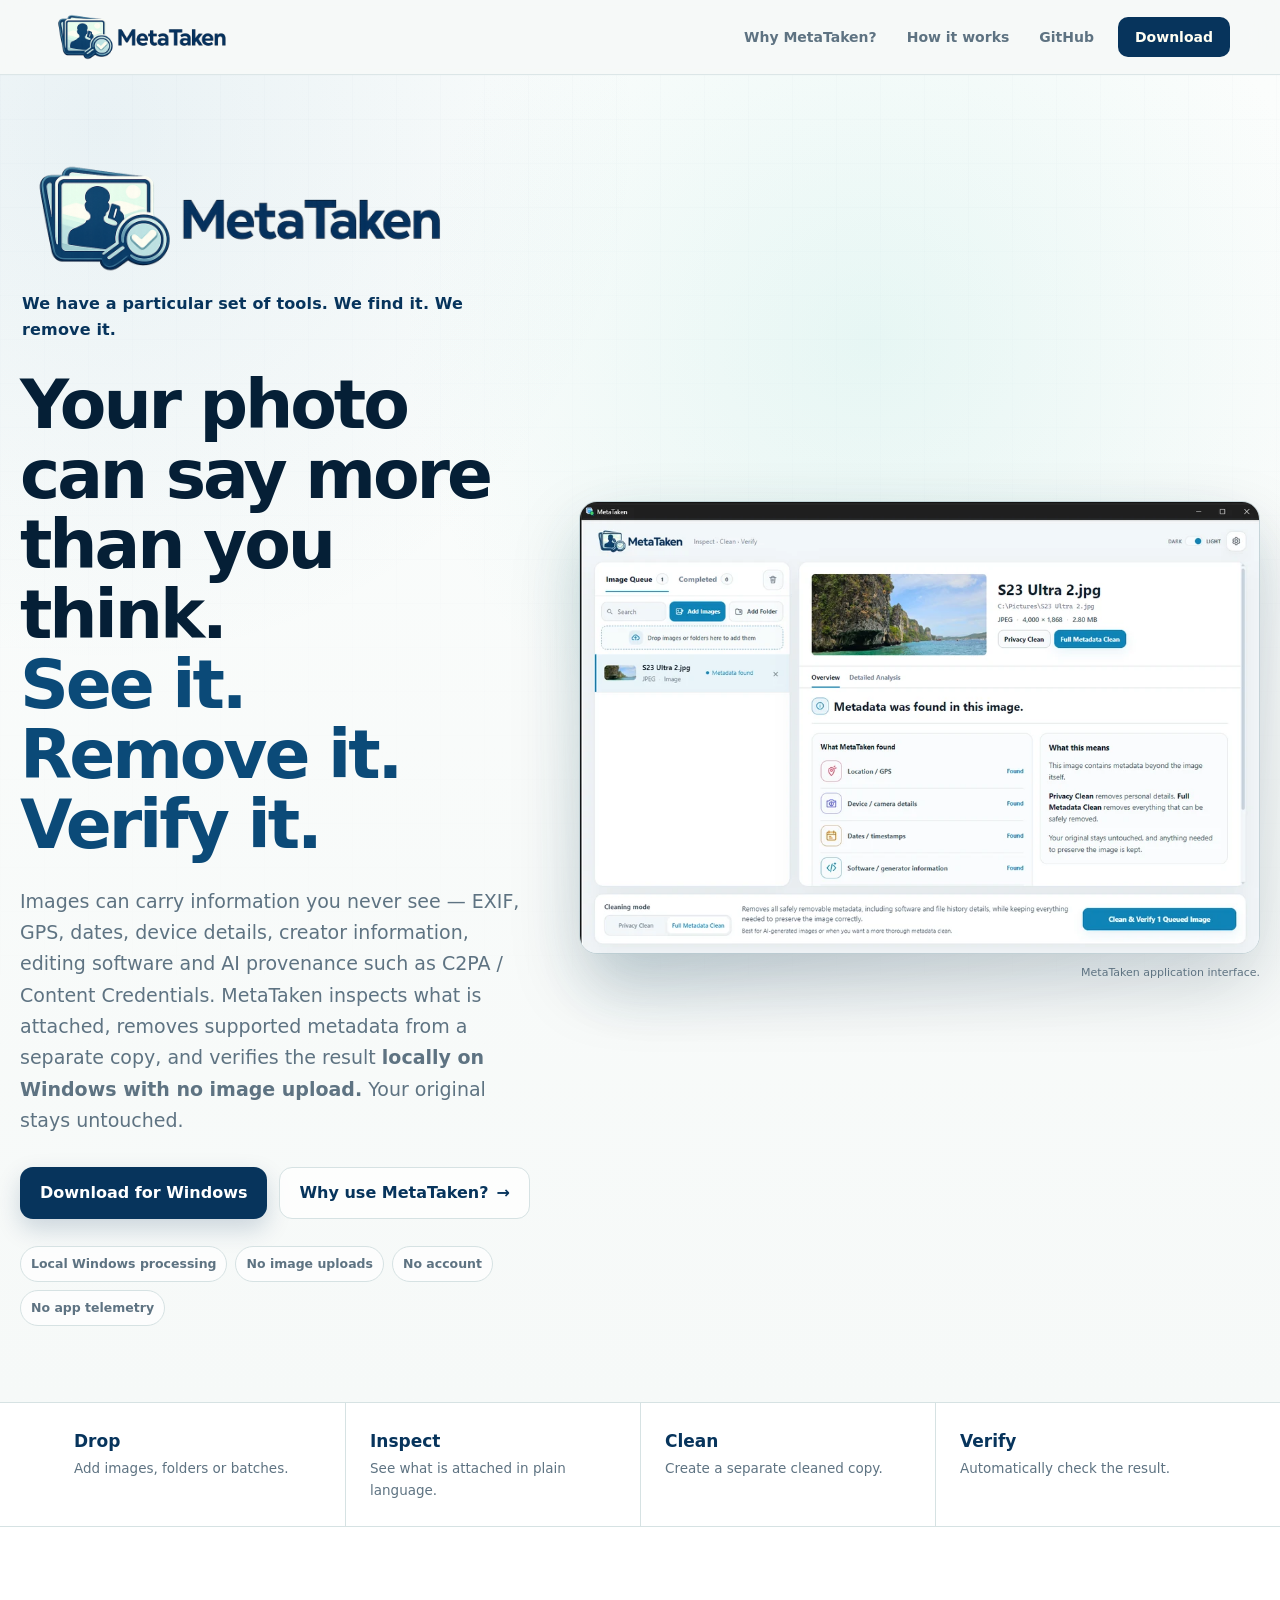
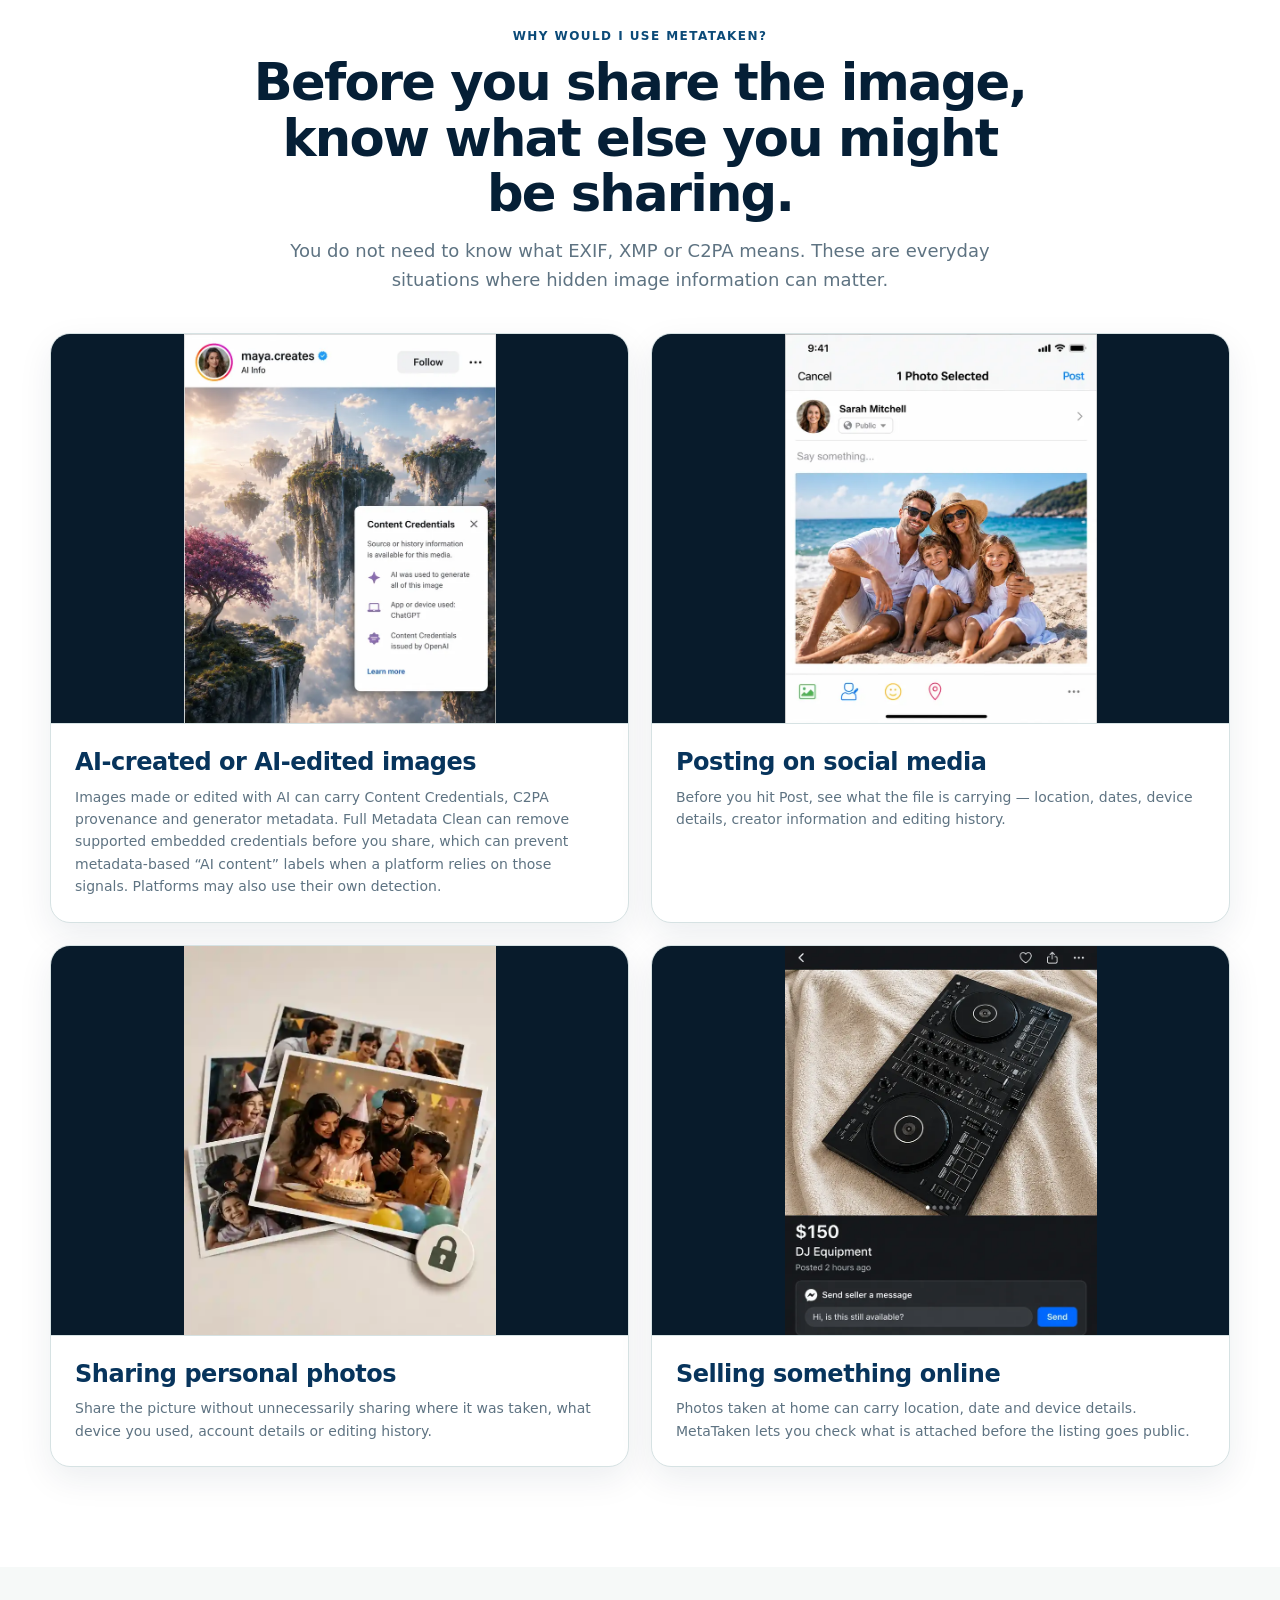
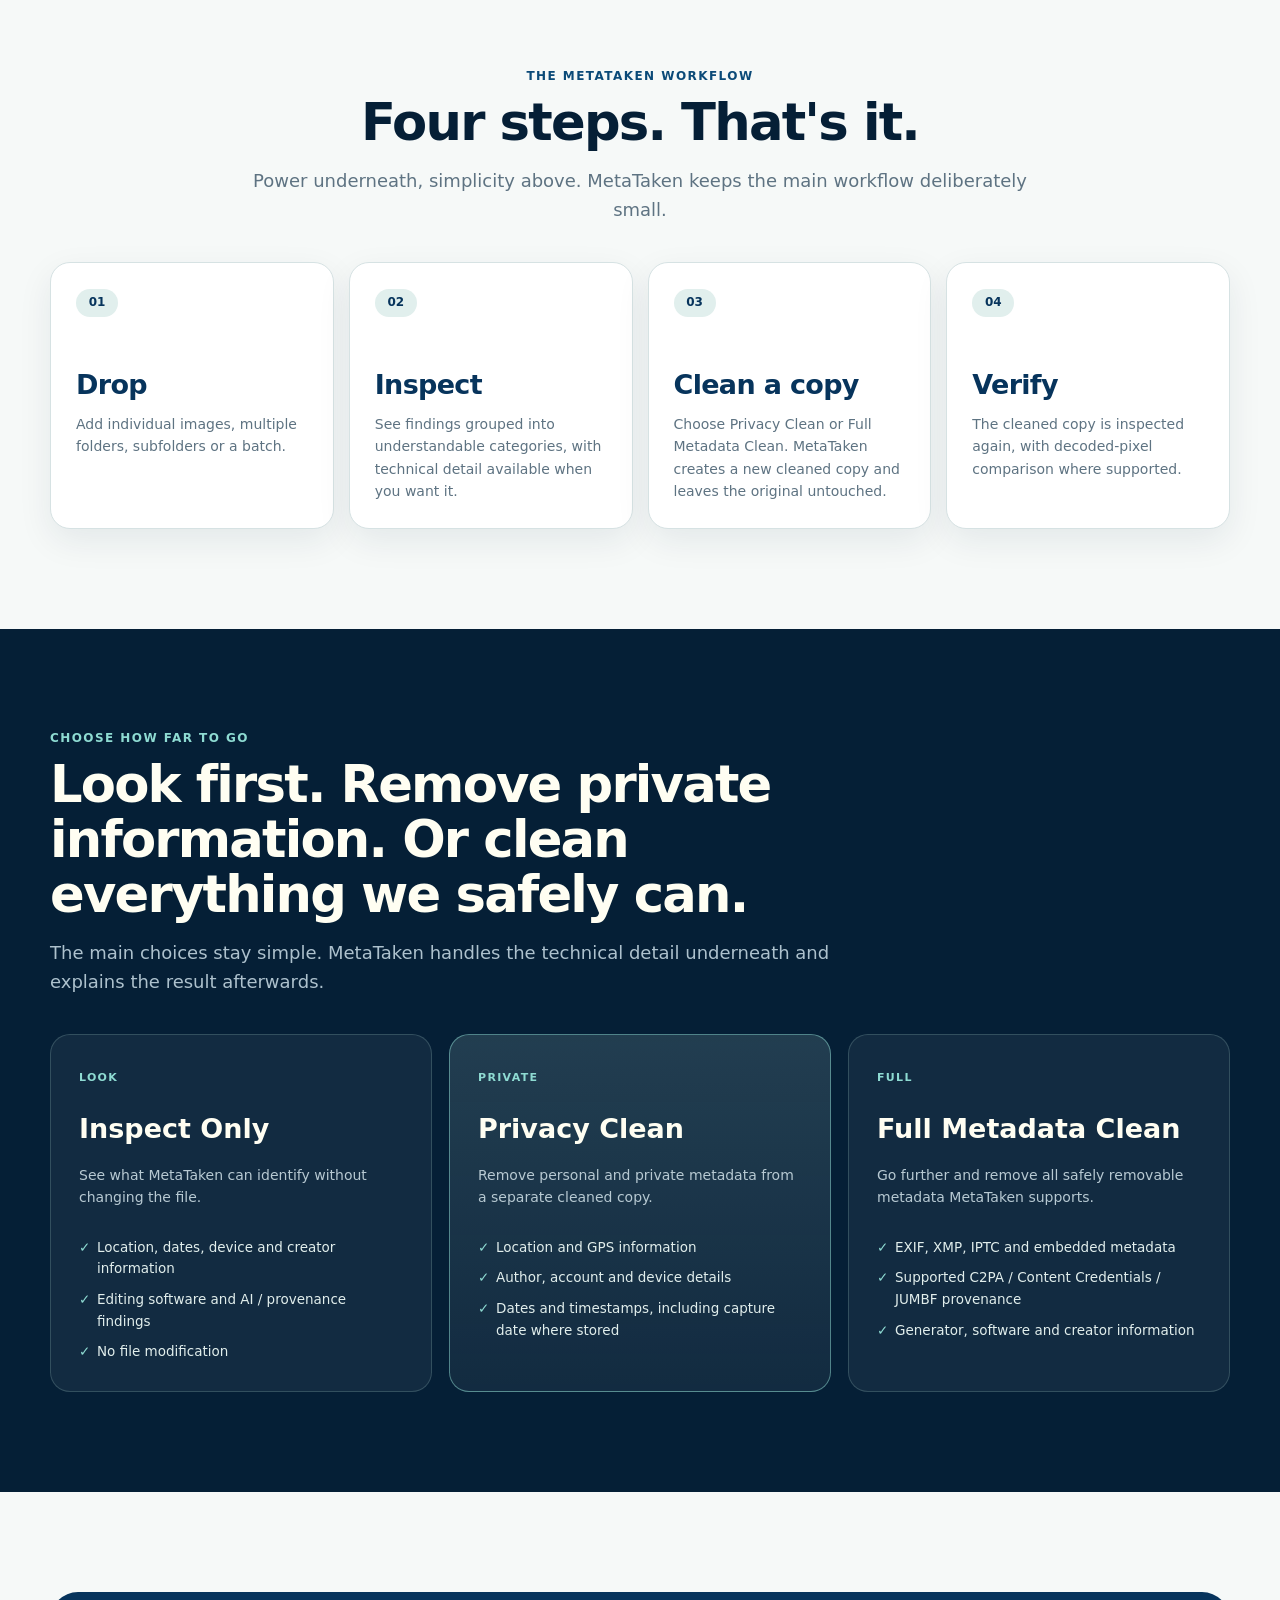
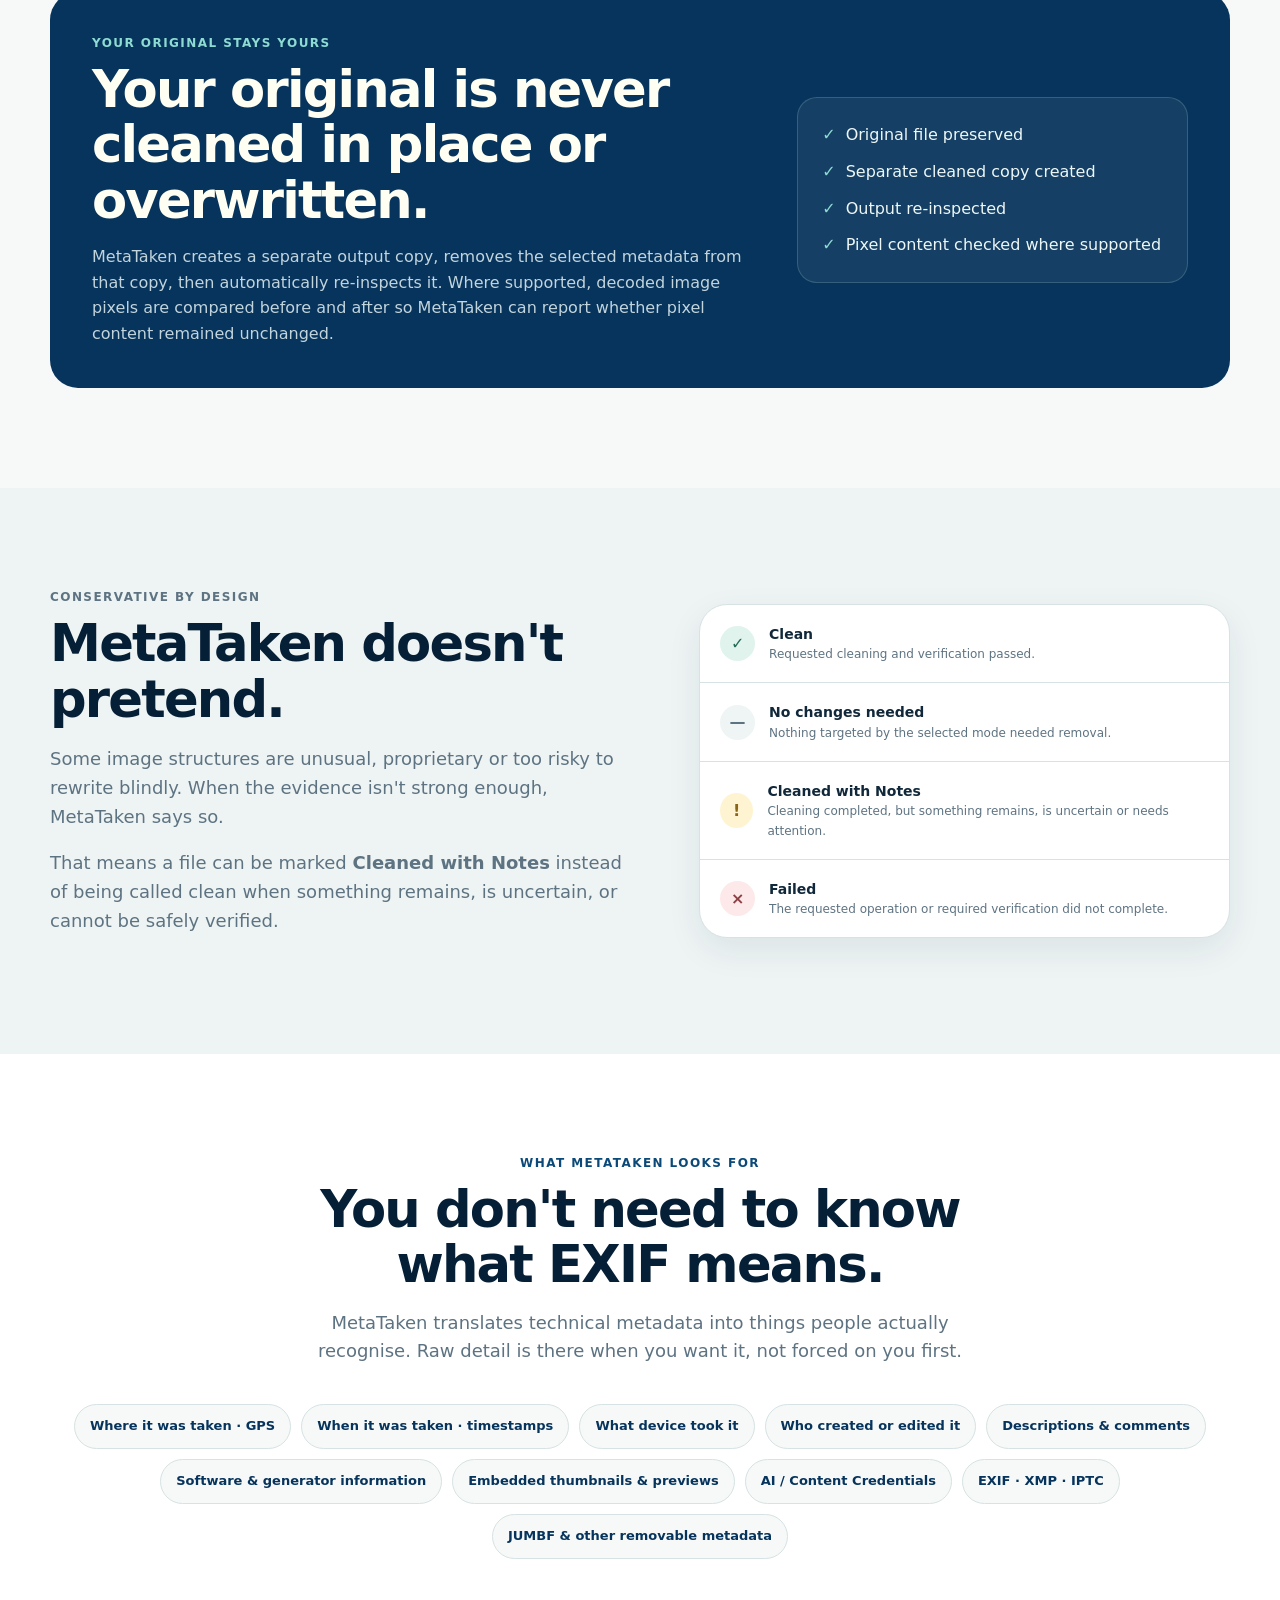
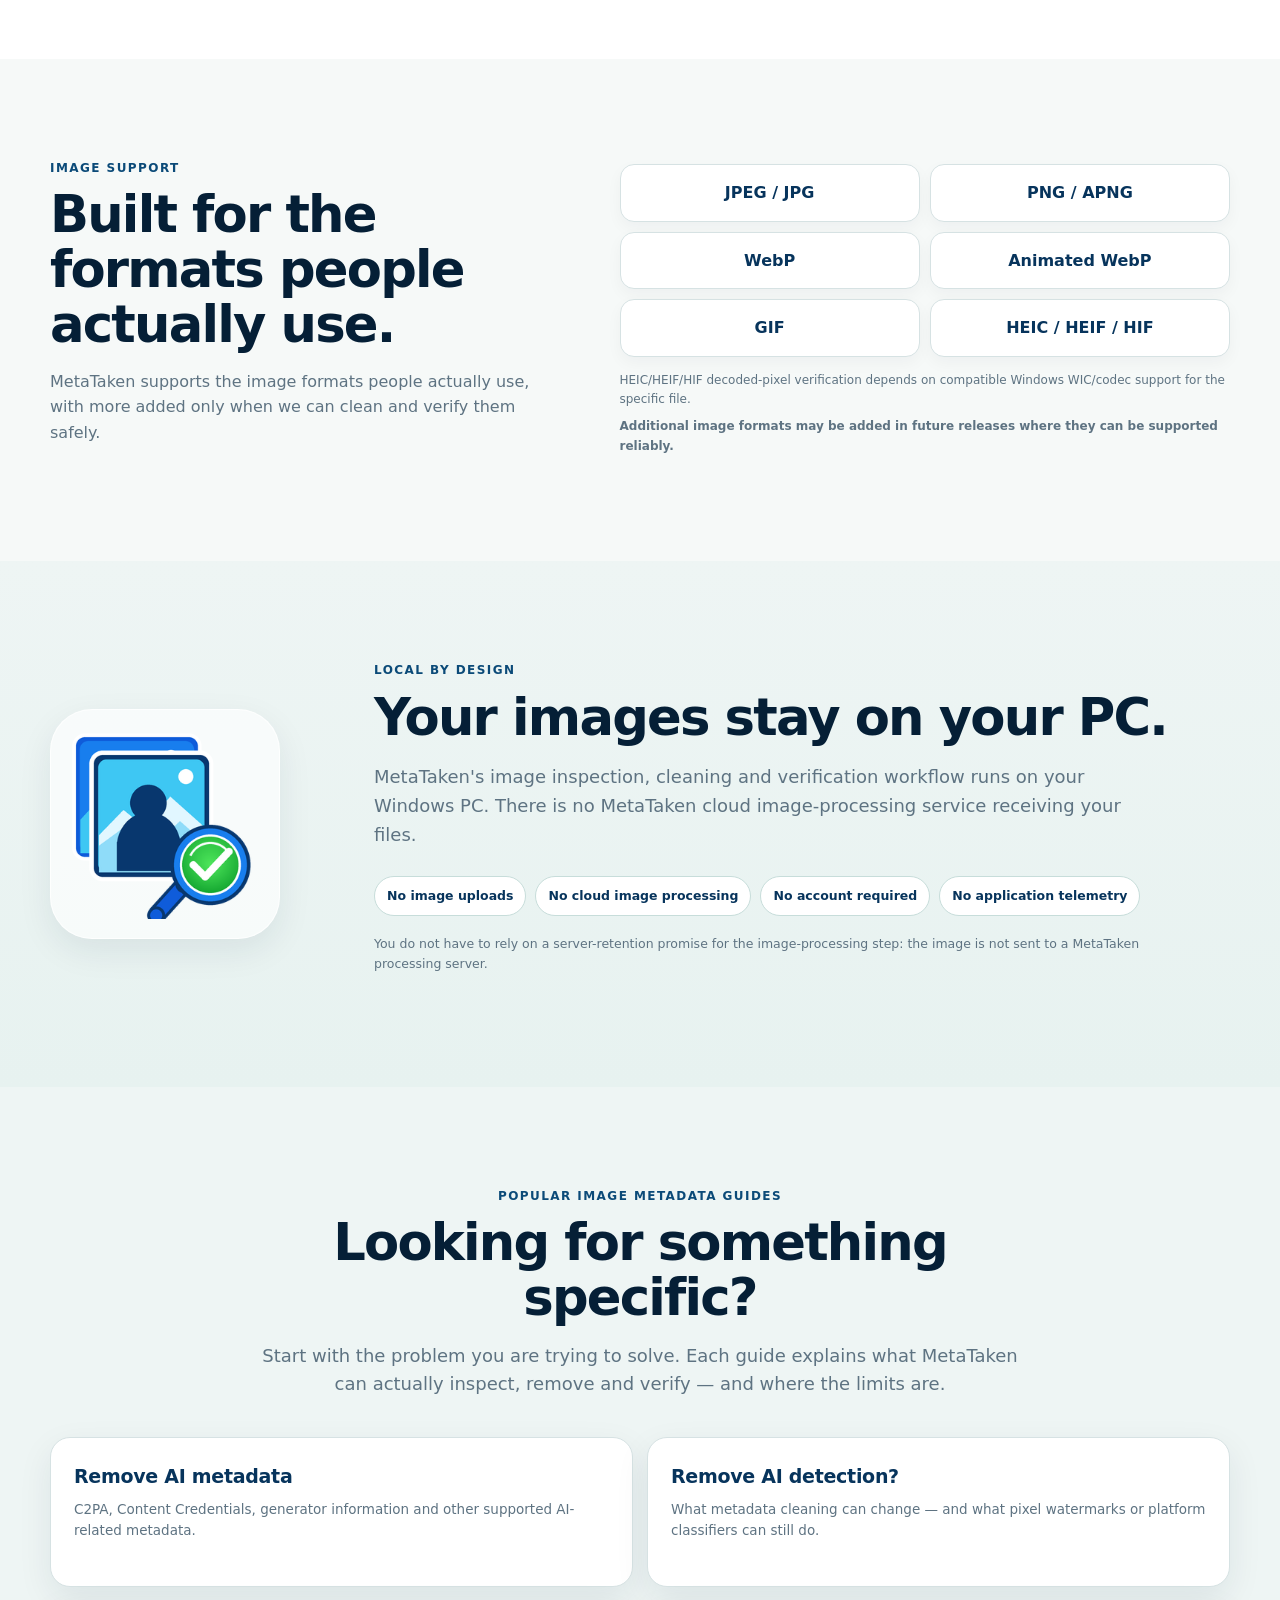
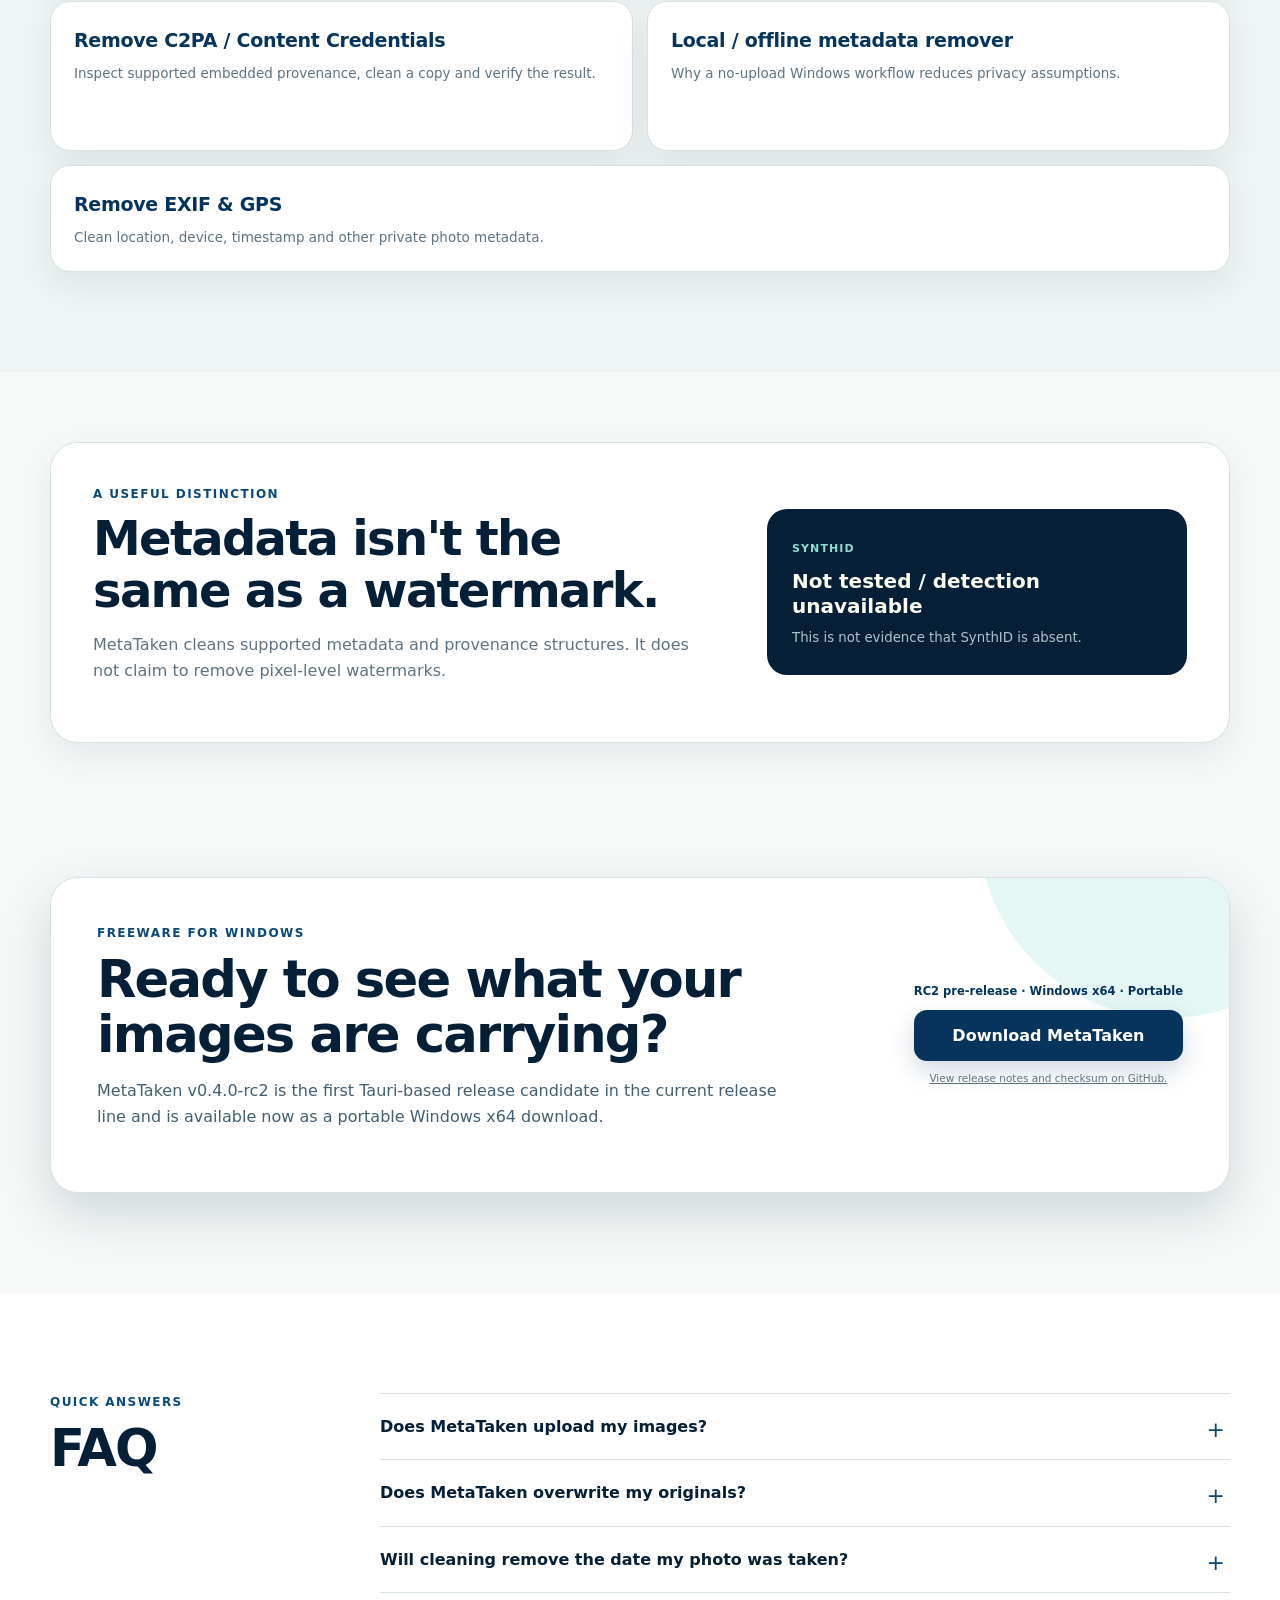
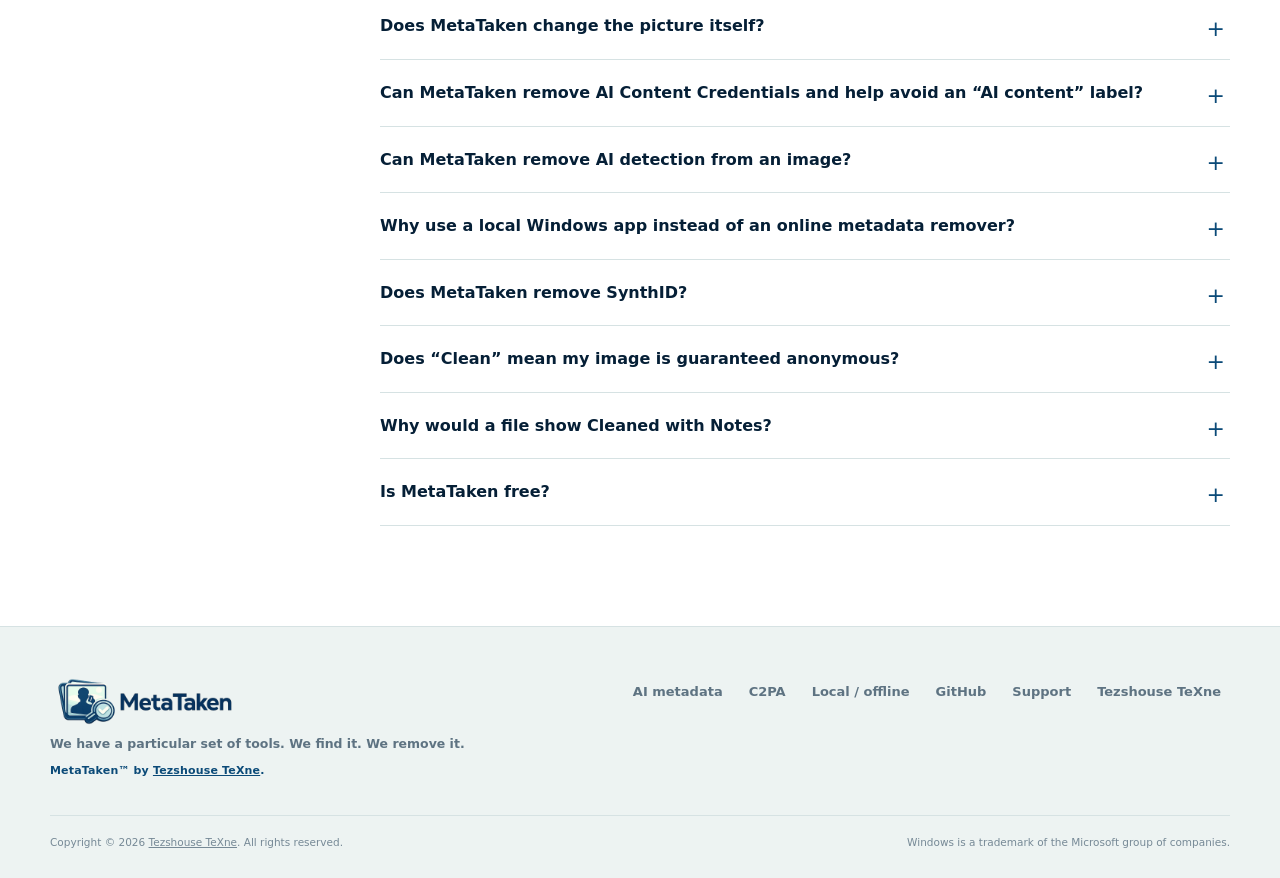
<file: index.html>
<!doctype html>
<html lang="en-AU">
<head>
  <meta charset="utf-8">
  <meta name="viewport" content="width=device-width, initial-scale=1">
  <meta name="color-scheme" content="light dark">
  <meta name="theme-color" media="(prefers-color-scheme: light)" content="#f7faf9">
  <meta name="theme-color" media="(prefers-color-scheme: dark)" content="#071827">
  <meta name="description" content="Inspect and remove EXIF, GPS, AI metadata and C2PA Content Credentials locally on Windows. No image uploads. Clean a copy, then verify what was removed.">
  <meta name="robots" content="index,follow,max-image-preview:large,max-snippet:-1">
  <meta name="application-name" content="MetaTaken">
  <meta name="author" content="Tezshouse TeXne">
  <title>MetaTaken™ — AI Metadata, EXIF &amp; C2PA Remover for Windows</title>

  <link rel="canonical" href="https://metataken.com/">
  <link rel="icon" type="image/png" href="assets/metataken-icon.png">
  <link rel="apple-touch-icon" href="assets/metataken-icon.png">

  <meta property="og:type" content="website">
  <meta property="og:site_name" content="MetaTaken">
  <meta property="og:locale" content="en_AU">
  <meta property="og:url" content="https://metataken.com/">
  <meta property="og:title" content="MetaTaken™ — Local AI &amp; Image Metadata Cleaner for Windows">
  <meta property="og:description" content="Inspect and remove EXIF, GPS, AI metadata and C2PA Content Credentials locally on Windows. No image uploads. Clean a copy, then verify the result.">
  <meta property="og:image" content="https://metataken.com/assets/metataken-app-light.webp">
  <meta property="og:image:width" content="1000">
  <meta property="og:image:height" content="665">
  <meta property="og:image:alt" content="MetaTaken for Windows showing image inspection results and metadata cleaning controls.">

  <meta name="twitter:card" content="summary_large_image">
  <meta name="twitter:title" content="MetaTaken™ — Local AI &amp; Image Metadata Cleaner for Windows">
  <meta name="twitter:description" content="Remove supported EXIF, GPS, AI metadata and C2PA Content Credentials locally on Windows, then verify the cleaned copy.">
  <meta name="twitter:image" content="https://metataken.com/assets/metataken-app-light.webp">
  <meta name="twitter:image:alt" content="MetaTaken for Windows showing image inspection results and metadata cleaning controls.">

  <script type="application/ld+json">
  {
    "@context": "https://schema.org",
    "@graph": [
      {
        "@type": "WebSite",
        "@id": "https://metataken.com/#website",
        "url": "https://metataken.com/",
        "name": "MetaTaken",
        "alternateName": "MetaTaken Image Metadata Cleaner",
        "publisher": {
          "@type": "Organization",
          "name": "Tezshouse TeXne",
          "url": "https://tezshousetexne.com/",
          "sameAs": "https://github.com/Tezshouse-TeXne"
        }
      },
      {
        "@type": "SoftwareApplication",
        "@id": "https://metataken.com/#software",
        "name": "MetaTaken",
        "url": "https://metataken.com/",
        "sameAs": "https://github.com/Tezshouse-TeXne/MetaTaken",
        "downloadUrl": "https://github.com/Tezshouse-TeXne/MetaTaken/releases/download/v0.4.0-rc2/MetaTaken-v0.4.0-rc2-portable.zip",
        "softwareVersion": "0.4.0-rc2",
        "operatingSystem": "Windows x64",
        "applicationCategory": "UtilitiesApplication",
        "description": "A local Windows utility that inspects EXIF, GPS, AI-related metadata and C2PA Content Credentials, removes supported metadata from a separate cleaned copy and verifies the result without intentionally altering image pixels.",
        "image": "https://metataken.com/assets/metataken-icon.png",
        "screenshot": "https://metataken.com/assets/metataken-app-light.webp",
        "isAccessibleForFree": true,
        "offers": {
          "@type": "Offer",
          "price": 0,
          "priceCurrency": "AUD"
        },
        "publisher": {
          "@type": "Organization",
          "name": "Tezshouse TeXne",
          "url": "https://tezshousetexne.com/",
          "sameAs": "https://github.com/Tezshouse-TeXne"
        }
      }
    ]
  }
  </script>

  <link rel="stylesheet" href="styles.css">
  <style>
    .use-case-grid {
      display: grid;
      grid-template-columns: repeat(2, minmax(0, 1fr));
      gap: 22px;
    }
    .use-case-card {
      min-width: 0;
      overflow: hidden;
      border: 1px solid var(--line);
      border-radius: var(--radius-lg);
      background: var(--surface);
      box-shadow: var(--shadow-soft);
      display: flex;
      flex-direction: column;
    }
    .use-case-media {
      display: grid;
      place-items: center;
      min-height: 330px;
      max-height: 390px;
      overflow: hidden;
      background: #081b2b;
      border-bottom: 1px solid var(--line);
    }
    .use-case-media img {
      width: 100%;
      height: 100%;
      max-height: 390px;
      object-fit: contain;
      display: block;
    }
    .use-case-copy { padding: 24px; }
    .use-case-copy h3 {
      margin: 0 0 9px;
      color: var(--navy);
      font-size: 24px;
      line-height: 1.2;
      letter-spacing: -.02em;
    }
    .use-case-copy p { margin: 0; color: var(--muted); font-size: 14px; }
    @media (max-width: 760px) {
      .use-case-grid { grid-template-columns: 1fr; gap: 18px; }
      .use-case-media { min-height: 0; max-height: none; }
      .use-case-media img { height: auto; max-height: none; }
      .use-case-copy { padding: 20px; }
      .use-case-copy h3 { font-size: 22px; }
    }
  </style>
</head>
<body>
  <a class="skip-link" href="#main">Skip to content</a>

  <header class="site-header">
    <div class="shell header-inner">
      <a class="brand" href="#top" aria-label="MetaTaken home">
        <picture>
          <source media="(prefers-color-scheme: dark)" srcset="assets/metataken-wordmark-dark.png">
          <img src="assets/metataken-wordmark-light.png" alt="MetaTaken" width="1000" height="280">
        </picture>
      </a>
      <nav class="nav" aria-label="Main navigation">
        <a href="#why">Why MetaTaken?</a>
        <a href="#how-it-works">How it works</a>
        <a class="github-link" href="https://github.com/Tezshouse-TeXne/MetaTaken/releases/tag/v0.4.0-rc2">GitHub</a>
        <a class="nav-cta" href="https://github.com/Tezshouse-TeXne/MetaTaken/releases/download/v0.4.0-rc2/MetaTaken-v0.4.0-rc2-portable.zip">Download</a>
      </nav>
    </div>
  </header>

  <main id="main">
    <section class="hero" id="top">
      <div class="shell hero-grid">
        <div class="hero-copy">
          <div class="hero-brand-lockup">
            <picture>
              <source media="(prefers-color-scheme: dark)" srcset="assets/metataken-wordmark-dark.png">
              <img class="hero-logo" src="assets/metataken-wordmark-light.png" alt="MetaTaken" width="1000" height="280">
            </picture>
            <p class="tagline">We have a particular set of tools. We find it. We remove it.</p>
          </div>

          <h1>Your photo can say more than you think.<br><span>See it. Remove it. Verify it.</span></h1>
          <p class="hero-intro">Images can carry information you never see — EXIF, GPS, dates, device details, creator information, editing software and AI provenance such as C2PA / Content Credentials. MetaTaken inspects what is attached, removes supported metadata from a separate copy, and verifies the result <strong>locally on Windows with no image upload.</strong> Your original stays untouched.</p>

          <div class="hero-actions">
            <a class="button button-primary" href="https://github.com/Tezshouse-TeXne/MetaTaken/releases/download/v0.4.0-rc2/MetaTaken-v0.4.0-rc2-portable.zip">Download for Windows</a>
            <a class="button button-secondary" href="#why">Why use MetaTaken? <span aria-hidden="true">→</span></a>
          </div>

          <div class="trust-row" aria-label="MetaTaken privacy and workflow highlights">
            <span>Local Windows processing</span>
            <span>No image uploads</span>
            <span>No account</span>
            <span>No app telemetry</span>
          </div>
        </div>

        <figure class="app-screenshot">
          <picture>
            <source media="(prefers-color-scheme: dark)" srcset="assets/metataken-app-dark.webp">
            <img src="assets/metataken-app-light.webp" alt="MetaTaken application showing image inspection results and Full Metadata Clean controls." width="1000" height="665" fetchpriority="high" decoding="async">
          </picture>
          <figcaption>MetaTaken application interface.</figcaption>
        </figure>
      </div>
    </section>

    <section class="quick-proof" aria-label="Core product principles">
      <div class="shell proof-grid">
        <div><strong>Drop</strong><span>Add images, folders or batches.</span></div>
        <div><strong>Inspect</strong><span>See what is attached in plain language.</span></div>
        <div><strong>Clean</strong><span>Create a separate cleaned copy.</span></div>
        <div><strong>Verify</strong><span>Automatically check the result.</span></div>
      </div>
    </section>

    <section class="section metadata-section" id="why">
      <div class="shell">
        <div class="section-heading centered">
          <p class="eyebrow">Why would I use MetaTaken?</p>
          <h2>Before you share the image, know what else you might be sharing.</h2>
          <p>You do not need to know what EXIF, XMP or C2PA means. These are everyday situations where hidden image information can matter.</p>
        </div>

        <div class="use-case-grid">
          <article class="use-case-card">
            <div class="use-case-media">
              <img src="assets/use-cases/ai-credentials.webp" alt="An AI-generated fantasy image in a social-style post with Content Credentials information." width="700" height="875" loading="lazy" decoding="async">
            </div>
            <div class="use-case-copy">
              <h3>AI-created or AI-edited images</h3>
              <p>Images made or edited with AI can carry Content Credentials, C2PA provenance and generator metadata. Full Metadata Clean can remove supported embedded credentials before you share, which can prevent metadata-based “AI content” labels when a platform relies on those signals. Platforms may also use their own detection.</p>
            </div>
          </article>

          <article class="use-case-card">
            <div class="use-case-media">
              <img src="assets/use-cases/posting-social.webp" alt="A social post composer with a family beach photo ready to post." width="700" height="875" loading="lazy" decoding="async">
            </div>
            <div class="use-case-copy">
              <h3>Posting on social media</h3>
              <p>Before you hit Post, see what the file is carrying — location, dates, device details, creator information and editing history.</p>
            </div>
          </article>

          <article class="use-case-card">
            <div class="use-case-media">
              <img src="assets/use-cases/sharing-personal.webp" alt="A stack of family birthday photos with a privacy lock icon." width="700" height="875" loading="lazy" decoding="async">
            </div>
            <div class="use-case-copy">
              <h3>Sharing personal photos</h3>
              <p>Share the picture without unnecessarily sharing where it was taken, what device you used, account details or editing history.</p>
            </div>
          </article>

          <article class="use-case-card">
            <div class="use-case-media">
              <img src="assets/use-cases/selling-online.webp" alt="A generic marketplace listing for DJ equipment priced at $150." width="700" height="875" loading="lazy" decoding="async">
            </div>
            <div class="use-case-copy">
              <h3>Selling something online</h3>
              <p>Photos taken at home can carry location, date and device details. MetaTaken lets you check what is attached before the listing goes public.</p>
            </div>
          </article>
        </div>
      </div>
    </section>

    <section class="section" id="how-it-works">
      <div class="shell">
        <div class="section-heading centered">
          <p class="eyebrow">The MetaTaken workflow</p>
          <h2>Four steps. That's it.</h2>
          <p>Power underneath, simplicity above. MetaTaken keeps the main workflow deliberately small.</p>
        </div>

        <div class="steps">
          <article class="step-card">
            <span class="step-number">01</span>
            <h3>Drop</h3>
            <p>Add individual images, multiple folders, subfolders or a batch.</p>
          </article>
          <article class="step-card">
            <span class="step-number">02</span>
            <h3>Inspect</h3>
            <p>See findings grouped into understandable categories, with technical detail available when you want it.</p>
          </article>
          <article class="step-card">
            <span class="step-number">03</span>
            <h3>Clean a copy</h3>
            <p>Choose Privacy Clean or Full Metadata Clean. MetaTaken creates a new cleaned copy and leaves the original untouched.</p>
          </article>
          <article class="step-card">
            <span class="step-number">04</span>
            <h3>Verify</h3>
            <p>The cleaned copy is inspected again, with decoded-pixel comparison where supported.</p>
          </article>
        </div>
      </div>
    </section>

    <section class="section modes-section">
      <div class="shell">
        <div class="section-heading">
          <p class="eyebrow">Choose how far to go</p>
          <h2>Look first. Remove private information. Or clean everything we safely can.</h2>
          <p>The main choices stay simple. MetaTaken handles the technical detail underneath and explains the result afterwards.</p>
        </div>

        <div class="mode-cards">
          <article class="mode-card">
            <span class="mode-kicker">LOOK</span>
            <h3>Inspect Only</h3>
            <p>See what MetaTaken can identify without changing the file.</p>
            <ul>
              <li>Location, dates, device and creator information</li>
              <li>Editing software and AI / provenance findings</li>
              <li>No file modification</li>
            </ul>
          </article>
          <article class="mode-card featured">
            <span class="mode-kicker">PRIVATE</span>
            <h3>Privacy Clean</h3>
            <p>Remove personal and private metadata from a separate cleaned copy.</p>
            <ul>
              <li>Location and GPS information</li>
              <li>Author, account and device details</li>
              <li>Dates and timestamps, including capture date where stored</li>
            </ul>
          </article>
          <article class="mode-card">
            <span class="mode-kicker">FULL</span>
            <h3>Full Metadata Clean</h3>
            <p>Go further and remove all safely removable metadata MetaTaken supports.</p>
            <ul>
              <li>EXIF, XMP, IPTC and embedded metadata</li>
              <li>Supported C2PA / Content Credentials / JUMBF provenance</li>
              <li>Generator, software and creator information</li>
            </ul>
          </article>
        </div>
      </div>
    </section>

    <section class="section verification-section">
      <div class="shell">
        <div class="verification-card verification-card-wide">
          <div class="verification-copy">
            <p class="eyebrow">Your original stays yours</p>
            <h2>Your original is never cleaned in place or overwritten.</h2>
            <p>MetaTaken creates a separate output copy, removes the selected metadata from that copy, then automatically re-inspects it. Where supported, decoded image pixels are compared before and after so MetaTaken can report whether pixel content remained unchanged.</p>
          </div>
          <div class="verify-points" aria-label="Cleaning and verification guarantees">
            <span><b>✓</b> Original file preserved</span>
            <span><b>✓</b> Separate cleaned copy created</span>
            <span><b>✓</b> Output re-inspected</span>
            <span><b>✓</b> Pixel content checked where supported</span>
          </div>
        </div>
      </div>
    </section>

    <section class="section honesty-section">
      <div class="shell honesty-grid">
        <div>
          <p class="eyebrow">Conservative by design</p>
          <h2>MetaTaken doesn't pretend.</h2>
          <p class="lead">Some image structures are unusual, proprietary or too risky to rewrite blindly. When the evidence isn't strong enough, MetaTaken says so.</p>
          <p class="lead">That means a file can be marked <strong>Cleaned with Notes</strong> instead of being called clean when something remains, is uncertain, or cannot be safely verified.</p>
        </div>
        <div class="status-board">
          <div class="status-line status-clean"><span>✓</span><div><strong>Clean</strong><small>Requested cleaning and verification passed.</small></div></div>
          <div class="status-line status-none"><span>—</span><div><strong>No changes needed</strong><small>Nothing targeted by the selected mode needed removal.</small></div></div>
          <div class="status-line status-review-line"><span>!</span><div><strong>Cleaned with Notes</strong><small>Cleaning completed, but something remains, is uncertain or needs attention.</small></div></div>
          <div class="status-line status-failed"><span>×</span><div><strong>Failed</strong><small>The requested operation or required verification did not complete.</small></div></div>
        </div>
      </div>
    </section>

    <section class="section metadata-section">
      <div class="shell">
        <div class="section-heading centered narrow">
          <p class="eyebrow">What MetaTaken looks for</p>
          <h2>You don't need to know what EXIF means.</h2>
          <p>MetaTaken translates technical metadata into things people actually recognise. Raw detail is there when you want it, not forced on you first.</p>
        </div>
        <div class="chip-grid" aria-label="Metadata categories">
          <span>Where it was taken · GPS</span>
          <span>When it was taken · timestamps</span>
          <span>What device took it</span>
          <span>Who created or edited it</span>
          <span>Descriptions & comments</span>
          <span>Software & generator information</span>
          <span>Embedded thumbnails & previews</span>
          <span>AI / Content Credentials</span>
          <span>EXIF · XMP · IPTC</span>
          <span>JUMBF & other removable metadata</span>
        </div>
      </div>
    </section>

    <section class="section formats-section">
      <div class="shell formats-grid">
        <div>
          <p class="eyebrow">Image support</p>
          <h2>Built for the formats people actually use.</h2>
          <p>MetaTaken supports the image formats people actually use, with more added only when we can clean and verify them safely.</p>
        </div>
        <div>
          <div class="format-chips">
            <span>JPEG / JPG</span>
            <span>PNG / APNG</span>
            <span>WebP</span>
            <span>Animated WebP</span>
            <span>GIF</span>
            <span>HEIC / HEIF / HIF</span>
          </div>
          <p class="format-note">HEIC/HEIF/HIF decoded-pixel verification depends on compatible Windows WIC/codec support for the specific file.</p>
          <p class="format-note format-note-future">Additional image formats may be added in future releases where they can be supported reliably.</p>
        </div>
      </div>
    </section>

    <section class="section privacy-section" id="privacy">
      <div class="shell privacy-grid">
        <div class="privacy-icon" aria-hidden="true">
          <img src="assets/metataken-icon.png" alt="" width="256" height="256" loading="lazy" decoding="async">
        </div>
        <div>
          <p class="eyebrow">Local by design</p>
          <h2>Your images stay on your PC.</h2>
          <p class="lead">MetaTaken's image inspection, cleaning and verification workflow runs on your Windows PC. There is no MetaTaken cloud image-processing service receiving your files.</p>
          <div class="privacy-points">
            <span>No image uploads</span>
            <span>No cloud image processing</span>
            <span>No account required</span>
            <span>No application telemetry</span>
          </div>
          <p class="privacy-note">You do not have to rely on a server-retention promise for the image-processing step: the image is not sent to a MetaTaken processing server.</p>
        </div>
      </div>
    </section>


    <section class="section guide-links-section" aria-labelledby="guides-title">
      <div class="shell">
        <div class="section-heading centered">
          <p class="eyebrow">Popular image metadata guides</p>
          <h2 id="guides-title">Looking for something specific?</h2>
          <p>Start with the problem you are trying to solve. Each guide explains what MetaTaken can actually inspect, remove and verify — and where the limits are.</p>
        </div>
        <div class="guide-link-grid">
          <a href="/remove-ai-metadata/"><strong>Remove AI metadata</strong><span>C2PA, Content Credentials, generator information and other supported AI-related metadata.</span></a>
          <a href="/remove-ai-detection-from-image/"><strong>Remove AI detection?</strong><span>What metadata cleaning can change — and what pixel watermarks or platform classifiers can still do.</span></a>
          <a href="/remove-c2pa-content-credentials/"><strong>Remove C2PA / Content Credentials</strong><span>Inspect supported embedded provenance, clean a copy and verify the result.</span></a>
          <a href="/offline-image-metadata-remover/"><strong>Local / offline metadata remover</strong><span>Why a no-upload Windows workflow reduces privacy assumptions.</span></a>
          <a href="/remove-exif-gps-metadata/"><strong>Remove EXIF &amp; GPS</strong><span>Clean location, device, timestamp and other private photo metadata.</span></a>
        </div>
      </div>
    </section>

    <section class="section watermark-section">
      <div class="shell watermark-card">
        <div>
          <p class="eyebrow">A useful distinction</p>
          <h2>Metadata isn't the same as a watermark.</h2>
          <p>MetaTaken cleans supported metadata and provenance structures. It does not claim to remove pixel-level watermarks.</p>
        </div>
        <div class="synthid-card">
          <span>SynthID</span>
          <strong>Not tested / detection unavailable</strong>
          <small>This is not evidence that SynthID is absent.</small>
        </div>
      </div>
    </section>

    <section class="section download-section" id="download">
      <div class="shell download-card">
        <div>
          <p class="eyebrow">Freeware for Windows</p>
          <h2>Ready to see what your images are carrying?</h2>
          <p>MetaTaken v0.4.0-rc2 is the first Tauri-based release candidate in the current release line and is available now as a portable Windows x64 download.</p>
        </div>
        <div class="download-actions">
          <span class="release-badge">RC2 pre-release · Windows x64 · Portable</span>
          <a class="button button-primary" href="https://github.com/Tezshouse-TeXne/MetaTaken/releases/download/v0.4.0-rc2/MetaTaken-v0.4.0-rc2-portable.zip">Download MetaTaken</a>
          <small><a href="https://github.com/Tezshouse-TeXne/MetaTaken/releases/tag/v0.4.0-rc2">View release notes and checksum on GitHub.</a></small>
        </div>
      </div>
    </section>

    <section class="section faq-section">
      <div class="shell faq-grid">
        <div class="section-heading">
          <p class="eyebrow">Quick answers</p>
          <h2>FAQ</h2>
        </div>
        <div class="faq-list">
          <details>
            <summary>Does MetaTaken upload my images?</summary>
            <p>No. The desktop image-processing workflow is designed to inspect, clean and verify supported images locally on your computer, with no cloud image-processing path.</p>
          </details>
          <details>
            <summary>Does MetaTaken overwrite my originals?</summary>
            <p>No. MetaTaken never cleans an image in place or overwrites your original. Cleaning creates a separate output copy, and an existing cleaned output is not silently overwritten.</p>
          </details>
          <details>
            <summary>Will cleaning remove the date my photo was taken?</summary>
            <p>It can. Privacy Clean targets timestamps, and Full Metadata Clean removes supported metadata more broadly. That can include the photo's capture date where it is stored as removable metadata. Your original is never overwritten, so the original file keeps its original metadata.</p>
          </details>
          <details>
            <summary>Does MetaTaken change the picture itself?</summary>
            <p>MetaTaken changes metadata structures in the cleaned copy, but it does not intentionally alter image pixels. After cleaning, decoded pixel content is compared where supported and the result is reported rather than assumed.</p>
          </details>
          <details>
            <summary>Can MetaTaken remove AI Content Credentials and help avoid an “AI content” label?</summary>
            <p>Yes, Full Metadata Clean targets supported C2PA / Content Credentials / JUMBF provenance and generator metadata. When a platform applies a label from those embedded credentials, removing them can prevent that metadata-based label from following the cleaned file. Platforms may also use independent detection methods, so MetaTaken cannot guarantee how every service will classify every upload.</p>
          </details>
          <details>
            <summary>Can MetaTaken remove AI detection from an image?</summary>
            <p>MetaTaken can remove supported file-level AI provenance and metadata signals such as C2PA / Content Credentials, JUMBF and generator metadata. It cannot guarantee what an independent platform classifier will decide, and it does not claim to remove pixel-level watermarking such as SynthID. <a href="/remove-ai-detection-from-image/">See the full explanation.</a></p>
          </details>
          <details>
            <summary>Why use a local Windows app instead of an online metadata remover?</summary>
            <p>MetaTaken's image-processing workflow runs on your PC, so there is no MetaTaken cloud image-processing service receiving the file. Some web tools also process locally in-browser, while others upload files; MetaTaken deliberately uses a desktop workflow with no image upload, no account and no app telemetry. <a href="/offline-image-metadata-remover/">Read about local processing.</a></p>
          </details>
          <details>
            <summary>Does MetaTaken remove SynthID?</summary>
            <p>No claim is made about removing pixel-level watermarking such as SynthID. Current SynthID status is: Not tested / detection unavailable.</p>
          </details>
          <details>
            <summary>Does “Clean” mean my image is guaranteed anonymous?</summary>
            <p>No. MetaTaken reports what it can detect, remove and verify. It deliberately uses Cleaned with Notes, Failed, Unsupported or uncertain outcomes when stronger claims are not justified.</p>
          </details>
          <details>
            <summary>Why would a file show Cleaned with Notes?</summary>
            <p>Cleaned with Notes means cleaning completed, but something remains, is uncertain, is structurally protected, or could not be safely handled or verified. MetaTaken prefers that over a false Clean result.</p>
          </details>
          <details>
            <summary>Is MetaTaken free?</summary>
            <p>Yes. MetaTaken for Windows is proprietary freeware: free to download and use.</p>
          </details>
        </div>
      </div>
    </section>
  </main>

  <footer class="site-footer">
    <div class="shell footer-main">
      <div class="footer-brand">
        <picture>
          <source media="(prefers-color-scheme: dark)" srcset="assets/metataken-wordmark-dark.png">
          <img src="assets/metataken-wordmark-light.png" alt="MetaTaken" width="1000" height="280" loading="lazy" decoding="async">
        </picture>
        <p>We have a particular set of tools. We find it. We remove it.</p>
        <p class="footer-parent-brand">MetaTaken™ by <a href="https://tezshousetexne.com/">Tezshouse TeXne</a>.</p>
      </div>
      <div class="footer-links">
        <a href="/remove-ai-metadata/">AI metadata</a>
        <a href="/remove-c2pa-content-credentials/">C2PA</a>
        <a href="/offline-image-metadata-remover/">Local / offline</a>
        <a href="https://github.com/Tezshouse-TeXne/MetaTaken/releases/tag/v0.4.0-rc2">GitHub</a>
        <a href="mailto:support@metataken.com">Support</a>
        <a href="https://tezshousetexne.com/">Tezshouse TeXne</a>
      </div>
    </div>
    <div class="shell footer-legal">
      <p>Copyright © 2026 <a href="https://tezshousetexne.com/">Tezshouse TeXne</a>. All rights reserved.</p>
      <p>Windows is a trademark of the Microsoft group of companies.</p>
    </div>
    <span id="github" class="anchor-target" aria-hidden="true"></span>
  </footer>
</body>
</html>
</file>
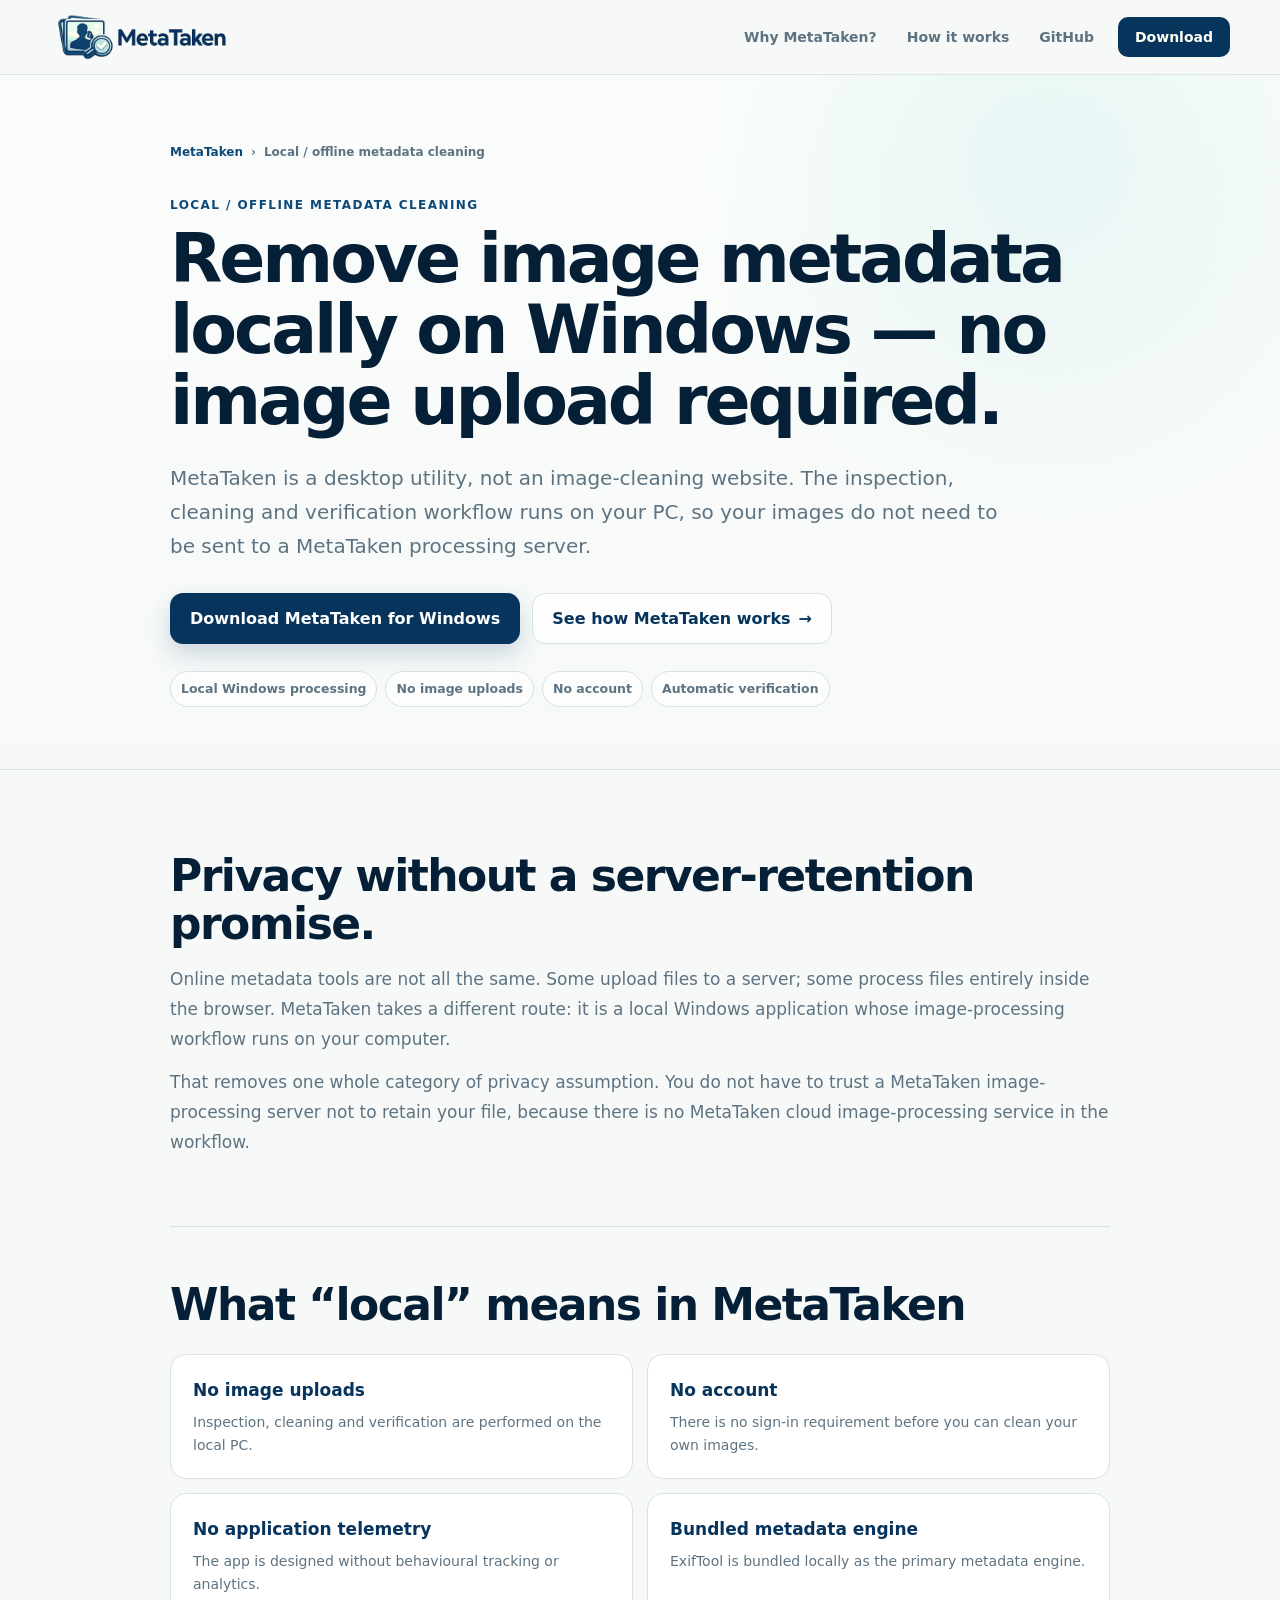
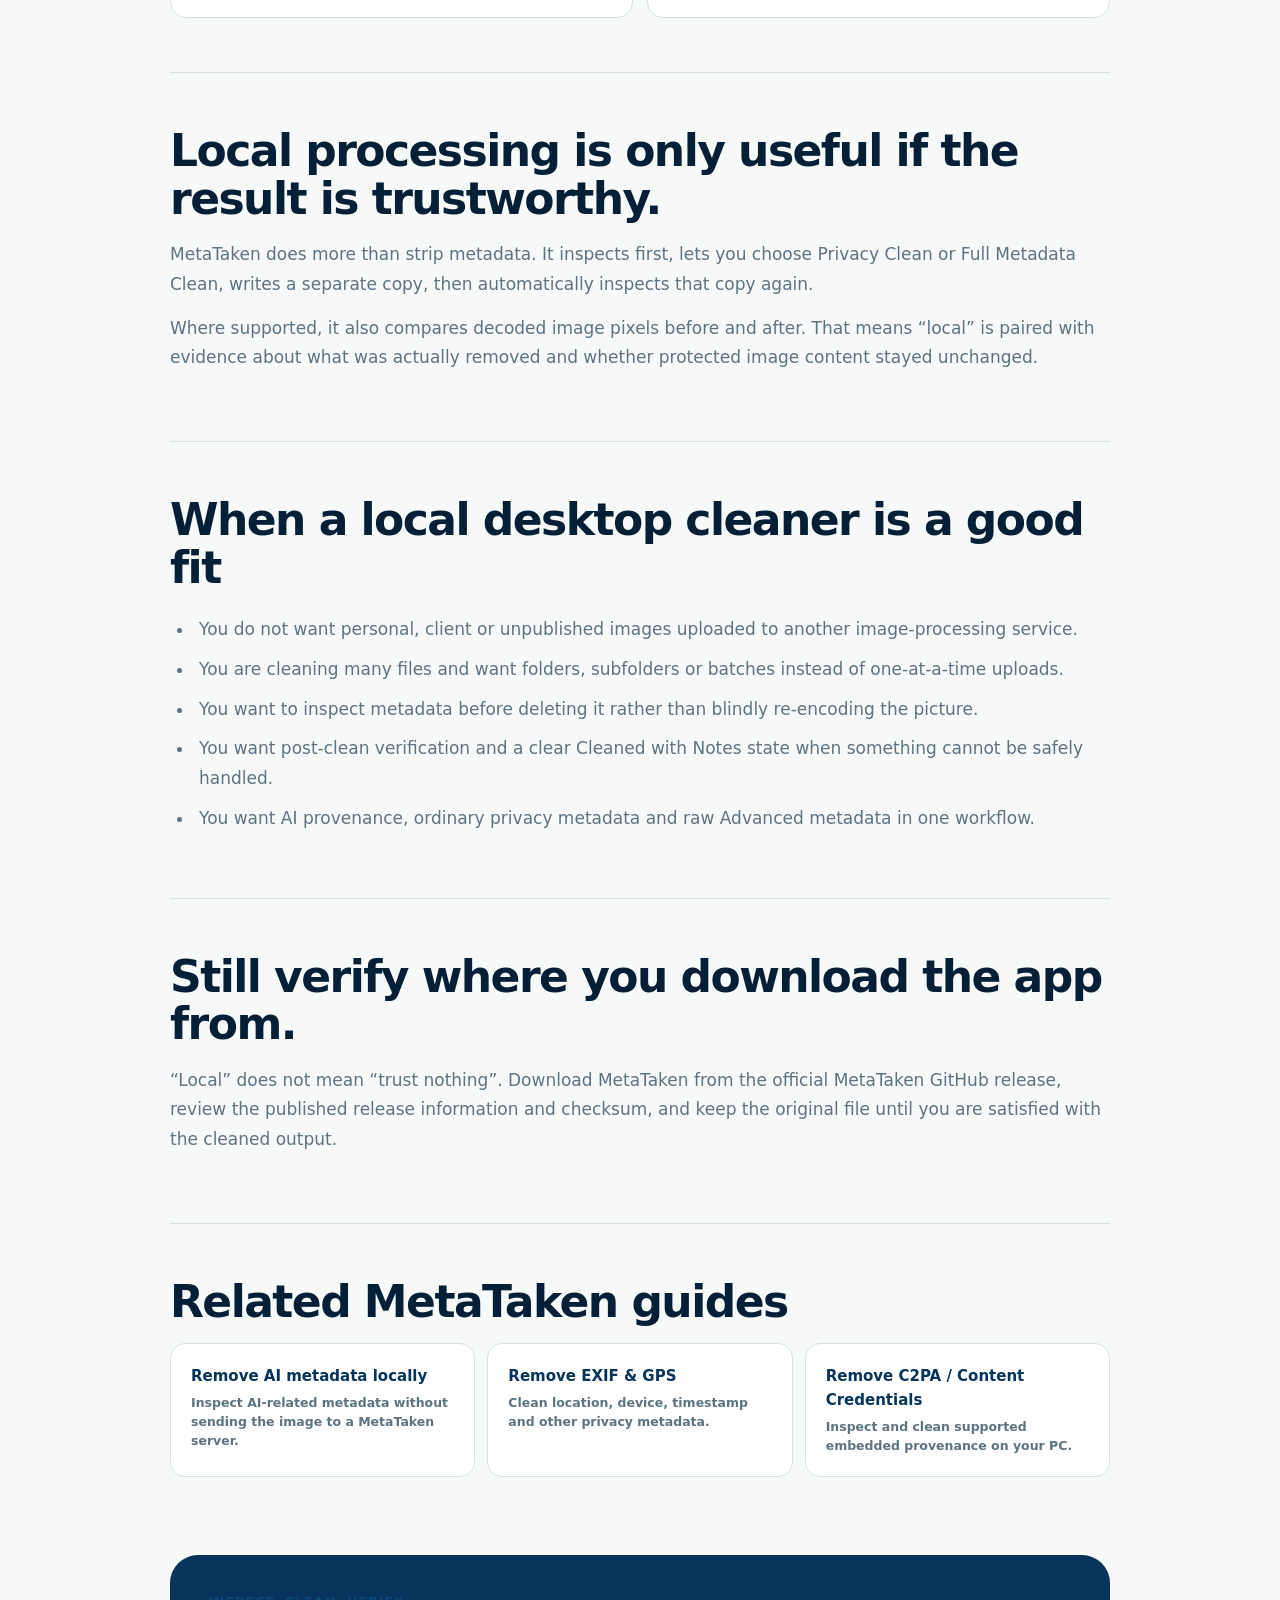
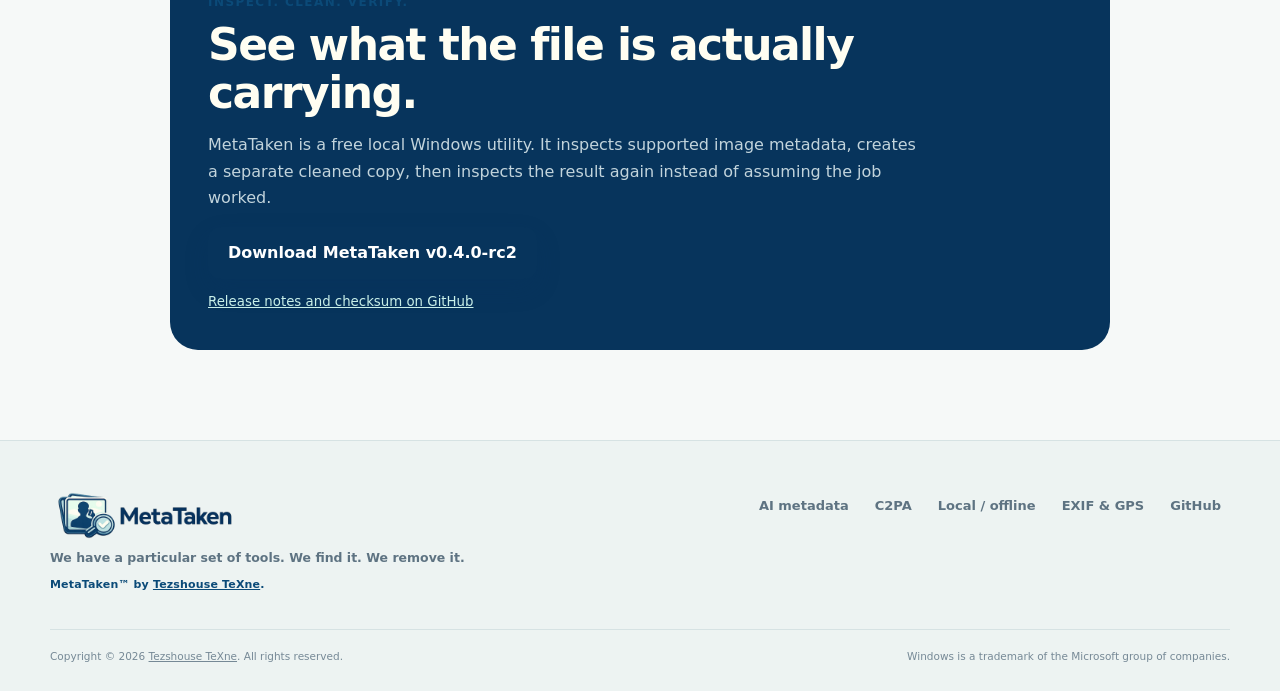
<file: offline-image-metadata-remover/index.html>
<!doctype html>
<html lang="en-AU">
<head>
  <meta charset="utf-8">
  <meta name="viewport" content="width=device-width, initial-scale=1">
  <meta name="color-scheme" content="light dark">
  <meta name="theme-color" media="(prefers-color-scheme: light)" content="#f7faf9">
  <meta name="theme-color" media="(prefers-color-scheme: dark)" content="#071827">
  <meta name="description" content="Remove image metadata locally on Windows with no cloud image processing, no account and no app telemetry. Inspect, clean a copy and verify the result.">
  <meta name="robots" content="index,follow,max-image-preview:large,max-snippet:-1">
  <meta name="author" content="Tezshouse TeXne">
  <title>Offline Image Metadata Remover for Windows — No Upload | MetaTaken</title>
  <link rel="canonical" href="https://metataken.com/offline-image-metadata-remover/">
  <link rel="icon" type="image/png" href="../assets/metataken-icon.png">
  <link rel="apple-touch-icon" href="../assets/metataken-icon.png">

  <meta property="og:type" content="article">
  <meta property="og:site_name" content="MetaTaken">
  <meta property="og:locale" content="en_AU">
  <meta property="og:url" content="https://metataken.com/offline-image-metadata-remover/">
  <meta property="og:title" content="Offline Image Metadata Remover for Windows — No Upload | MetaTaken">
  <meta property="og:description" content="Remove image metadata locally on Windows with no cloud image processing, no account and no app telemetry. Inspect, clean a copy and verify the result.">
  <meta property="og:image" content="https://metataken.com/assets/metataken-app-light.webp">
  <meta property="og:image:alt" content="MetaTaken for Windows showing image metadata inspection, cleaning and verification.">

  <meta name="twitter:card" content="summary_large_image">
  <meta name="twitter:title" content="Offline Image Metadata Remover for Windows — No Upload | MetaTaken">
  <meta name="twitter:description" content="Remove image metadata locally on Windows with no cloud image processing, no account and no app telemetry. Inspect, clean a copy and verify the result.">
  <meta name="twitter:image" content="https://metataken.com/assets/metataken-app-light.webp">

  <script type="application/ld+json">
  {
    "@context": "https://schema.org",
    "@graph": [
      {
        "@type": "Article",
        "@id": "https://metataken.com/offline-image-metadata-remover/#article",
        "headline": "Remove image metadata locally on Windows — no image upload required.",
        "description": "Remove image metadata locally on Windows with no cloud image processing, no account and no app telemetry. Inspect, clean a copy and verify the result.",
        "dateModified": "2026-09-27",
        "mainEntityOfPage": "https://metataken.com/offline-image-metadata-remover/",
        "author": {
          "@type": "Organization",
          "name": "Tezshouse TeXne",
          "url": "https://tezshousetexne.com/"
        },
        "publisher": {
          "@type": "Organization",
          "name": "Tezshouse TeXne",
          "url": "https://tezshousetexne.com/"
        }
      },
      {
        "@type": "BreadcrumbList",
        "@id": "https://metataken.com/offline-image-metadata-remover/#breadcrumb",
        "itemListElement": [
          {"@type":"ListItem","position":1,"name":"MetaTaken","item":"https://metataken.com/"},
          {"@type":"ListItem","position":2,"name":"Remove image metadata locally on Windows — no image upload required.","item":"https://metataken.com/offline-image-metadata-remover/"}
        ]
      }
    ]
  }
  </script>
  <link rel="stylesheet" href="../styles.css">
</head>
<body>
  <a class="skip-link" href="#main">Skip to content</a>

  <header class="site-header">
    <div class="shell header-inner">
      <a class="brand" href="/" aria-label="MetaTaken home">
        <picture>
          <source media="(prefers-color-scheme: dark)" srcset="../assets/metataken-wordmark-dark.png">
          <img src="../assets/metataken-wordmark-light.png" alt="MetaTaken" width="1000" height="280">
        </picture>
      </a>
      <nav class="nav" aria-label="Main navigation">
        <a href="/#why">Why MetaTaken?</a>
        <a href="/#how-it-works">How it works</a>
        <a class="github-link" href="https://github.com/Tezshouse-TeXne/MetaTaken/releases/tag/v0.4.0-rc2">GitHub</a>
        <a class="nav-cta" href="https://github.com/Tezshouse-TeXne/MetaTaken/releases/download/v0.4.0-rc2/MetaTaken-v0.4.0-rc2-portable.zip">Download</a>
      </nav>
    </div>
  </header>

  <main id="main">
    <section class="guide-hero">
      <div class="shell guide-shell">
        <nav class="guide-breadcrumb" aria-label="Breadcrumb"><a href="/">MetaTaken</a><span>›</span><span>Local / offline metadata cleaning</span></nav>
        <p class="eyebrow">Local / offline metadata cleaning</p>
        <h1>Remove image metadata locally on Windows — no image upload required.</h1>
        <p class="guide-lede">MetaTaken is a desktop utility, not an image-cleaning website. The inspection, cleaning and verification workflow runs on your PC, so your images do not need to be sent to a MetaTaken processing server.</p>
        <div class="guide-actions">
          <a class="button button-primary" href="https://github.com/Tezshouse-TeXne/MetaTaken/releases/download/v0.4.0-rc2/MetaTaken-v0.4.0-rc2-portable.zip">Download MetaTaken for Windows</a>
          <a class="button button-secondary" href="/#how-it-works">See how MetaTaken works <span aria-hidden="true">→</span></a>
        </div>
        <div class="trust-row" aria-label="MetaTaken privacy and workflow highlights">
          <span>Local Windows processing</span>
          <span>No image uploads</span>
          <span>No account</span>
          <span>Automatic verification</span>
        </div>
      </div>
    </section>

    <article class="guide-article">
      <div class="shell guide-shell">
        
        <section class="guide-section">
          <h2>Privacy without a server-retention promise.</h2>
          <p>Online metadata tools are not all the same. Some upload files to a server; some process files entirely inside the browser. MetaTaken takes a different route: it is a local Windows application whose image-processing workflow runs on your computer.</p>
          <p>That removes one whole category of privacy assumption. You do not have to trust a MetaTaken image-processing server not to retain your file, because there is no MetaTaken cloud image-processing service in the workflow.</p>
        </section>

        <section class="guide-section">
          <h2>What “local” means in MetaTaken</h2>
          <div class="guide-grid">
            <div><strong>No image uploads</strong><span>Inspection, cleaning and verification are performed on the local PC.</span></div>
            <div><strong>No account</strong><span>There is no sign-in requirement before you can clean your own images.</span></div>
            <div><strong>No application telemetry</strong><span>The app is designed without behavioural tracking or analytics.</span></div>
            <div><strong>Bundled metadata engine</strong><span>ExifTool is bundled locally as the primary metadata engine.</span></div>
          </div>
        </section>

        <section class="guide-section">
          <h2>Local processing is only useful if the result is trustworthy.</h2>
          <p>MetaTaken does more than strip metadata. It inspects first, lets you choose Privacy Clean or Full Metadata Clean, writes a separate copy, then automatically inspects that copy again.</p>
          <p>Where supported, it also compares decoded image pixels before and after. That means “local” is paired with evidence about what was actually removed and whether protected image content stayed unchanged.</p>
        </section>

        <section class="guide-section">
          <h2>When a local desktop cleaner is a good fit</h2>
          <ul class="guide-list">
            <li>You do not want personal, client or unpublished images uploaded to another image-processing service.</li>
            <li>You are cleaning many files and want folders, subfolders or batches instead of one-at-a-time uploads.</li>
            <li>You want to inspect metadata before deleting it rather than blindly re-encoding the picture.</li>
            <li>You want post-clean verification and a clear Cleaned with Notes state when something cannot be safely handled.</li>
            <li>You want AI provenance, ordinary privacy metadata and raw Advanced metadata in one workflow.</li>
          </ul>
        </section>

        <section class="guide-section">
          <h2>Still verify where you download the app from.</h2>
          <p>“Local” does not mean “trust nothing”. Download MetaTaken from the official MetaTaken GitHub release, review the published release information and checksum, and keep the original file until you are satisfied with the cleaned output.</p>
        </section>
        
    <section class="guide-section guide-related-section">
      <h2>Related MetaTaken guides</h2>
      <div class="guide-related">
        <a href="/remove-ai-metadata/"><strong>Remove AI metadata locally</strong><span>Inspect AI-related metadata without sending the image to a MetaTaken server.</span></a>
        <a href="/remove-exif-gps-metadata/"><strong>Remove EXIF & GPS</strong><span>Clean location, device, timestamp and other privacy metadata.</span></a>
        <a href="/remove-c2pa-content-credentials/"><strong>Remove C2PA / Content Credentials</strong><span>Inspect and clean supported embedded provenance on your PC.</span></a>
      </div>
    </section>
        <section class="guide-download">
          <p class="eyebrow">Inspect. Clean. Verify.</p>
          <h2>See what the file is actually carrying.</h2>
          <p>MetaTaken is a free local Windows utility. It inspects supported image metadata, creates a separate cleaned copy, then inspects the result again instead of assuming the job worked.</p>
          <a class="button button-primary" href="https://github.com/Tezshouse-TeXne/MetaTaken/releases/download/v0.4.0-rc2/MetaTaken-v0.4.0-rc2-portable.zip">Download MetaTaken v0.4.0-rc2</a>
          <small><a href="https://github.com/Tezshouse-TeXne/MetaTaken/releases/tag/v0.4.0-rc2">Release notes and checksum on GitHub</a></small>
        </section>
      </div>
    </article>
  </main>

  <footer class="site-footer">
    <div class="shell footer-main">
      <div class="footer-brand">
        <picture>
          <source media="(prefers-color-scheme: dark)" srcset="../assets/metataken-wordmark-dark.png">
          <img src="../assets/metataken-wordmark-light.png" alt="MetaTaken" width="1000" height="280" loading="lazy" decoding="async">
        </picture>
        <p>We have a particular set of tools. We find it. We remove it.</p>
        <p class="footer-parent-brand">MetaTaken™ by <a href="https://tezshousetexne.com/">Tezshouse TeXne</a>.</p>
      </div>
      <div class="footer-links">
        <a href="/remove-ai-metadata/">AI metadata</a>
        <a href="/remove-c2pa-content-credentials/">C2PA</a>
        <a href="/offline-image-metadata-remover/">Local / offline</a>
        <a href="/remove-exif-gps-metadata/">EXIF &amp; GPS</a>
        <a href="https://github.com/Tezshouse-TeXne/MetaTaken/releases/tag/v0.4.0-rc2">GitHub</a>
      </div>
    </div>
    <div class="shell footer-legal">
      <p>Copyright © 2026 <a href="https://tezshousetexne.com/">Tezshouse TeXne</a>. All rights reserved.</p>
      <p>Windows is a trademark of the Microsoft group of companies.</p>
    </div>
  </footer>
</body>
</html>
</file>
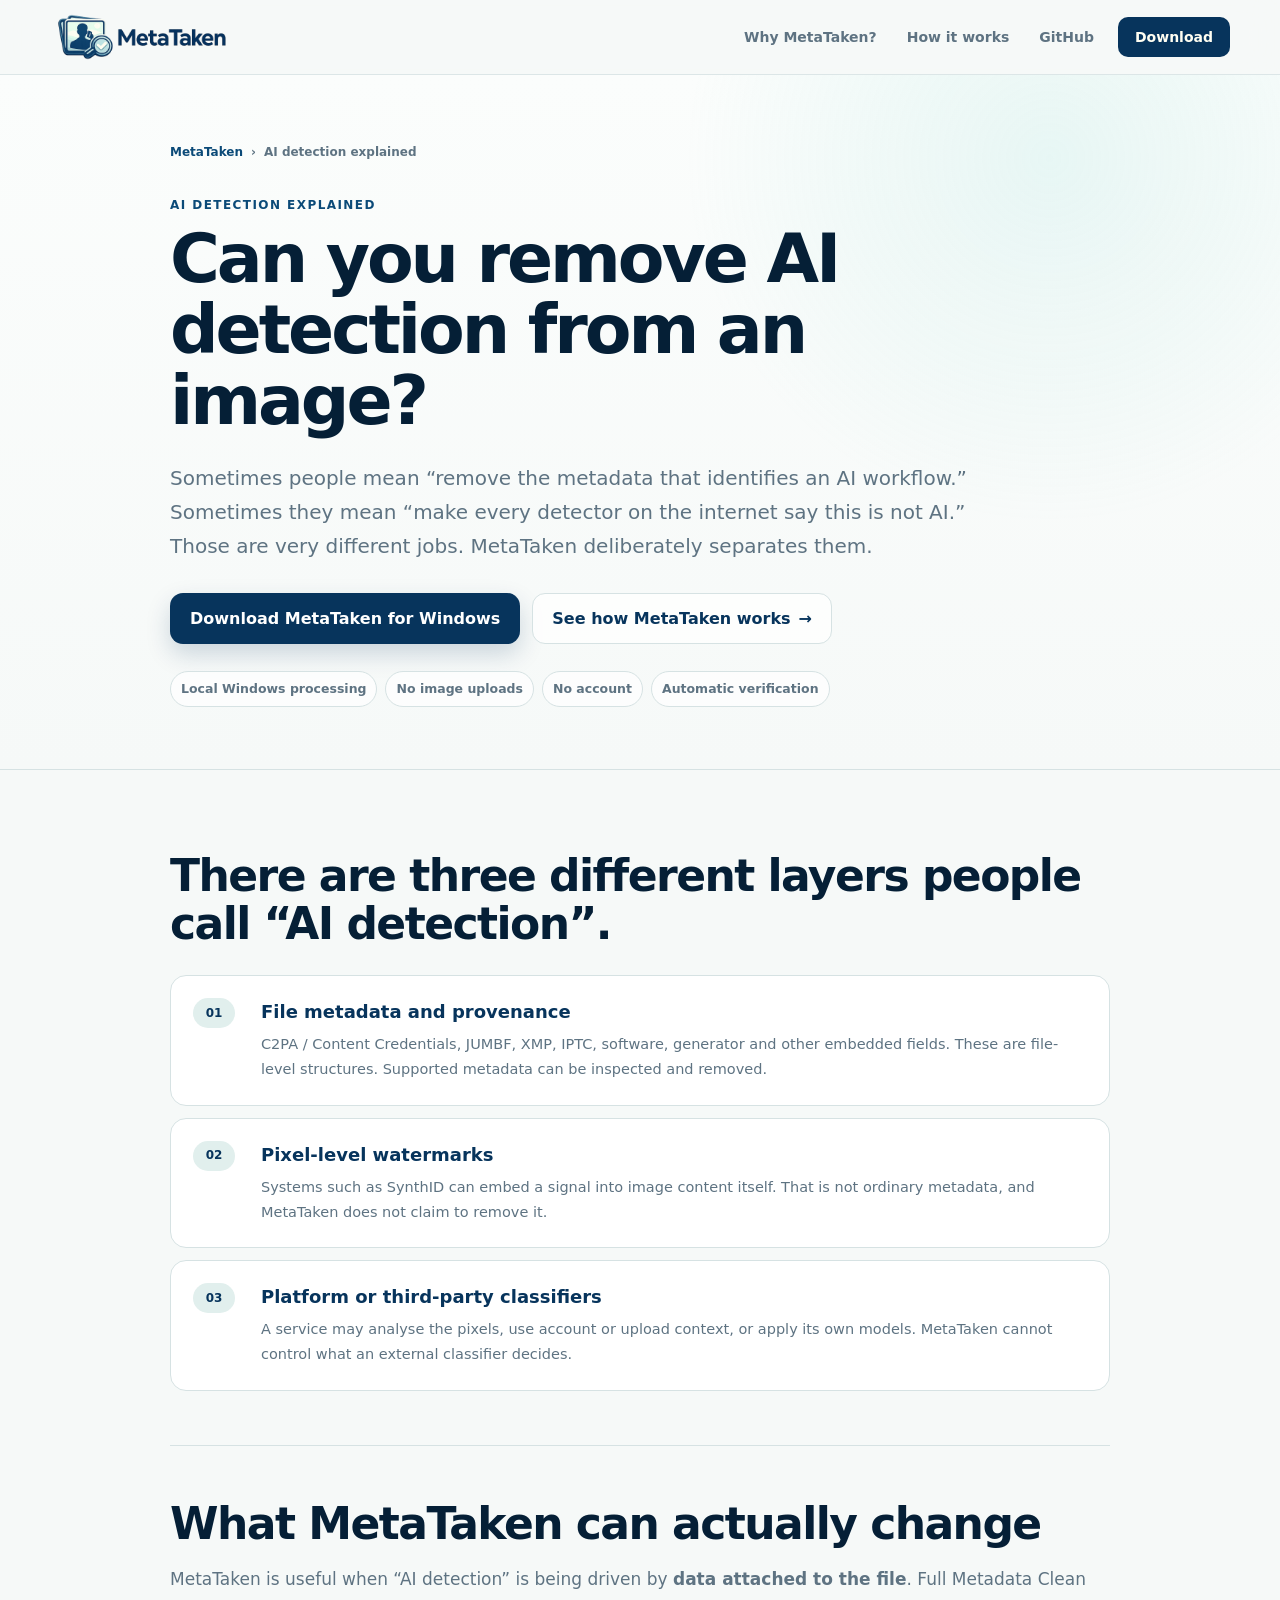
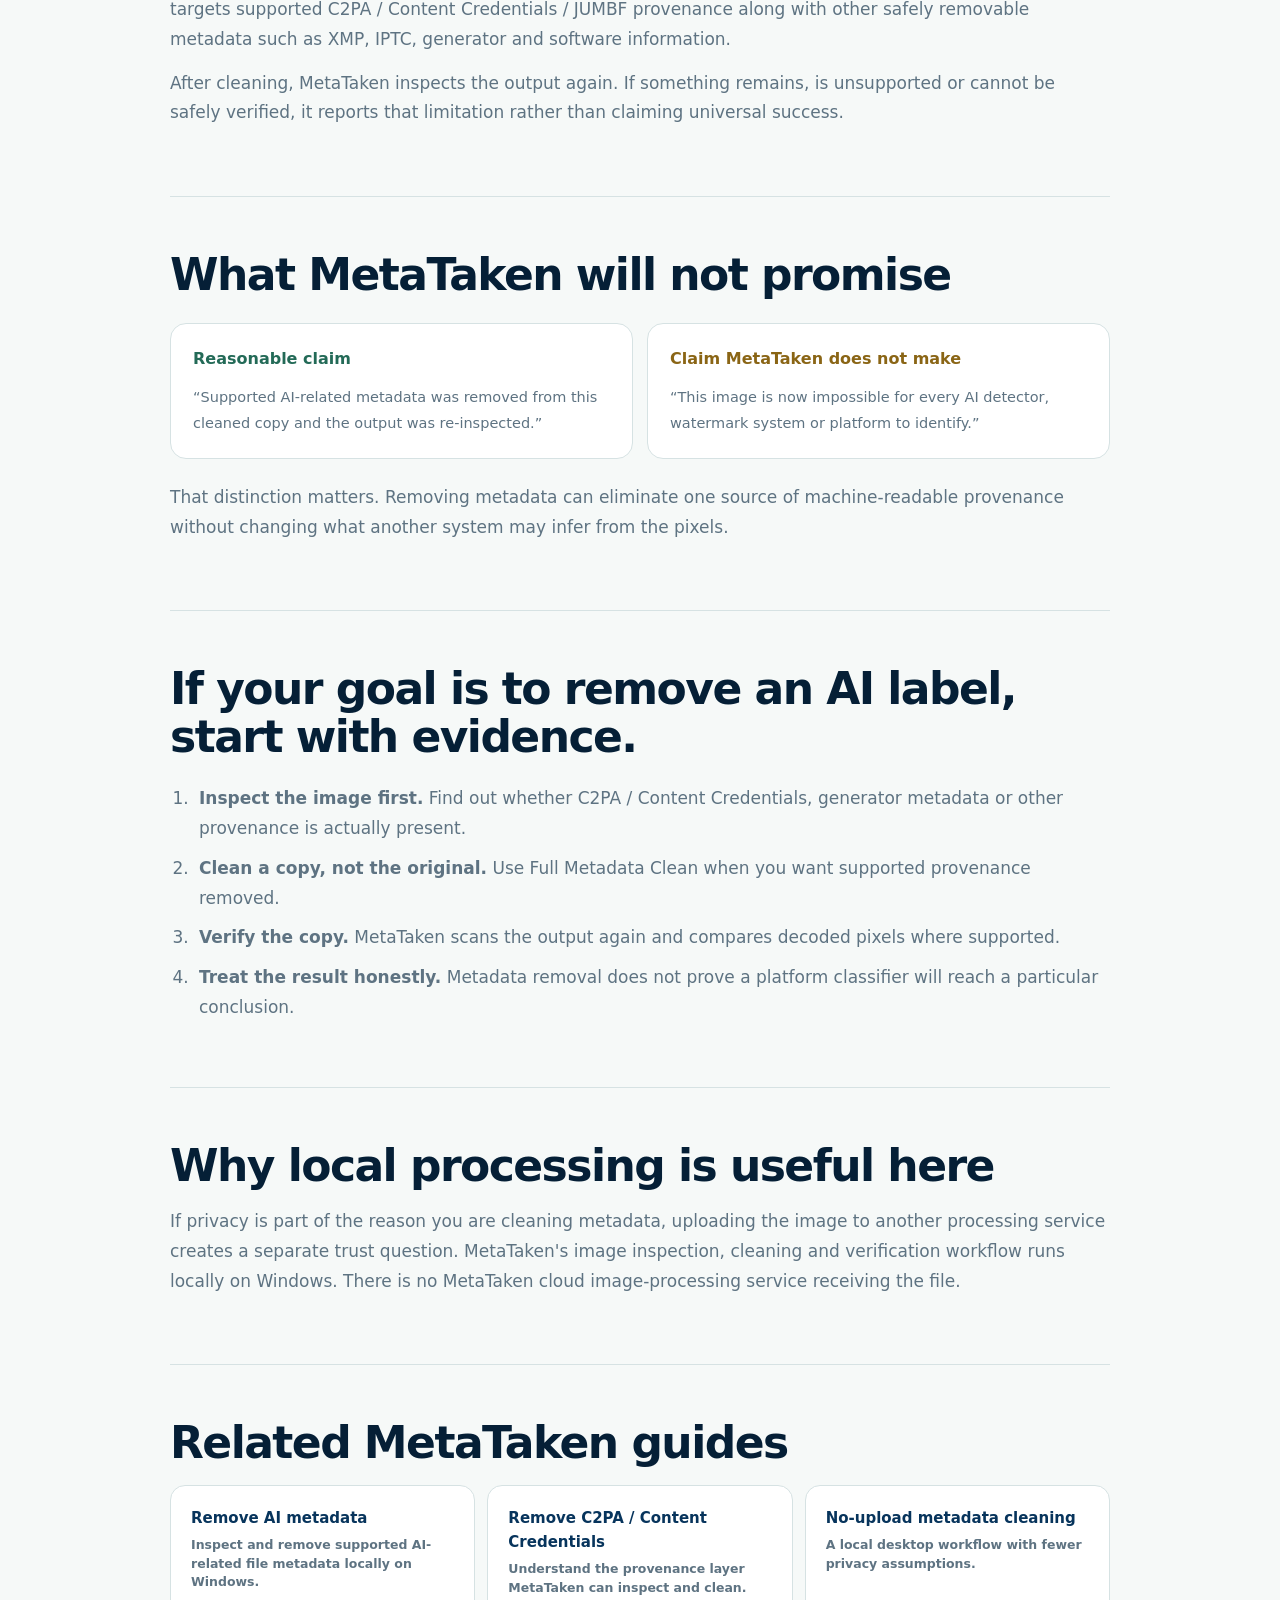
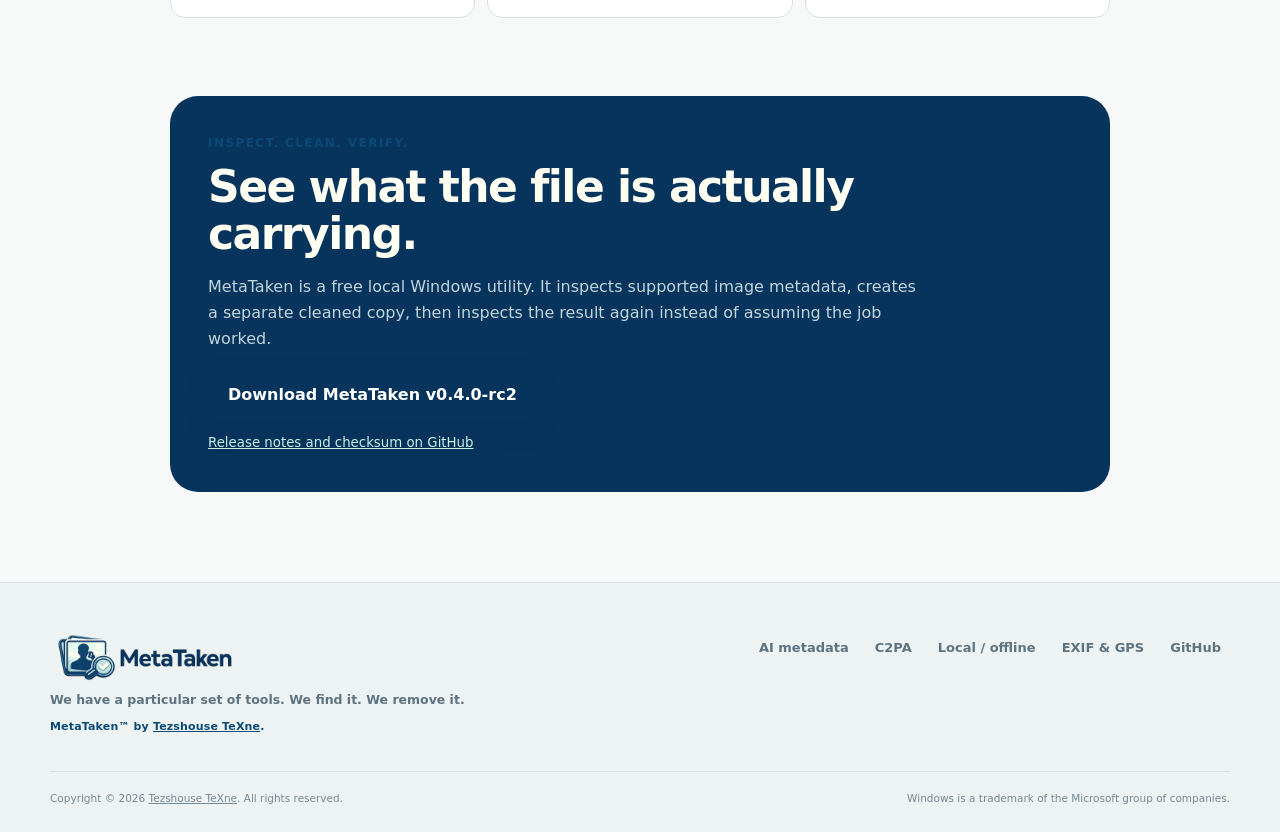
<file: remove-ai-detection-from-image/index.html>
<!doctype html>
<html lang="en-AU">
<head>
  <meta charset="utf-8">
  <meta name="viewport" content="width=device-width, initial-scale=1">
  <meta name="color-scheme" content="light dark">
  <meta name="theme-color" media="(prefers-color-scheme: light)" content="#f7faf9">
  <meta name="theme-color" media="(prefers-color-scheme: dark)" content="#071827">
  <meta name="description" content="What “remove AI detection” really means: removable AI metadata and C2PA, pixel-level watermarks such as SynthID, and independent platform classifiers.">
  <meta name="robots" content="index,follow,max-image-preview:large,max-snippet:-1">
  <meta name="author" content="Tezshouse TeXne">
  <title>Can You Remove AI Detection From an Image? | MetaTaken</title>
  <link rel="canonical" href="https://metataken.com/remove-ai-detection-from-image/">
  <link rel="icon" type="image/png" href="../assets/metataken-icon.png">
  <link rel="apple-touch-icon" href="../assets/metataken-icon.png">

  <meta property="og:type" content="article">
  <meta property="og:site_name" content="MetaTaken">
  <meta property="og:locale" content="en_AU">
  <meta property="og:url" content="https://metataken.com/remove-ai-detection-from-image/">
  <meta property="og:title" content="Can You Remove AI Detection From an Image? | MetaTaken">
  <meta property="og:description" content="What “remove AI detection” really means: removable AI metadata and C2PA, pixel-level watermarks such as SynthID, and independent platform classifiers.">
  <meta property="og:image" content="https://metataken.com/assets/metataken-app-light.webp">
  <meta property="og:image:alt" content="MetaTaken for Windows showing image metadata inspection, cleaning and verification.">

  <meta name="twitter:card" content="summary_large_image">
  <meta name="twitter:title" content="Can You Remove AI Detection From an Image? | MetaTaken">
  <meta name="twitter:description" content="What “remove AI detection” really means: removable AI metadata and C2PA, pixel-level watermarks such as SynthID, and independent platform classifiers.">
  <meta name="twitter:image" content="https://metataken.com/assets/metataken-app-light.webp">

  <script type="application/ld+json">
  {
    "@context": "https://schema.org",
    "@graph": [
      {
        "@type": "Article",
        "@id": "https://metataken.com/remove-ai-detection-from-image/#article",
        "headline": "Can you remove AI detection from an image?",
        "description": "What “remove AI detection” really means: removable AI metadata and C2PA, pixel-level watermarks such as SynthID, and independent platform classifiers.",
        "dateModified": "2026-09-27",
        "mainEntityOfPage": "https://metataken.com/remove-ai-detection-from-image/",
        "author": {
          "@type": "Organization",
          "name": "Tezshouse TeXne",
          "url": "https://tezshousetexne.com/"
        },
        "publisher": {
          "@type": "Organization",
          "name": "Tezshouse TeXne",
          "url": "https://tezshousetexne.com/"
        }
      },
      {
        "@type": "BreadcrumbList",
        "@id": "https://metataken.com/remove-ai-detection-from-image/#breadcrumb",
        "itemListElement": [
          {"@type":"ListItem","position":1,"name":"MetaTaken","item":"https://metataken.com/"},
          {"@type":"ListItem","position":2,"name":"Can you remove AI detection from an image?","item":"https://metataken.com/remove-ai-detection-from-image/"}
        ]
      }
    ]
  }
  </script>
  <link rel="stylesheet" href="../styles.css">
</head>
<body>
  <a class="skip-link" href="#main">Skip to content</a>

  <header class="site-header">
    <div class="shell header-inner">
      <a class="brand" href="/" aria-label="MetaTaken home">
        <picture>
          <source media="(prefers-color-scheme: dark)" srcset="../assets/metataken-wordmark-dark.png">
          <img src="../assets/metataken-wordmark-light.png" alt="MetaTaken" width="1000" height="280">
        </picture>
      </a>
      <nav class="nav" aria-label="Main navigation">
        <a href="/#why">Why MetaTaken?</a>
        <a href="/#how-it-works">How it works</a>
        <a class="github-link" href="https://github.com/Tezshouse-TeXne/MetaTaken/releases/tag/v0.4.0-rc2">GitHub</a>
        <a class="nav-cta" href="https://github.com/Tezshouse-TeXne/MetaTaken/releases/download/v0.4.0-rc2/MetaTaken-v0.4.0-rc2-portable.zip">Download</a>
      </nav>
    </div>
  </header>

  <main id="main">
    <section class="guide-hero">
      <div class="shell guide-shell">
        <nav class="guide-breadcrumb" aria-label="Breadcrumb"><a href="/">MetaTaken</a><span>›</span><span>AI detection explained</span></nav>
        <p class="eyebrow">AI detection explained</p>
        <h1>Can you remove AI detection from an image?</h1>
        <p class="guide-lede">Sometimes people mean “remove the metadata that identifies an AI workflow.” Sometimes they mean “make every detector on the internet say this is not AI.” Those are very different jobs. MetaTaken deliberately separates them.</p>
        <div class="guide-actions">
          <a class="button button-primary" href="https://github.com/Tezshouse-TeXne/MetaTaken/releases/download/v0.4.0-rc2/MetaTaken-v0.4.0-rc2-portable.zip">Download MetaTaken for Windows</a>
          <a class="button button-secondary" href="/#how-it-works">See how MetaTaken works <span aria-hidden="true">→</span></a>
        </div>
        <div class="trust-row" aria-label="MetaTaken privacy and workflow highlights">
          <span>Local Windows processing</span>
          <span>No image uploads</span>
          <span>No account</span>
          <span>Automatic verification</span>
        </div>
      </div>
    </section>

    <article class="guide-article">
      <div class="shell guide-shell">
        
        <section class="guide-section">
          <h2>There are three different layers people call “AI detection”.</h2>
          <div class="guide-layer-list">
            <div><span>01</span><div><strong>File metadata and provenance</strong><p>C2PA / Content Credentials, JUMBF, XMP, IPTC, software, generator and other embedded fields. These are file-level structures. Supported metadata can be inspected and removed.</p></div></div>
            <div><span>02</span><div><strong>Pixel-level watermarks</strong><p>Systems such as SynthID can embed a signal into image content itself. That is not ordinary metadata, and MetaTaken does not claim to remove it.</p></div></div>
            <div><span>03</span><div><strong>Platform or third-party classifiers</strong><p>A service may analyse the pixels, use account or upload context, or apply its own models. MetaTaken cannot control what an external classifier decides.</p></div></div>
          </div>
        </section>

        <section class="guide-section">
          <h2>What MetaTaken can actually change</h2>
          <p>MetaTaken is useful when “AI detection” is being driven by <strong>data attached to the file</strong>. Full Metadata Clean targets supported C2PA / Content Credentials / JUMBF provenance along with other safely removable metadata such as XMP, IPTC, generator and software information.</p>
          <p>After cleaning, MetaTaken inspects the output again. If something remains, is unsupported or cannot be safely verified, it reports that limitation rather than claiming universal success.</p>
        </section>

        <section class="guide-section">
          <h2>What MetaTaken will not promise</h2>
          <div class="guide-do-dont">
            <div class="guide-do"><strong>Reasonable claim</strong><p>“Supported AI-related metadata was removed from this cleaned copy and the output was re-inspected.”</p></div>
            <div class="guide-dont"><strong>Claim MetaTaken does not make</strong><p>“This image is now impossible for every AI detector, watermark system or platform to identify.”</p></div>
          </div>
          <p>That distinction matters. Removing metadata can eliminate one source of machine-readable provenance without changing what another system may infer from the pixels.</p>
        </section>

        <section class="guide-section">
          <h2>If your goal is to remove an AI label, start with evidence.</h2>
          <ol class="guide-steps">
            <li><strong>Inspect the image first.</strong> Find out whether C2PA / Content Credentials, generator metadata or other provenance is actually present.</li>
            <li><strong>Clean a copy, not the original.</strong> Use Full Metadata Clean when you want supported provenance removed.</li>
            <li><strong>Verify the copy.</strong> MetaTaken scans the output again and compares decoded pixels where supported.</li>
            <li><strong>Treat the result honestly.</strong> Metadata removal does not prove a platform classifier will reach a particular conclusion.</li>
          </ol>
        </section>

        <section class="guide-section">
          <h2>Why local processing is useful here</h2>
          <p>If privacy is part of the reason you are cleaning metadata, uploading the image to another processing service creates a separate trust question. MetaTaken's image inspection, cleaning and verification workflow runs locally on Windows. There is no MetaTaken cloud image-processing service receiving the file.</p>
        </section>
        
    <section class="guide-section guide-related-section">
      <h2>Related MetaTaken guides</h2>
      <div class="guide-related">
        <a href="/remove-ai-metadata/"><strong>Remove AI metadata</strong><span>Inspect and remove supported AI-related file metadata locally on Windows.</span></a>
        <a href="/remove-c2pa-content-credentials/"><strong>Remove C2PA / Content Credentials</strong><span>Understand the provenance layer MetaTaken can inspect and clean.</span></a>
        <a href="/offline-image-metadata-remover/"><strong>No-upload metadata cleaning</strong><span>A local desktop workflow with fewer privacy assumptions.</span></a>
      </div>
    </section>
        <section class="guide-download">
          <p class="eyebrow">Inspect. Clean. Verify.</p>
          <h2>See what the file is actually carrying.</h2>
          <p>MetaTaken is a free local Windows utility. It inspects supported image metadata, creates a separate cleaned copy, then inspects the result again instead of assuming the job worked.</p>
          <a class="button button-primary" href="https://github.com/Tezshouse-TeXne/MetaTaken/releases/download/v0.4.0-rc2/MetaTaken-v0.4.0-rc2-portable.zip">Download MetaTaken v0.4.0-rc2</a>
          <small><a href="https://github.com/Tezshouse-TeXne/MetaTaken/releases/tag/v0.4.0-rc2">Release notes and checksum on GitHub</a></small>
        </section>
      </div>
    </article>
  </main>

  <footer class="site-footer">
    <div class="shell footer-main">
      <div class="footer-brand">
        <picture>
          <source media="(prefers-color-scheme: dark)" srcset="../assets/metataken-wordmark-dark.png">
          <img src="../assets/metataken-wordmark-light.png" alt="MetaTaken" width="1000" height="280" loading="lazy" decoding="async">
        </picture>
        <p>We have a particular set of tools. We find it. We remove it.</p>
        <p class="footer-parent-brand">MetaTaken™ by <a href="https://tezshousetexne.com/">Tezshouse TeXne</a>.</p>
      </div>
      <div class="footer-links">
        <a href="/remove-ai-metadata/">AI metadata</a>
        <a href="/remove-c2pa-content-credentials/">C2PA</a>
        <a href="/offline-image-metadata-remover/">Local / offline</a>
        <a href="/remove-exif-gps-metadata/">EXIF &amp; GPS</a>
        <a href="https://github.com/Tezshouse-TeXne/MetaTaken/releases/tag/v0.4.0-rc2">GitHub</a>
      </div>
    </div>
    <div class="shell footer-legal">
      <p>Copyright © 2026 <a href="https://tezshousetexne.com/">Tezshouse TeXne</a>. All rights reserved.</p>
      <p>Windows is a trademark of the Microsoft group of companies.</p>
    </div>
  </footer>
</body>
</html>
</file>
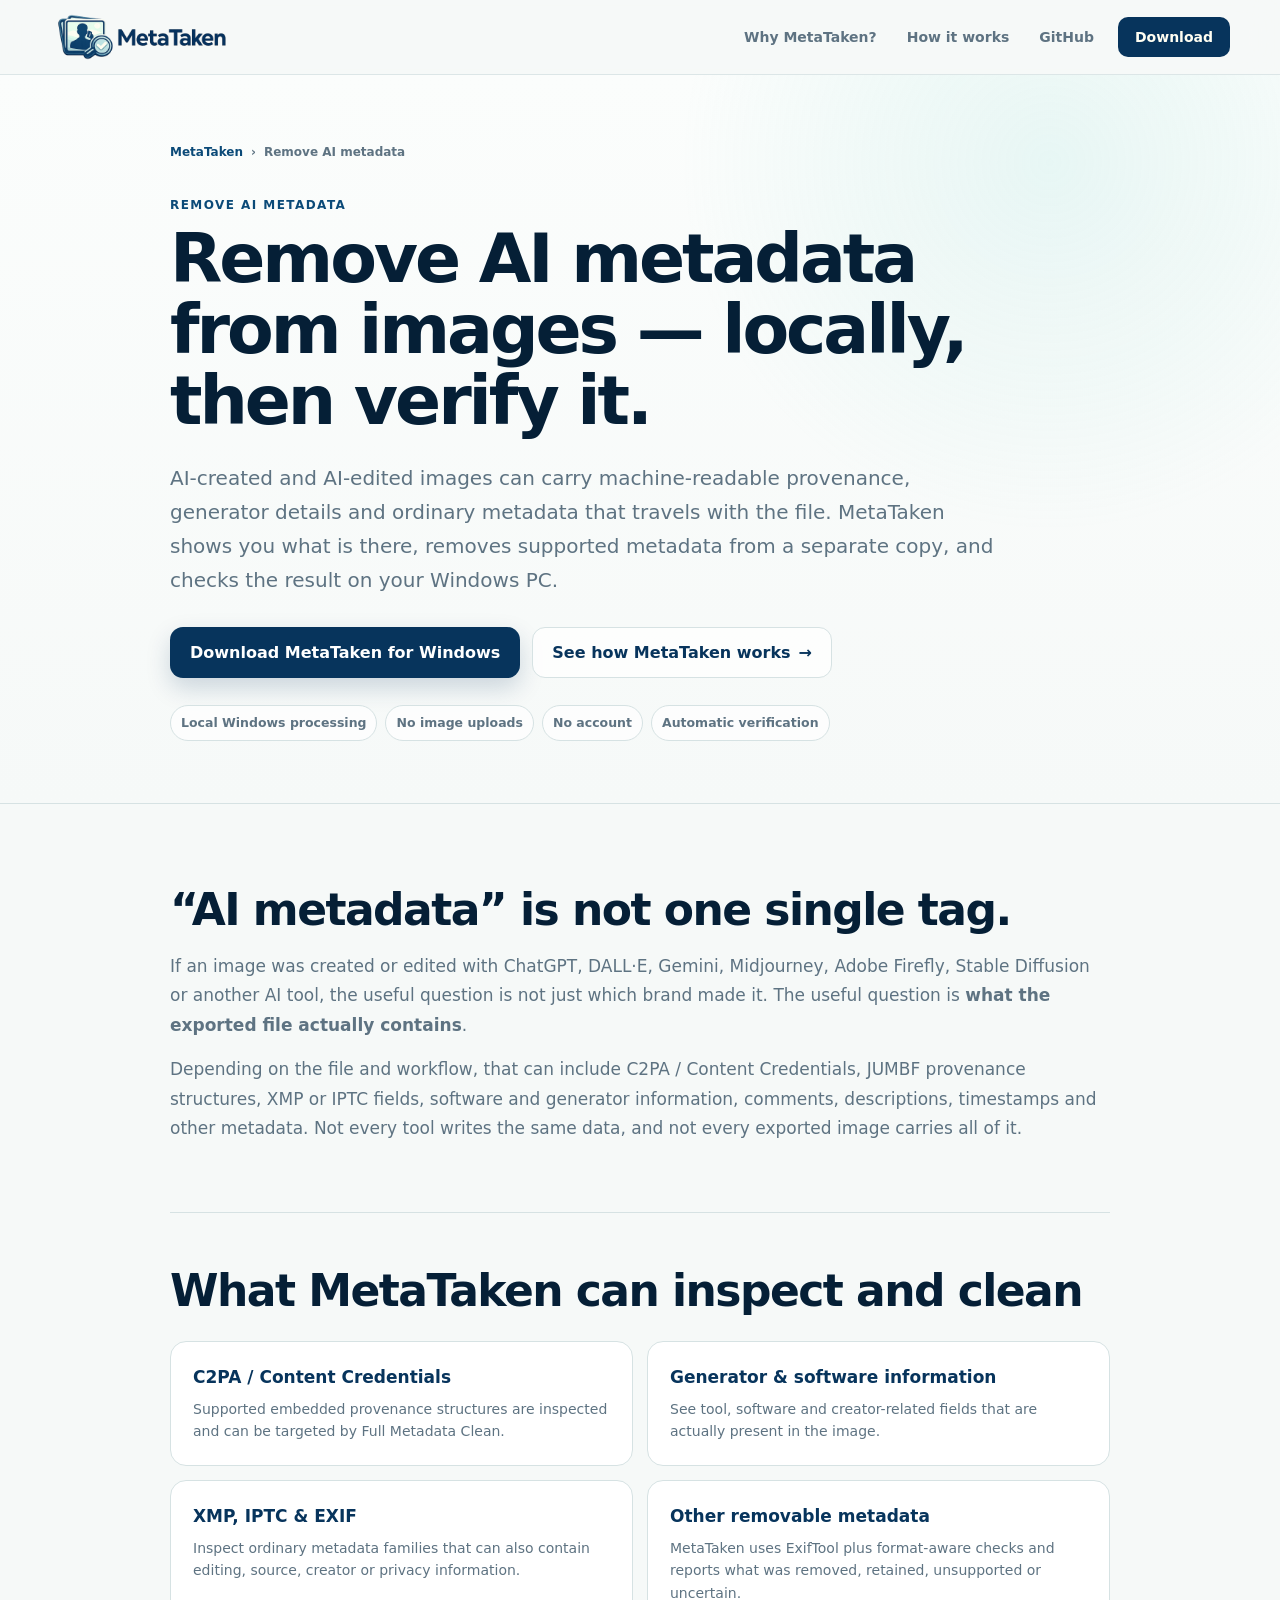
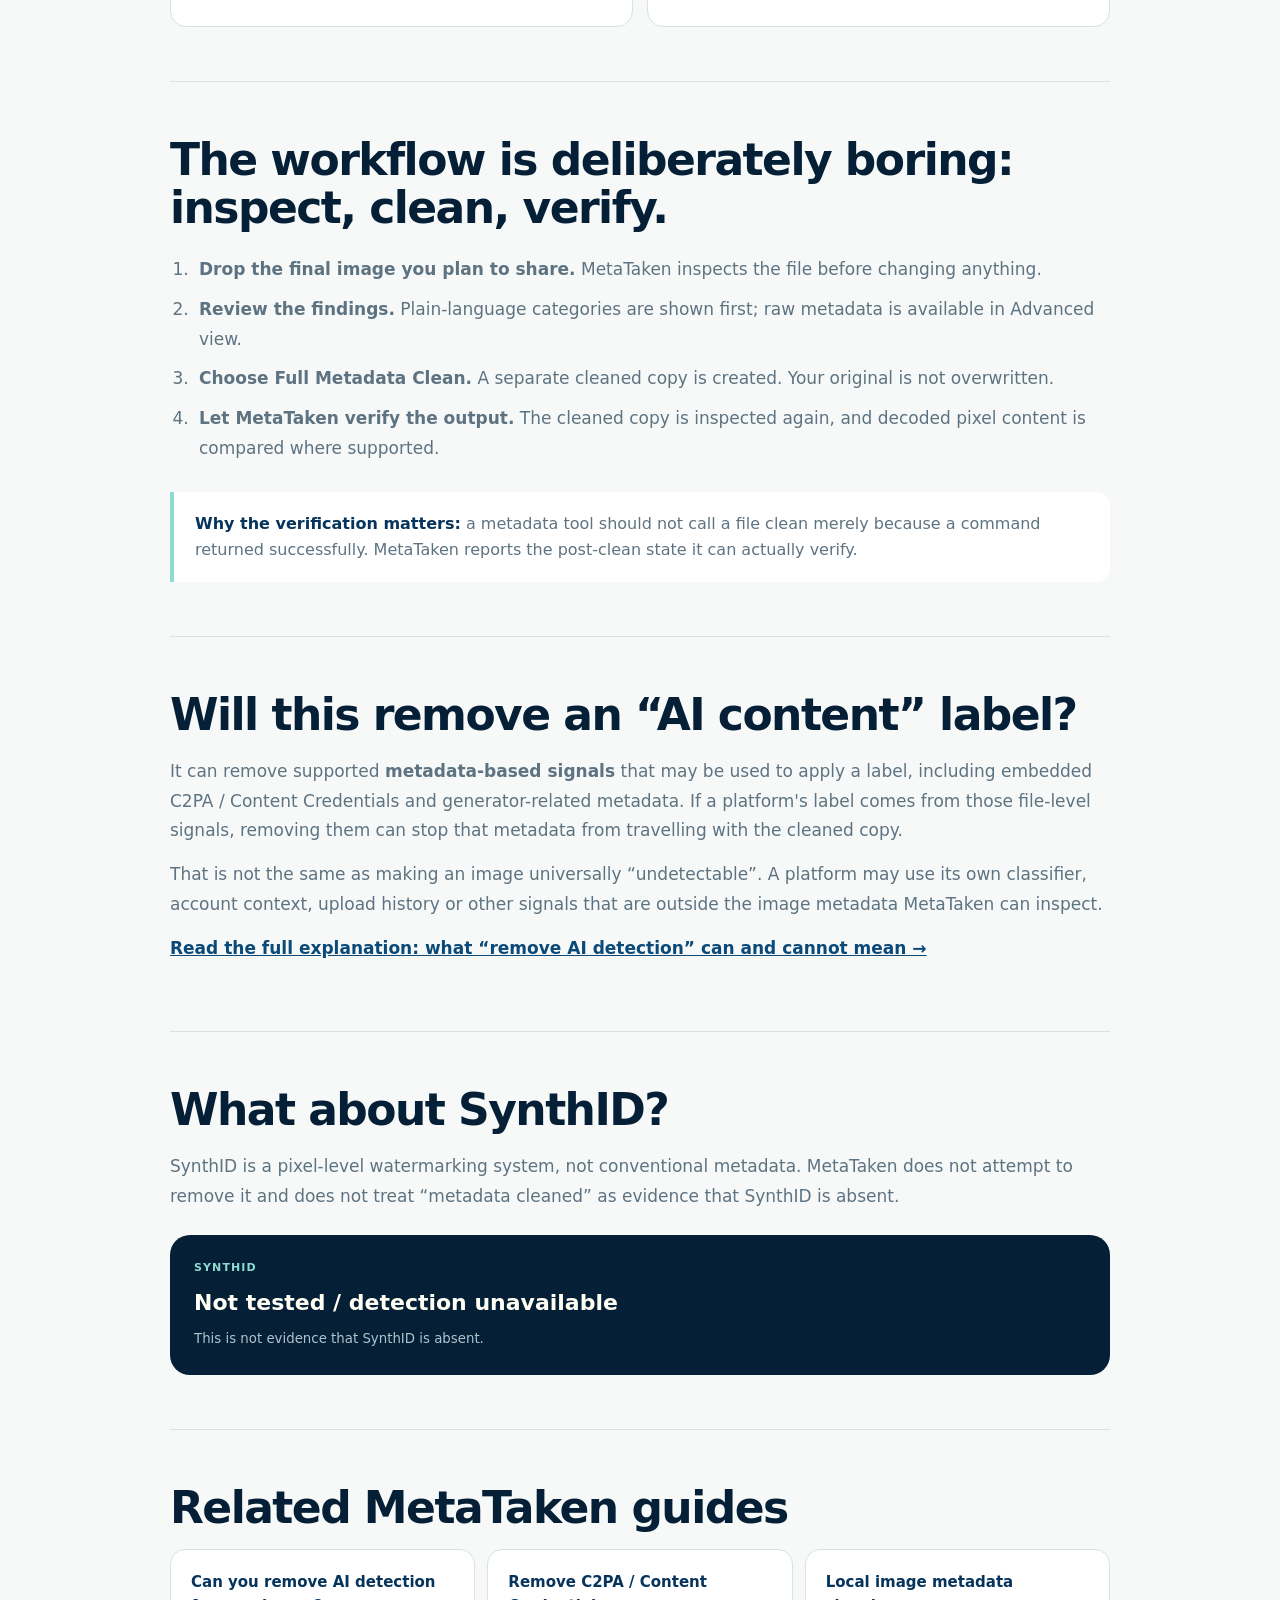
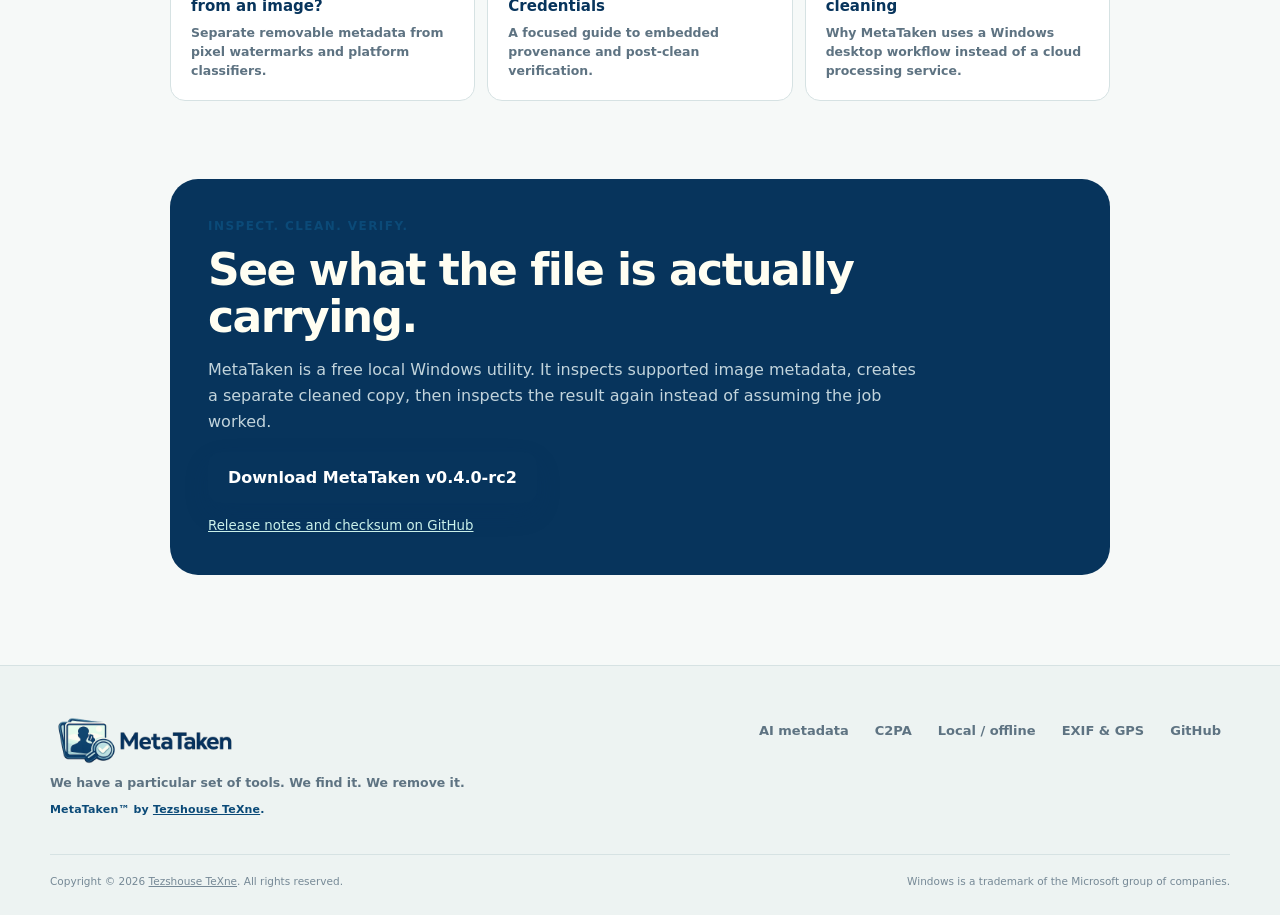
<file: remove-ai-metadata/index.html>
<!doctype html>
<html lang="en-AU">
<head>
  <meta charset="utf-8">
  <meta name="viewport" content="width=device-width, initial-scale=1">
  <meta name="color-scheme" content="light dark">
  <meta name="theme-color" media="(prefers-color-scheme: light)" content="#f7faf9">
  <meta name="theme-color" media="(prefers-color-scheme: dark)" content="#071827">
  <meta name="description" content="Inspect and remove supported AI metadata, generator information and C2PA Content Credentials locally on Windows. No image uploads. Verify the cleaned copy.">
  <meta name="robots" content="index,follow,max-image-preview:large,max-snippet:-1">
  <meta name="author" content="Tezshouse TeXne">
  <title>Remove AI Metadata from Images Locally on Windows | MetaTaken</title>
  <link rel="canonical" href="https://metataken.com/remove-ai-metadata/">
  <link rel="icon" type="image/png" href="../assets/metataken-icon.png">
  <link rel="apple-touch-icon" href="../assets/metataken-icon.png">

  <meta property="og:type" content="article">
  <meta property="og:site_name" content="MetaTaken">
  <meta property="og:locale" content="en_AU">
  <meta property="og:url" content="https://metataken.com/remove-ai-metadata/">
  <meta property="og:title" content="Remove AI Metadata from Images Locally on Windows | MetaTaken">
  <meta property="og:description" content="Inspect and remove supported AI metadata, generator information and C2PA Content Credentials locally on Windows. No image uploads. Verify the cleaned copy.">
  <meta property="og:image" content="https://metataken.com/assets/metataken-app-light.webp">
  <meta property="og:image:alt" content="MetaTaken for Windows showing image metadata inspection, cleaning and verification.">

  <meta name="twitter:card" content="summary_large_image">
  <meta name="twitter:title" content="Remove AI Metadata from Images Locally on Windows | MetaTaken">
  <meta name="twitter:description" content="Inspect and remove supported AI metadata, generator information and C2PA Content Credentials locally on Windows. No image uploads. Verify the cleaned copy.">
  <meta name="twitter:image" content="https://metataken.com/assets/metataken-app-light.webp">

  <script type="application/ld+json">
  {
    "@context": "https://schema.org",
    "@graph": [
      {
        "@type": "Article",
        "@id": "https://metataken.com/remove-ai-metadata/#article",
        "headline": "Remove AI metadata from images — locally, then verify it.",
        "description": "Inspect and remove supported AI metadata, generator information and C2PA Content Credentials locally on Windows. No image uploads. Verify the cleaned copy.",
        "dateModified": "2026-09-27",
        "mainEntityOfPage": "https://metataken.com/remove-ai-metadata/",
        "author": {
          "@type": "Organization",
          "name": "Tezshouse TeXne",
          "url": "https://tezshousetexne.com/"
        },
        "publisher": {
          "@type": "Organization",
          "name": "Tezshouse TeXne",
          "url": "https://tezshousetexne.com/"
        }
      },
      {
        "@type": "BreadcrumbList",
        "@id": "https://metataken.com/remove-ai-metadata/#breadcrumb",
        "itemListElement": [
          {"@type":"ListItem","position":1,"name":"MetaTaken","item":"https://metataken.com/"},
          {"@type":"ListItem","position":2,"name":"Remove AI metadata from images — locally, then verify it.","item":"https://metataken.com/remove-ai-metadata/"}
        ]
      }
    ]
  }
  </script>
  <link rel="stylesheet" href="../styles.css">
</head>
<body>
  <a class="skip-link" href="#main">Skip to content</a>

  <header class="site-header">
    <div class="shell header-inner">
      <a class="brand" href="/" aria-label="MetaTaken home">
        <picture>
          <source media="(prefers-color-scheme: dark)" srcset="../assets/metataken-wordmark-dark.png">
          <img src="../assets/metataken-wordmark-light.png" alt="MetaTaken" width="1000" height="280">
        </picture>
      </a>
      <nav class="nav" aria-label="Main navigation">
        <a href="/#why">Why MetaTaken?</a>
        <a href="/#how-it-works">How it works</a>
        <a class="github-link" href="https://github.com/Tezshouse-TeXne/MetaTaken/releases/tag/v0.4.0-rc2">GitHub</a>
        <a class="nav-cta" href="https://github.com/Tezshouse-TeXne/MetaTaken/releases/download/v0.4.0-rc2/MetaTaken-v0.4.0-rc2-portable.zip">Download</a>
      </nav>
    </div>
  </header>

  <main id="main">
    <section class="guide-hero">
      <div class="shell guide-shell">
        <nav class="guide-breadcrumb" aria-label="Breadcrumb"><a href="/">MetaTaken</a><span>›</span><span>Remove AI metadata</span></nav>
        <p class="eyebrow">Remove AI metadata</p>
        <h1>Remove AI metadata from images — locally, then verify it.</h1>
        <p class="guide-lede">AI-created and AI-edited images can carry machine-readable provenance, generator details and ordinary metadata that travels with the file. MetaTaken shows you what is there, removes supported metadata from a separate copy, and checks the result on your Windows PC.</p>
        <div class="guide-actions">
          <a class="button button-primary" href="https://github.com/Tezshouse-TeXne/MetaTaken/releases/download/v0.4.0-rc2/MetaTaken-v0.4.0-rc2-portable.zip">Download MetaTaken for Windows</a>
          <a class="button button-secondary" href="/#how-it-works">See how MetaTaken works <span aria-hidden="true">→</span></a>
        </div>
        <div class="trust-row" aria-label="MetaTaken privacy and workflow highlights">
          <span>Local Windows processing</span>
          <span>No image uploads</span>
          <span>No account</span>
          <span>Automatic verification</span>
        </div>
      </div>
    </section>

    <article class="guide-article">
      <div class="shell guide-shell">
        
        <section class="guide-section">
          <h2>“AI metadata” is not one single tag.</h2>
          <p>If an image was created or edited with ChatGPT, DALL·E, Gemini, Midjourney, Adobe Firefly, Stable Diffusion or another AI tool, the useful question is not just which brand made it. The useful question is <strong>what the exported file actually contains</strong>.</p>
          <p>Depending on the file and workflow, that can include C2PA / Content Credentials, JUMBF provenance structures, XMP or IPTC fields, software and generator information, comments, descriptions, timestamps and other metadata. Not every tool writes the same data, and not every exported image carries all of it.</p>
        </section>

        <section class="guide-section">
          <h2>What MetaTaken can inspect and clean</h2>
          <div class="guide-grid">
            <div><strong>C2PA / Content Credentials</strong><span>Supported embedded provenance structures are inspected and can be targeted by Full Metadata Clean.</span></div>
            <div><strong>Generator &amp; software information</strong><span>See tool, software and creator-related fields that are actually present in the image.</span></div>
            <div><strong>XMP, IPTC &amp; EXIF</strong><span>Inspect ordinary metadata families that can also contain editing, source, creator or privacy information.</span></div>
            <div><strong>Other removable metadata</strong><span>MetaTaken uses ExifTool plus format-aware checks and reports what was removed, retained, unsupported or uncertain.</span></div>
          </div>
        </section>

        <section class="guide-section">
          <h2>The workflow is deliberately boring: inspect, clean, verify.</h2>
          <ol class="guide-steps">
            <li><strong>Drop the final image you plan to share.</strong> MetaTaken inspects the file before changing anything.</li>
            <li><strong>Review the findings.</strong> Plain-language categories are shown first; raw metadata is available in Advanced view.</li>
            <li><strong>Choose Full Metadata Clean.</strong> A separate cleaned copy is created. Your original is not overwritten.</li>
            <li><strong>Let MetaTaken verify the output.</strong> The cleaned copy is inspected again, and decoded pixel content is compared where supported.</li>
          </ol>
          <div class="guide-note"><strong>Why the verification matters:</strong> a metadata tool should not call a file clean merely because a command returned successfully. MetaTaken reports the post-clean state it can actually verify.</div>
        </section>

        <section class="guide-section">
          <h2>Will this remove an “AI content” label?</h2>
          <p>It can remove supported <strong>metadata-based signals</strong> that may be used to apply a label, including embedded C2PA / Content Credentials and generator-related metadata. If a platform's label comes from those file-level signals, removing them can stop that metadata from travelling with the cleaned copy.</p>
          <p>That is not the same as making an image universally “undetectable”. A platform may use its own classifier, account context, upload history or other signals that are outside the image metadata MetaTaken can inspect.</p>
          <p><a href="/remove-ai-detection-from-image/">Read the full explanation: what “remove AI detection” can and cannot mean →</a></p>
        </section>

        <section class="guide-section">
          <h2>What about SynthID?</h2>
          <p>SynthID is a pixel-level watermarking system, not conventional metadata. MetaTaken does not attempt to remove it and does not treat “metadata cleaned” as evidence that SynthID is absent.</p>
          <div class="guide-status"><span>SynthID</span><strong>Not tested / detection unavailable</strong><small>This is not evidence that SynthID is absent.</small></div>
        </section>
        
    <section class="guide-section guide-related-section">
      <h2>Related MetaTaken guides</h2>
      <div class="guide-related">
        <a href="/remove-ai-detection-from-image/"><strong>Can you remove AI detection from an image?</strong><span>Separate removable metadata from pixel watermarks and platform classifiers.</span></a>
        <a href="/remove-c2pa-content-credentials/"><strong>Remove C2PA / Content Credentials</strong><span>A focused guide to embedded provenance and post-clean verification.</span></a>
        <a href="/offline-image-metadata-remover/"><strong>Local image metadata cleaning</strong><span>Why MetaTaken uses a Windows desktop workflow instead of a cloud processing service.</span></a>
      </div>
    </section>
        <section class="guide-download">
          <p class="eyebrow">Inspect. Clean. Verify.</p>
          <h2>See what the file is actually carrying.</h2>
          <p>MetaTaken is a free local Windows utility. It inspects supported image metadata, creates a separate cleaned copy, then inspects the result again instead of assuming the job worked.</p>
          <a class="button button-primary" href="https://github.com/Tezshouse-TeXne/MetaTaken/releases/download/v0.4.0-rc2/MetaTaken-v0.4.0-rc2-portable.zip">Download MetaTaken v0.4.0-rc2</a>
          <small><a href="https://github.com/Tezshouse-TeXne/MetaTaken/releases/tag/v0.4.0-rc2">Release notes and checksum on GitHub</a></small>
        </section>
      </div>
    </article>
  </main>

  <footer class="site-footer">
    <div class="shell footer-main">
      <div class="footer-brand">
        <picture>
          <source media="(prefers-color-scheme: dark)" srcset="../assets/metataken-wordmark-dark.png">
          <img src="../assets/metataken-wordmark-light.png" alt="MetaTaken" width="1000" height="280" loading="lazy" decoding="async">
        </picture>
        <p>We have a particular set of tools. We find it. We remove it.</p>
        <p class="footer-parent-brand">MetaTaken™ by <a href="https://tezshousetexne.com/">Tezshouse TeXne</a>.</p>
      </div>
      <div class="footer-links">
        <a href="/remove-ai-metadata/">AI metadata</a>
        <a href="/remove-c2pa-content-credentials/">C2PA</a>
        <a href="/offline-image-metadata-remover/">Local / offline</a>
        <a href="/remove-exif-gps-metadata/">EXIF &amp; GPS</a>
        <a href="https://github.com/Tezshouse-TeXne/MetaTaken/releases/tag/v0.4.0-rc2">GitHub</a>
      </div>
    </div>
    <div class="shell footer-legal">
      <p>Copyright © 2026 <a href="https://tezshousetexne.com/">Tezshouse TeXne</a>. All rights reserved.</p>
      <p>Windows is a trademark of the Microsoft group of companies.</p>
    </div>
  </footer>
</body>
</html>
</file>
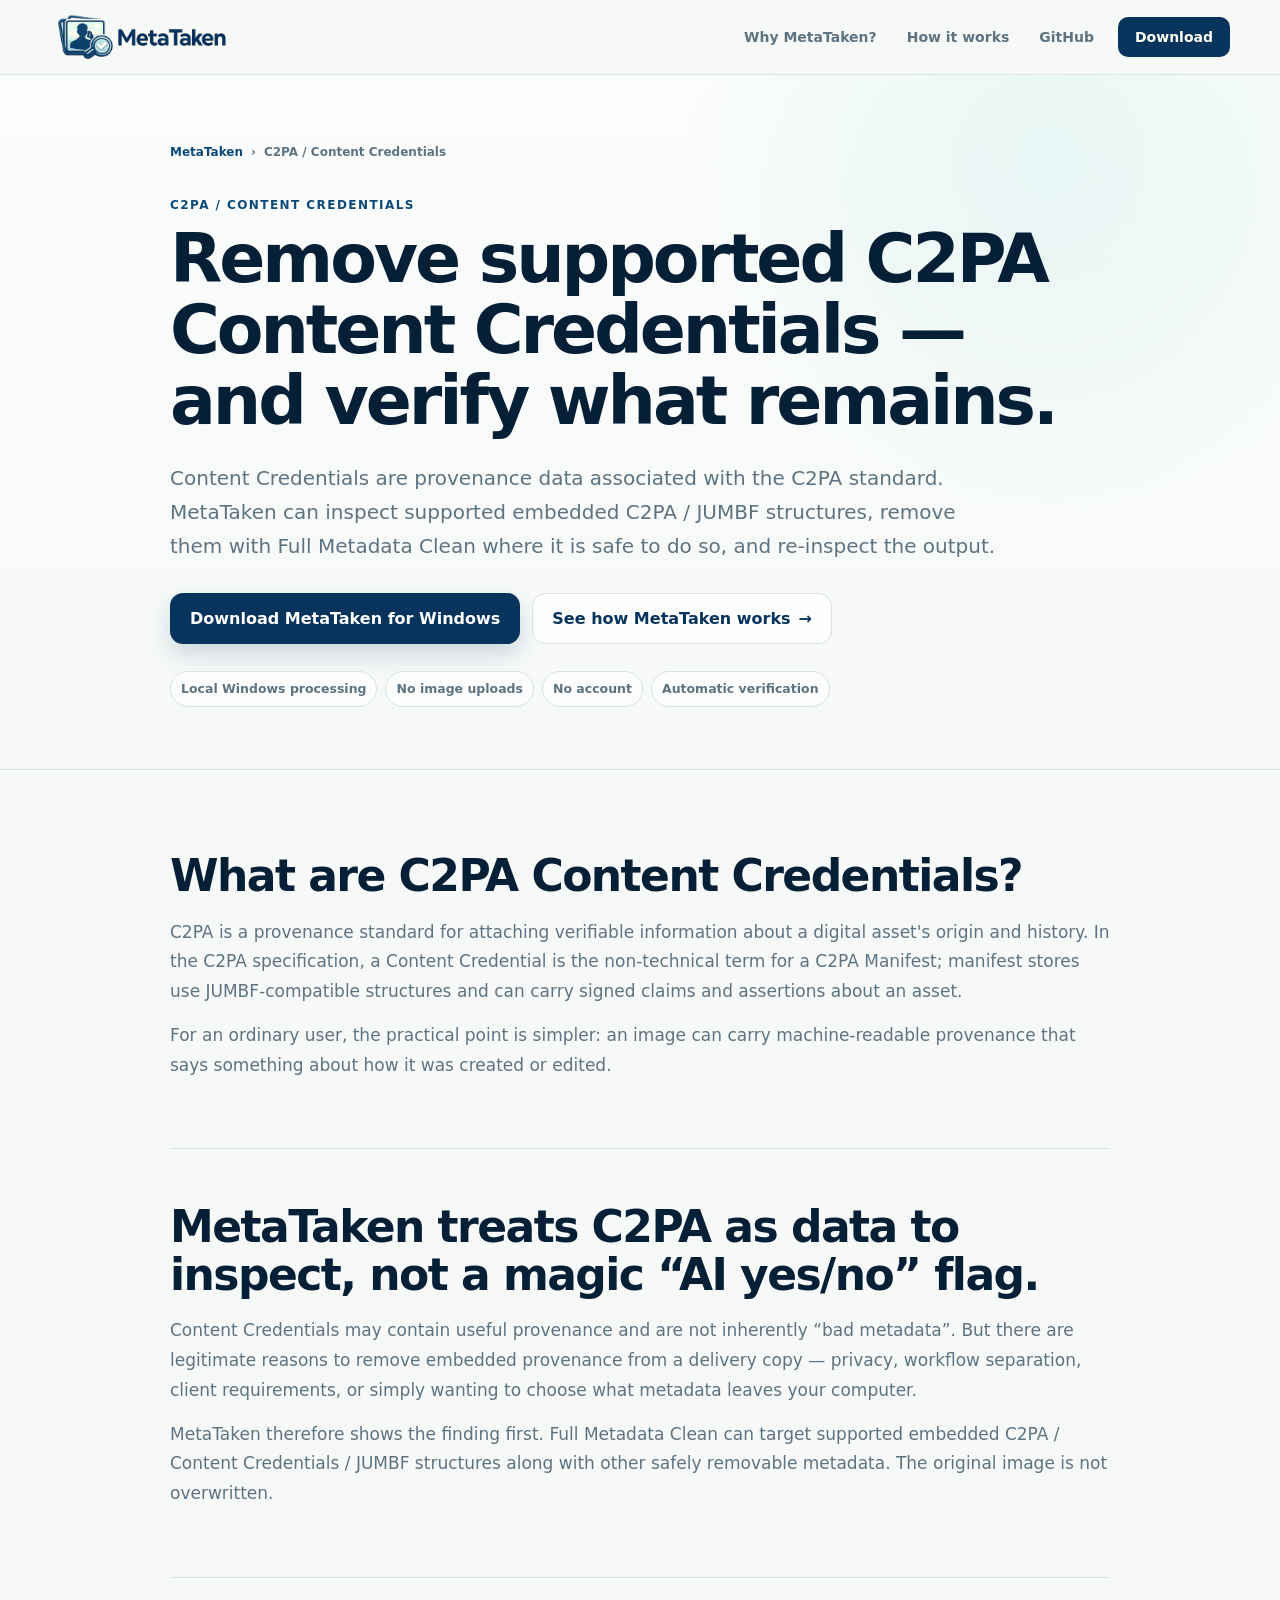
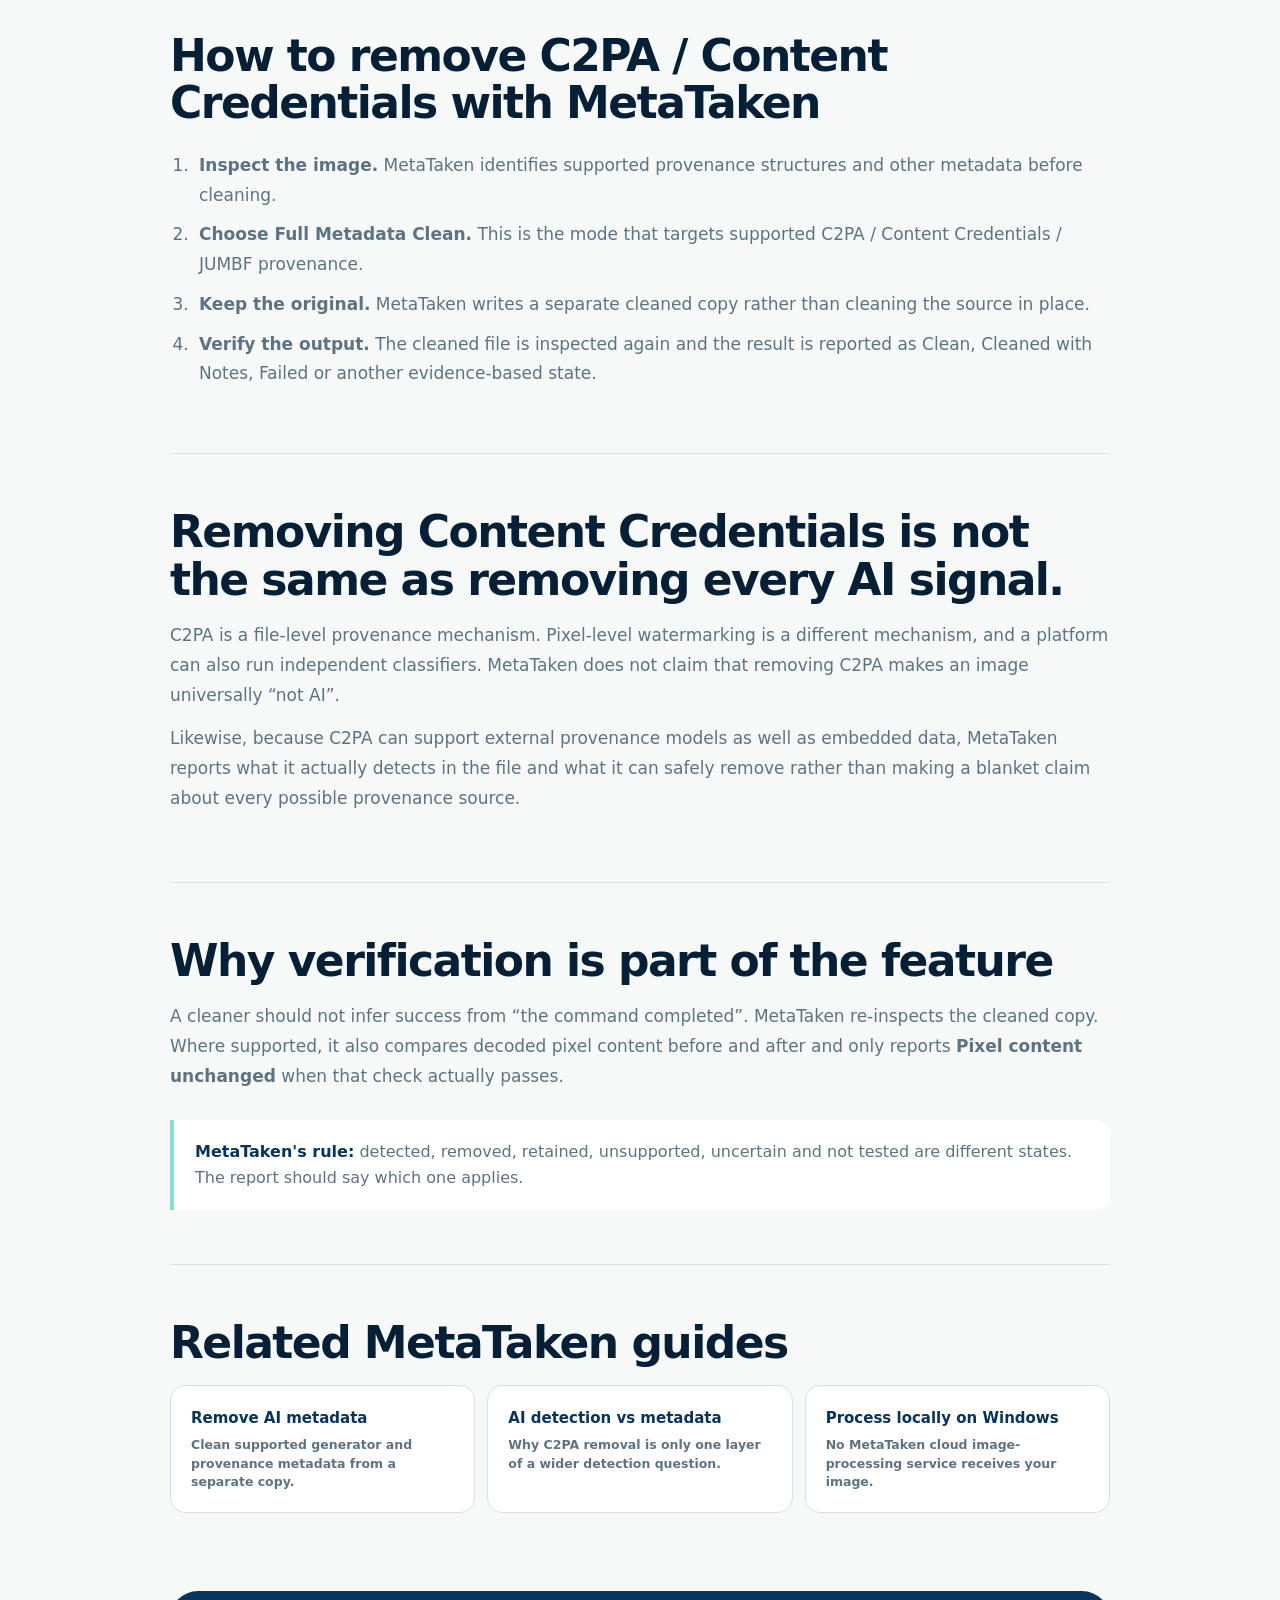
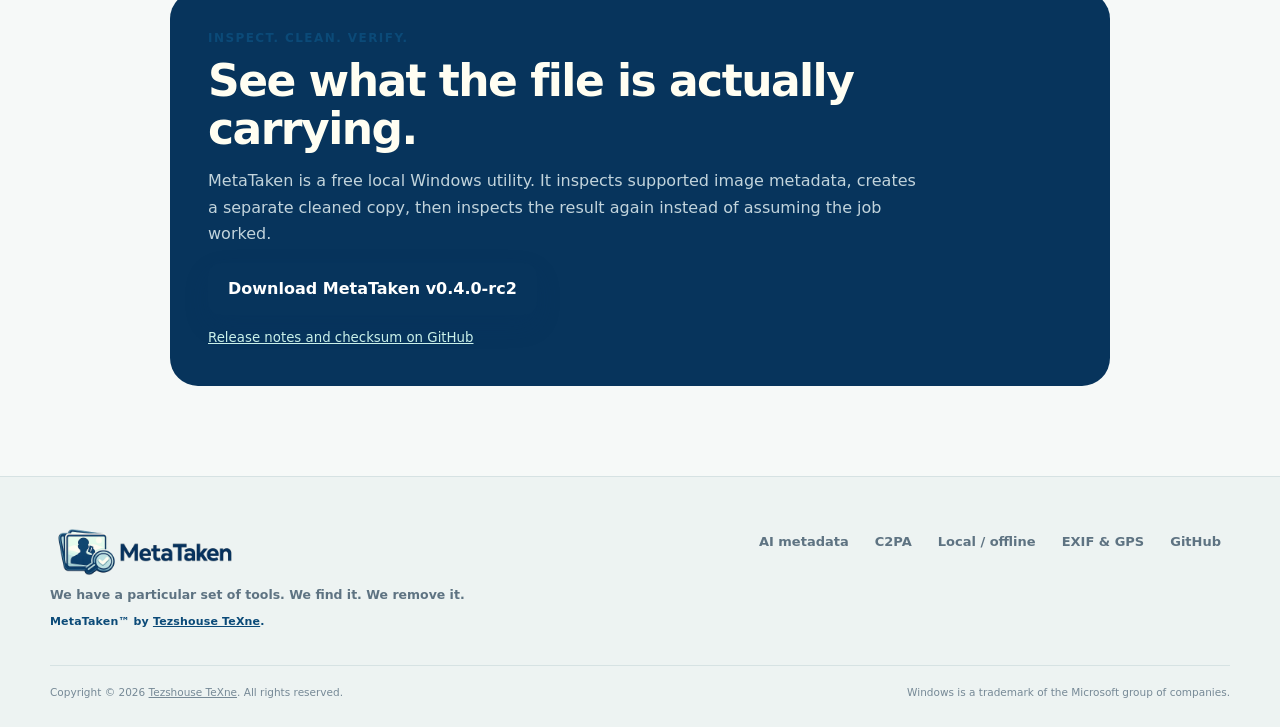
<file: remove-c2pa-content-credentials/index.html>
<!doctype html>
<html lang="en-AU">
<head>
  <meta charset="utf-8">
  <meta name="viewport" content="width=device-width, initial-scale=1">
  <meta name="color-scheme" content="light dark">
  <meta name="theme-color" media="(prefers-color-scheme: light)" content="#f7faf9">
  <meta name="theme-color" media="(prefers-color-scheme: dark)" content="#071827">
  <meta name="description" content="Inspect and remove supported embedded C2PA Content Credentials and JUMBF provenance from images locally on Windows, then verify the cleaned copy.">
  <meta name="robots" content="index,follow,max-image-preview:large,max-snippet:-1">
  <meta name="author" content="Tezshouse TeXne">
  <title>Remove C2PA Content Credentials from Images | MetaTaken</title>
  <link rel="canonical" href="https://metataken.com/remove-c2pa-content-credentials/">
  <link rel="icon" type="image/png" href="../assets/metataken-icon.png">
  <link rel="apple-touch-icon" href="../assets/metataken-icon.png">

  <meta property="og:type" content="article">
  <meta property="og:site_name" content="MetaTaken">
  <meta property="og:locale" content="en_AU">
  <meta property="og:url" content="https://metataken.com/remove-c2pa-content-credentials/">
  <meta property="og:title" content="Remove C2PA Content Credentials from Images | MetaTaken">
  <meta property="og:description" content="Inspect and remove supported embedded C2PA Content Credentials and JUMBF provenance from images locally on Windows, then verify the cleaned copy.">
  <meta property="og:image" content="https://metataken.com/assets/metataken-app-light.webp">
  <meta property="og:image:alt" content="MetaTaken for Windows showing image metadata inspection, cleaning and verification.">

  <meta name="twitter:card" content="summary_large_image">
  <meta name="twitter:title" content="Remove C2PA Content Credentials from Images | MetaTaken">
  <meta name="twitter:description" content="Inspect and remove supported embedded C2PA Content Credentials and JUMBF provenance from images locally on Windows, then verify the cleaned copy.">
  <meta name="twitter:image" content="https://metataken.com/assets/metataken-app-light.webp">

  <script type="application/ld+json">
  {
    "@context": "https://schema.org",
    "@graph": [
      {
        "@type": "Article",
        "@id": "https://metataken.com/remove-c2pa-content-credentials/#article",
        "headline": "Remove supported C2PA Content Credentials — and verify what remains.",
        "description": "Inspect and remove supported embedded C2PA Content Credentials and JUMBF provenance from images locally on Windows, then verify the cleaned copy.",
        "dateModified": "2026-09-27",
        "mainEntityOfPage": "https://metataken.com/remove-c2pa-content-credentials/",
        "author": {
          "@type": "Organization",
          "name": "Tezshouse TeXne",
          "url": "https://tezshousetexne.com/"
        },
        "publisher": {
          "@type": "Organization",
          "name": "Tezshouse TeXne",
          "url": "https://tezshousetexne.com/"
        }
      },
      {
        "@type": "BreadcrumbList",
        "@id": "https://metataken.com/remove-c2pa-content-credentials/#breadcrumb",
        "itemListElement": [
          {"@type":"ListItem","position":1,"name":"MetaTaken","item":"https://metataken.com/"},
          {"@type":"ListItem","position":2,"name":"Remove supported C2PA Content Credentials — and verify what remains.","item":"https://metataken.com/remove-c2pa-content-credentials/"}
        ]
      }
    ]
  }
  </script>
  <link rel="stylesheet" href="../styles.css">
</head>
<body>
  <a class="skip-link" href="#main">Skip to content</a>

  <header class="site-header">
    <div class="shell header-inner">
      <a class="brand" href="/" aria-label="MetaTaken home">
        <picture>
          <source media="(prefers-color-scheme: dark)" srcset="../assets/metataken-wordmark-dark.png">
          <img src="../assets/metataken-wordmark-light.png" alt="MetaTaken" width="1000" height="280">
        </picture>
      </a>
      <nav class="nav" aria-label="Main navigation">
        <a href="/#why">Why MetaTaken?</a>
        <a href="/#how-it-works">How it works</a>
        <a class="github-link" href="https://github.com/Tezshouse-TeXne/MetaTaken/releases/tag/v0.4.0-rc2">GitHub</a>
        <a class="nav-cta" href="https://github.com/Tezshouse-TeXne/MetaTaken/releases/download/v0.4.0-rc2/MetaTaken-v0.4.0-rc2-portable.zip">Download</a>
      </nav>
    </div>
  </header>

  <main id="main">
    <section class="guide-hero">
      <div class="shell guide-shell">
        <nav class="guide-breadcrumb" aria-label="Breadcrumb"><a href="/">MetaTaken</a><span>›</span><span>C2PA / Content Credentials</span></nav>
        <p class="eyebrow">C2PA / Content Credentials</p>
        <h1>Remove supported C2PA Content Credentials — and verify what remains.</h1>
        <p class="guide-lede">Content Credentials are provenance data associated with the C2PA standard. MetaTaken can inspect supported embedded C2PA / JUMBF structures, remove them with Full Metadata Clean where it is safe to do so, and re-inspect the output.</p>
        <div class="guide-actions">
          <a class="button button-primary" href="https://github.com/Tezshouse-TeXne/MetaTaken/releases/download/v0.4.0-rc2/MetaTaken-v0.4.0-rc2-portable.zip">Download MetaTaken for Windows</a>
          <a class="button button-secondary" href="/#how-it-works">See how MetaTaken works <span aria-hidden="true">→</span></a>
        </div>
        <div class="trust-row" aria-label="MetaTaken privacy and workflow highlights">
          <span>Local Windows processing</span>
          <span>No image uploads</span>
          <span>No account</span>
          <span>Automatic verification</span>
        </div>
      </div>
    </section>

    <article class="guide-article">
      <div class="shell guide-shell">
        
        <section class="guide-section">
          <h2>What are C2PA Content Credentials?</h2>
          <p>C2PA is a provenance standard for attaching verifiable information about a digital asset's origin and history. In the C2PA specification, a Content Credential is the non-technical term for a C2PA Manifest; manifest stores use JUMBF-compatible structures and can carry signed claims and assertions about an asset.</p>
          <p>For an ordinary user, the practical point is simpler: an image can carry machine-readable provenance that says something about how it was created or edited.</p>
        </section>

        <section class="guide-section">
          <h2>MetaTaken treats C2PA as data to inspect, not a magic “AI yes/no” flag.</h2>
          <p>Content Credentials may contain useful provenance and are not inherently “bad metadata”. But there are legitimate reasons to remove embedded provenance from a delivery copy — privacy, workflow separation, client requirements, or simply wanting to choose what metadata leaves your computer.</p>
          <p>MetaTaken therefore shows the finding first. Full Metadata Clean can target supported embedded C2PA / Content Credentials / JUMBF structures along with other safely removable metadata. The original image is not overwritten.</p>
        </section>

        <section class="guide-section">
          <h2>How to remove C2PA / Content Credentials with MetaTaken</h2>
          <ol class="guide-steps">
            <li><strong>Inspect the image.</strong> MetaTaken identifies supported provenance structures and other metadata before cleaning.</li>
            <li><strong>Choose Full Metadata Clean.</strong> This is the mode that targets supported C2PA / Content Credentials / JUMBF provenance.</li>
            <li><strong>Keep the original.</strong> MetaTaken writes a separate cleaned copy rather than cleaning the source in place.</li>
            <li><strong>Verify the output.</strong> The cleaned file is inspected again and the result is reported as Clean, Cleaned with Notes, Failed or another evidence-based state.</li>
          </ol>
        </section>

        <section class="guide-section">
          <h2>Removing Content Credentials is not the same as removing every AI signal.</h2>
          <p>C2PA is a file-level provenance mechanism. Pixel-level watermarking is a different mechanism, and a platform can also run independent classifiers. MetaTaken does not claim that removing C2PA makes an image universally “not AI”.</p>
          <p>Likewise, because C2PA can support external provenance models as well as embedded data, MetaTaken reports what it actually detects in the file and what it can safely remove rather than making a blanket claim about every possible provenance source.</p>
        </section>

        <section class="guide-section">
          <h2>Why verification is part of the feature</h2>
          <p>A cleaner should not infer success from “the command completed”. MetaTaken re-inspects the cleaned copy. Where supported, it also compares decoded pixel content before and after and only reports <strong>Pixel content unchanged</strong> when that check actually passes.</p>
          <div class="guide-note"><strong>MetaTaken's rule:</strong> detected, removed, retained, unsupported, uncertain and not tested are different states. The report should say which one applies.</div>
        </section>
        
    <section class="guide-section guide-related-section">
      <h2>Related MetaTaken guides</h2>
      <div class="guide-related">
        <a href="/remove-ai-metadata/"><strong>Remove AI metadata</strong><span>Clean supported generator and provenance metadata from a separate copy.</span></a>
        <a href="/remove-ai-detection-from-image/"><strong>AI detection vs metadata</strong><span>Why C2PA removal is only one layer of a wider detection question.</span></a>
        <a href="/offline-image-metadata-remover/"><strong>Process locally on Windows</strong><span>No MetaTaken cloud image-processing service receives your image.</span></a>
      </div>
    </section>
        <section class="guide-download">
          <p class="eyebrow">Inspect. Clean. Verify.</p>
          <h2>See what the file is actually carrying.</h2>
          <p>MetaTaken is a free local Windows utility. It inspects supported image metadata, creates a separate cleaned copy, then inspects the result again instead of assuming the job worked.</p>
          <a class="button button-primary" href="https://github.com/Tezshouse-TeXne/MetaTaken/releases/download/v0.4.0-rc2/MetaTaken-v0.4.0-rc2-portable.zip">Download MetaTaken v0.4.0-rc2</a>
          <small><a href="https://github.com/Tezshouse-TeXne/MetaTaken/releases/tag/v0.4.0-rc2">Release notes and checksum on GitHub</a></small>
        </section>
      </div>
    </article>
  </main>

  <footer class="site-footer">
    <div class="shell footer-main">
      <div class="footer-brand">
        <picture>
          <source media="(prefers-color-scheme: dark)" srcset="../assets/metataken-wordmark-dark.png">
          <img src="../assets/metataken-wordmark-light.png" alt="MetaTaken" width="1000" height="280" loading="lazy" decoding="async">
        </picture>
        <p>We have a particular set of tools. We find it. We remove it.</p>
        <p class="footer-parent-brand">MetaTaken™ by <a href="https://tezshousetexne.com/">Tezshouse TeXne</a>.</p>
      </div>
      <div class="footer-links">
        <a href="/remove-ai-metadata/">AI metadata</a>
        <a href="/remove-c2pa-content-credentials/">C2PA</a>
        <a href="/offline-image-metadata-remover/">Local / offline</a>
        <a href="/remove-exif-gps-metadata/">EXIF &amp; GPS</a>
        <a href="https://github.com/Tezshouse-TeXne/MetaTaken/releases/tag/v0.4.0-rc2">GitHub</a>
      </div>
    </div>
    <div class="shell footer-legal">
      <p>Copyright © 2026 <a href="https://tezshousetexne.com/">Tezshouse TeXne</a>. All rights reserved.</p>
      <p>Windows is a trademark of the Microsoft group of companies.</p>
    </div>
  </footer>
</body>
</html>
</file>
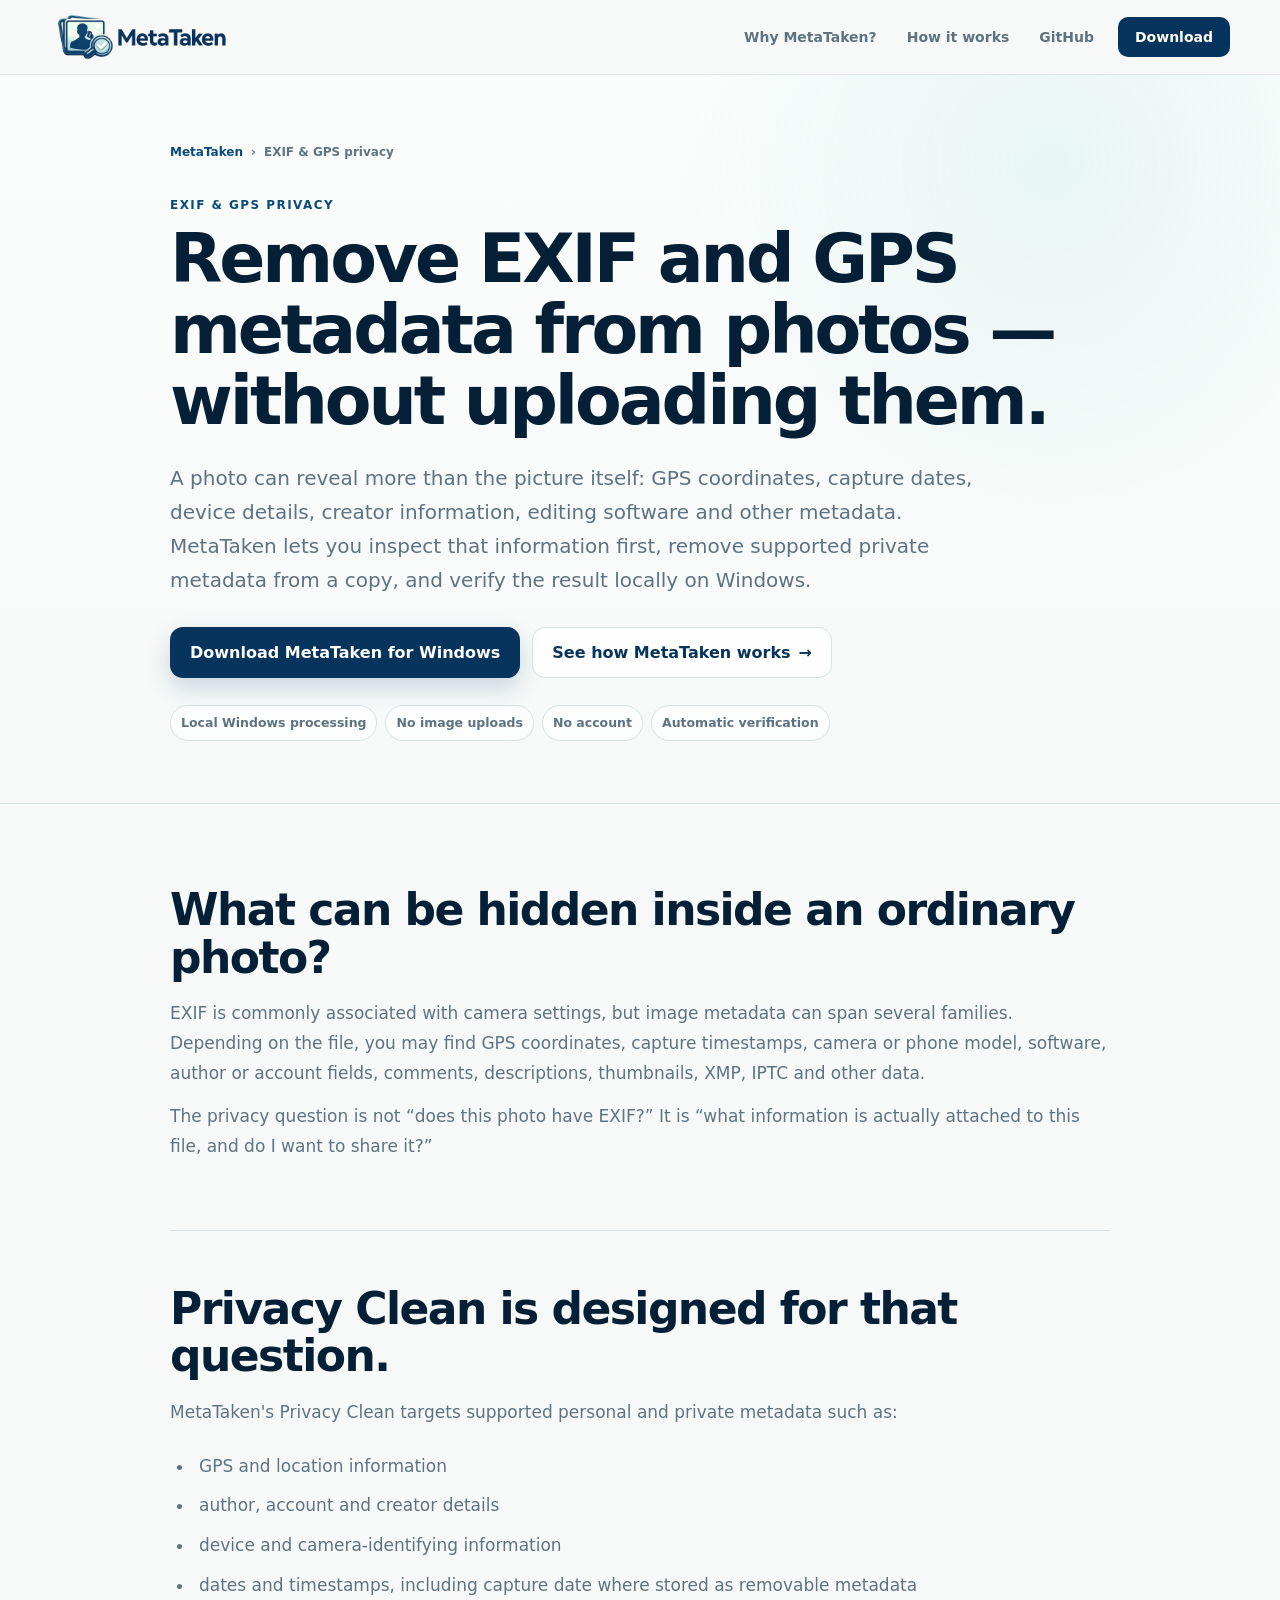
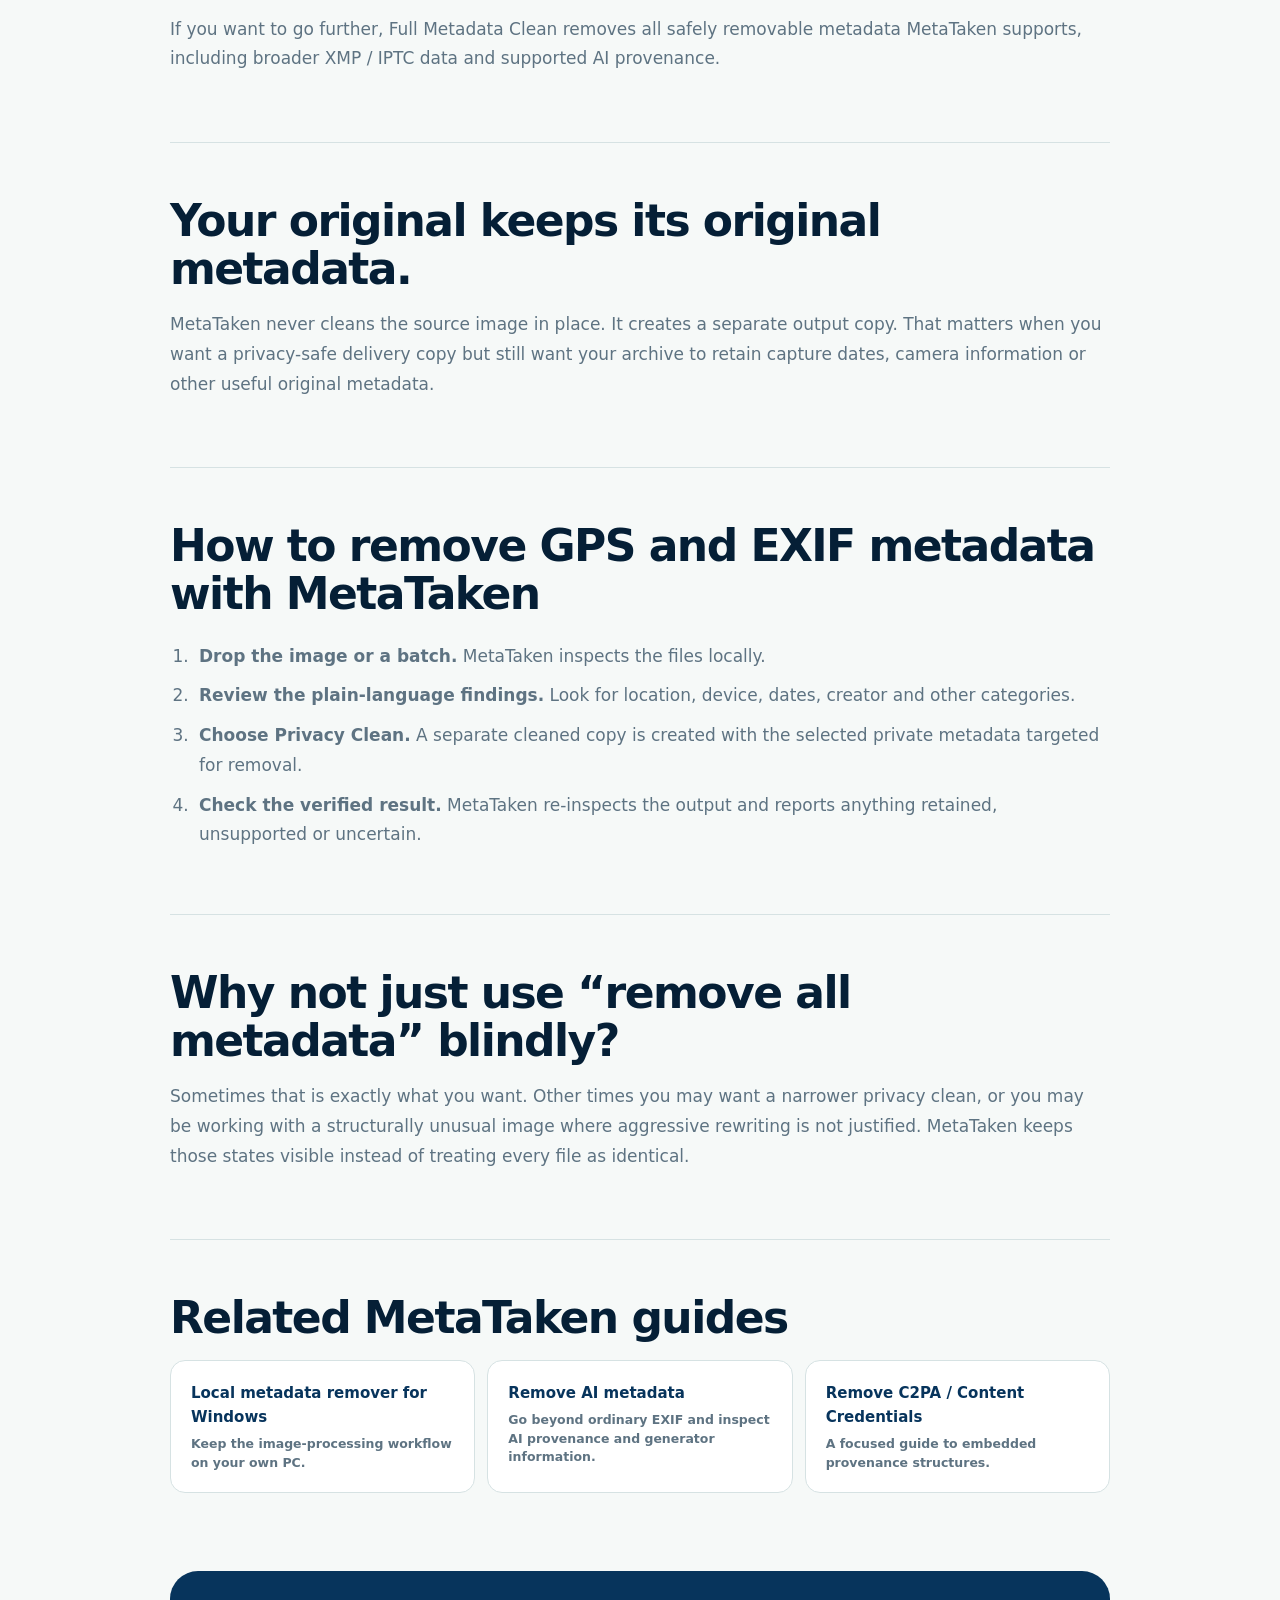
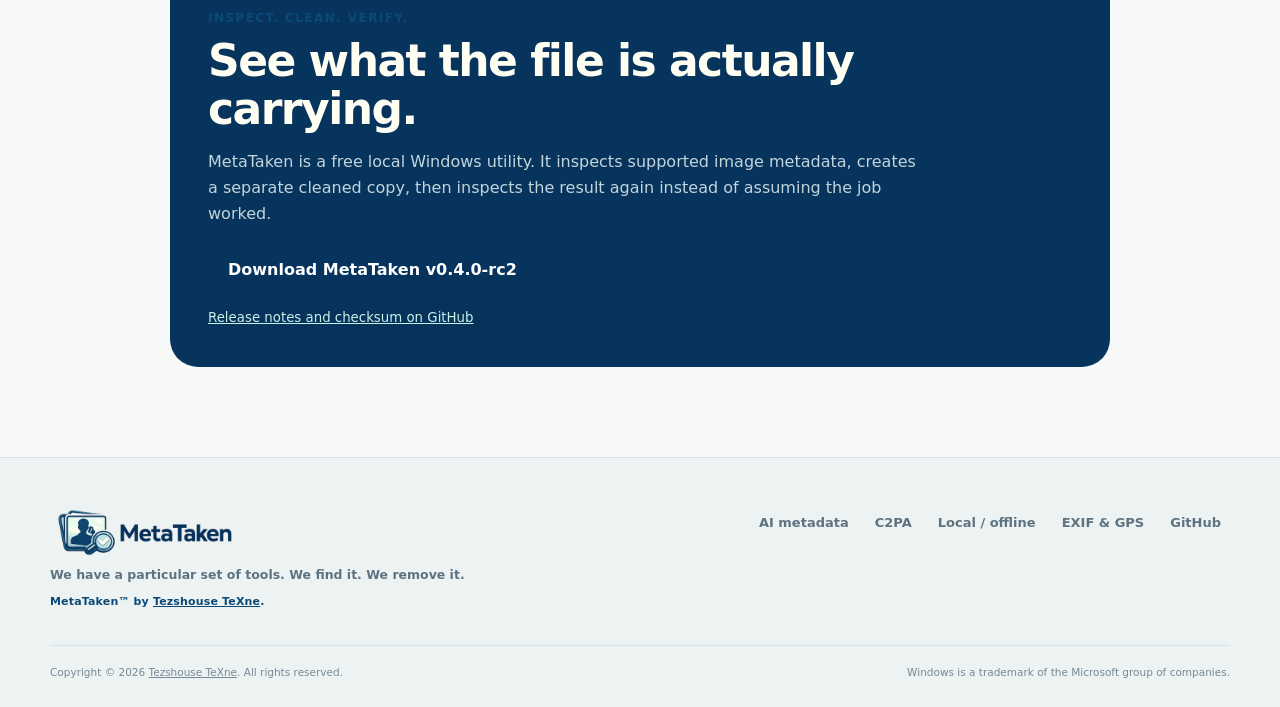
<file: remove-exif-gps-metadata/index.html>
<!doctype html>
<html lang="en-AU">
<head>
  <meta charset="utf-8">
  <meta name="viewport" content="width=device-width, initial-scale=1">
  <meta name="color-scheme" content="light dark">
  <meta name="theme-color" media="(prefers-color-scheme: light)" content="#f7faf9">
  <meta name="theme-color" media="(prefers-color-scheme: dark)" content="#071827">
  <meta name="description" content="Inspect and remove supported EXIF, GPS location, device, timestamp and creator metadata from photos locally on Windows. Clean a copy and verify it.">
  <meta name="robots" content="index,follow,max-image-preview:large,max-snippet:-1">
  <meta name="author" content="Tezshouse TeXne">
  <title>Remove EXIF & GPS Metadata from Photos on Windows | MetaTaken</title>
  <link rel="canonical" href="https://metataken.com/remove-exif-gps-metadata/">
  <link rel="icon" type="image/png" href="../assets/metataken-icon.png">
  <link rel="apple-touch-icon" href="../assets/metataken-icon.png">

  <meta property="og:type" content="article">
  <meta property="og:site_name" content="MetaTaken">
  <meta property="og:locale" content="en_AU">
  <meta property="og:url" content="https://metataken.com/remove-exif-gps-metadata/">
  <meta property="og:title" content="Remove EXIF & GPS Metadata from Photos on Windows | MetaTaken">
  <meta property="og:description" content="Inspect and remove supported EXIF, GPS location, device, timestamp and creator metadata from photos locally on Windows. Clean a copy and verify it.">
  <meta property="og:image" content="https://metataken.com/assets/metataken-app-light.webp">
  <meta property="og:image:alt" content="MetaTaken for Windows showing image metadata inspection, cleaning and verification.">

  <meta name="twitter:card" content="summary_large_image">
  <meta name="twitter:title" content="Remove EXIF & GPS Metadata from Photos on Windows | MetaTaken">
  <meta name="twitter:description" content="Inspect and remove supported EXIF, GPS location, device, timestamp and creator metadata from photos locally on Windows. Clean a copy and verify it.">
  <meta name="twitter:image" content="https://metataken.com/assets/metataken-app-light.webp">

  <script type="application/ld+json">
  {
    "@context": "https://schema.org",
    "@graph": [
      {
        "@type": "Article",
        "@id": "https://metataken.com/remove-exif-gps-metadata/#article",
        "headline": "Remove EXIF and GPS metadata from photos — without uploading them.",
        "description": "Inspect and remove supported EXIF, GPS location, device, timestamp and creator metadata from photos locally on Windows. Clean a copy and verify it.",
        "dateModified": "2026-09-27",
        "mainEntityOfPage": "https://metataken.com/remove-exif-gps-metadata/",
        "author": {
          "@type": "Organization",
          "name": "Tezshouse TeXne",
          "url": "https://tezshousetexne.com/"
        },
        "publisher": {
          "@type": "Organization",
          "name": "Tezshouse TeXne",
          "url": "https://tezshousetexne.com/"
        }
      },
      {
        "@type": "BreadcrumbList",
        "@id": "https://metataken.com/remove-exif-gps-metadata/#breadcrumb",
        "itemListElement": [
          {"@type":"ListItem","position":1,"name":"MetaTaken","item":"https://metataken.com/"},
          {"@type":"ListItem","position":2,"name":"Remove EXIF and GPS metadata from photos — without uploading them.","item":"https://metataken.com/remove-exif-gps-metadata/"}
        ]
      }
    ]
  }
  </script>
  <link rel="stylesheet" href="../styles.css">
</head>
<body>
  <a class="skip-link" href="#main">Skip to content</a>

  <header class="site-header">
    <div class="shell header-inner">
      <a class="brand" href="/" aria-label="MetaTaken home">
        <picture>
          <source media="(prefers-color-scheme: dark)" srcset="../assets/metataken-wordmark-dark.png">
          <img src="../assets/metataken-wordmark-light.png" alt="MetaTaken" width="1000" height="280">
        </picture>
      </a>
      <nav class="nav" aria-label="Main navigation">
        <a href="/#why">Why MetaTaken?</a>
        <a href="/#how-it-works">How it works</a>
        <a class="github-link" href="https://github.com/Tezshouse-TeXne/MetaTaken/releases/tag/v0.4.0-rc2">GitHub</a>
        <a class="nav-cta" href="https://github.com/Tezshouse-TeXne/MetaTaken/releases/download/v0.4.0-rc2/MetaTaken-v0.4.0-rc2-portable.zip">Download</a>
      </nav>
    </div>
  </header>

  <main id="main">
    <section class="guide-hero">
      <div class="shell guide-shell">
        <nav class="guide-breadcrumb" aria-label="Breadcrumb"><a href="/">MetaTaken</a><span>›</span><span>EXIF & GPS privacy</span></nav>
        <p class="eyebrow">EXIF & GPS privacy</p>
        <h1>Remove EXIF and GPS metadata from photos — without uploading them.</h1>
        <p class="guide-lede">A photo can reveal more than the picture itself: GPS coordinates, capture dates, device details, creator information, editing software and other metadata. MetaTaken lets you inspect that information first, remove supported private metadata from a copy, and verify the result locally on Windows.</p>
        <div class="guide-actions">
          <a class="button button-primary" href="https://github.com/Tezshouse-TeXne/MetaTaken/releases/download/v0.4.0-rc2/MetaTaken-v0.4.0-rc2-portable.zip">Download MetaTaken for Windows</a>
          <a class="button button-secondary" href="/#how-it-works">See how MetaTaken works <span aria-hidden="true">→</span></a>
        </div>
        <div class="trust-row" aria-label="MetaTaken privacy and workflow highlights">
          <span>Local Windows processing</span>
          <span>No image uploads</span>
          <span>No account</span>
          <span>Automatic verification</span>
        </div>
      </div>
    </section>

    <article class="guide-article">
      <div class="shell guide-shell">
        
        <section class="guide-section">
          <h2>What can be hidden inside an ordinary photo?</h2>
          <p>EXIF is commonly associated with camera settings, but image metadata can span several families. Depending on the file, you may find GPS coordinates, capture timestamps, camera or phone model, software, author or account fields, comments, descriptions, thumbnails, XMP, IPTC and other data.</p>
          <p>The privacy question is not “does this photo have EXIF?” It is “what information is actually attached to this file, and do I want to share it?”</p>
        </section>

        <section class="guide-section">
          <h2>Privacy Clean is designed for that question.</h2>
          <p>MetaTaken's Privacy Clean targets supported personal and private metadata such as:</p>
          <ul class="guide-list">
            <li>GPS and location information</li>
            <li>author, account and creator details</li>
            <li>device and camera-identifying information</li>
            <li>dates and timestamps, including capture date where stored as removable metadata</li>
          </ul>
          <p>If you want to go further, Full Metadata Clean removes all safely removable metadata MetaTaken supports, including broader XMP / IPTC data and supported AI provenance.</p>
        </section>

        <section class="guide-section">
          <h2>Your original keeps its original metadata.</h2>
          <p>MetaTaken never cleans the source image in place. It creates a separate output copy. That matters when you want a privacy-safe delivery copy but still want your archive to retain capture dates, camera information or other useful original metadata.</p>
        </section>

        <section class="guide-section">
          <h2>How to remove GPS and EXIF metadata with MetaTaken</h2>
          <ol class="guide-steps">
            <li><strong>Drop the image or a batch.</strong> MetaTaken inspects the files locally.</li>
            <li><strong>Review the plain-language findings.</strong> Look for location, device, dates, creator and other categories.</li>
            <li><strong>Choose Privacy Clean.</strong> A separate cleaned copy is created with the selected private metadata targeted for removal.</li>
            <li><strong>Check the verified result.</strong> MetaTaken re-inspects the output and reports anything retained, unsupported or uncertain.</li>
          </ol>
        </section>

        <section class="guide-section">
          <h2>Why not just use “remove all metadata” blindly?</h2>
          <p>Sometimes that is exactly what you want. Other times you may want a narrower privacy clean, or you may be working with a structurally unusual image where aggressive rewriting is not justified. MetaTaken keeps those states visible instead of treating every file as identical.</p>
        </section>
        
    <section class="guide-section guide-related-section">
      <h2>Related MetaTaken guides</h2>
      <div class="guide-related">
        <a href="/offline-image-metadata-remover/"><strong>Local metadata remover for Windows</strong><span>Keep the image-processing workflow on your own PC.</span></a>
        <a href="/remove-ai-metadata/"><strong>Remove AI metadata</strong><span>Go beyond ordinary EXIF and inspect AI provenance and generator information.</span></a>
        <a href="/remove-c2pa-content-credentials/"><strong>Remove C2PA / Content Credentials</strong><span>A focused guide to embedded provenance structures.</span></a>
      </div>
    </section>
        <section class="guide-download">
          <p class="eyebrow">Inspect. Clean. Verify.</p>
          <h2>See what the file is actually carrying.</h2>
          <p>MetaTaken is a free local Windows utility. It inspects supported image metadata, creates a separate cleaned copy, then inspects the result again instead of assuming the job worked.</p>
          <a class="button button-primary" href="https://github.com/Tezshouse-TeXne/MetaTaken/releases/download/v0.4.0-rc2/MetaTaken-v0.4.0-rc2-portable.zip">Download MetaTaken v0.4.0-rc2</a>
          <small><a href="https://github.com/Tezshouse-TeXne/MetaTaken/releases/tag/v0.4.0-rc2">Release notes and checksum on GitHub</a></small>
        </section>
      </div>
    </article>
  </main>

  <footer class="site-footer">
    <div class="shell footer-main">
      <div class="footer-brand">
        <picture>
          <source media="(prefers-color-scheme: dark)" srcset="../assets/metataken-wordmark-dark.png">
          <img src="../assets/metataken-wordmark-light.png" alt="MetaTaken" width="1000" height="280" loading="lazy" decoding="async">
        </picture>
        <p>We have a particular set of tools. We find it. We remove it.</p>
        <p class="footer-parent-brand">MetaTaken™ by <a href="https://tezshousetexne.com/">Tezshouse TeXne</a>.</p>
      </div>
      <div class="footer-links">
        <a href="/remove-ai-metadata/">AI metadata</a>
        <a href="/remove-c2pa-content-credentials/">C2PA</a>
        <a href="/offline-image-metadata-remover/">Local / offline</a>
        <a href="/remove-exif-gps-metadata/">EXIF &amp; GPS</a>
        <a href="https://github.com/Tezshouse-TeXne/MetaTaken/releases/tag/v0.4.0-rc2">GitHub</a>
      </div>
    </div>
    <div class="shell footer-legal">
      <p>Copyright © 2026 <a href="https://tezshousetexne.com/">Tezshouse TeXne</a>. All rights reserved.</p>
      <p>Windows is a trademark of the Microsoft group of companies.</p>
    </div>
  </footer>
</body>
</html>
</file>
<file: styles.css>
:root {
  --bg: #f6f9f8;
  --surface: #ffffff;
  --surface-soft: #eef5f4;
  --surface-strong: #e1efed;
  --navy: #07345c;
  --navy-deep: #051f36;
  --navy-mid: #0b4a78;
  --mint: #c9f0e9;
  --mint-strong: #8edbd2;
  --cream: #fffef2;
  --text: #10283a;
  --muted: #5e7382;
  --line: #d6e2e3;
  --success: #236a57;
  --success-soft: #e0f3ec;
  --warning: #8a6515;
  --warning-soft: #fff4d2;
  --danger: #8e3f43;
  --danger-soft: #fde9e9;
  --shadow: 0 28px 70px rgba(8, 38, 60, 0.12);
  --shadow-soft: 0 12px 34px rgba(8, 38, 60, 0.08);
  --radius-xl: 28px;
  --radius-lg: 20px;
  --radius-md: 14px;
  --shell: 1180px;
}

* { box-sizing: border-box; }
html { scroll-behavior: smooth; }
body {
  margin: 0;
  background: var(--bg);
  color: var(--text);
  font-family: Inter, ui-sans-serif, system-ui, -apple-system, BlinkMacSystemFont, "Segoe UI", sans-serif;
  font-size: 16px;
  line-height: 1.6;
  -webkit-font-smoothing: antialiased;
}
img { max-width: 100%; display: block; }
a { color: inherit; }
button, input, summary { font: inherit; }

.skip-link {
  position: fixed;
  left: 16px;
  top: -80px;
  z-index: 100;
  background: var(--navy);
  color: white;
  padding: 10px 14px;
  border-radius: 10px;
  text-decoration: none;
}
.skip-link:focus { top: 16px; }

.shell {
  width: min(calc(100% - 40px), var(--shell));
  margin: 0 auto;
}

.site-header {
  position: sticky;
  top: 0;
  z-index: 50;
  border-bottom: 1px solid rgba(214, 226, 227, 0.82);
  background: color-mix(in srgb, var(--bg) 88%, transparent);
  backdrop-filter: blur(18px);
}
.header-inner {
  min-height: 74px;
  display: flex;
  align-items: center;
  justify-content: space-between;
  gap: 28px;
}
.brand { display: inline-flex; align-items: center; flex: 0 0 auto; }
.brand img { width: 184px; height: auto; }
.nav { display: flex; align-items: center; gap: 6px; }
.nav a {
  padding: 9px 12px;
  border-radius: 10px;
  text-decoration: none;
  color: var(--muted);
  font-weight: 650;
  font-size: 14px;
}
.nav a:hover { color: var(--navy); background: var(--surface-soft); }
.nav .nav-cta {
  margin-left: 6px;
  color: var(--cream);
  background: var(--navy);
  padding-inline: 17px;
}
.nav .nav-cta:hover { color: white; background: var(--navy-mid); }
.hero {
  position: relative;
  overflow: hidden;
  padding: 82px 0 76px;
  background:
    radial-gradient(circle at 68% 20%, rgba(142, 219, 210, .18), transparent 34%),
    radial-gradient(circle at 8% 4%, rgba(71, 139, 178, .10), transparent 31%),
    linear-gradient(180deg, #fbfdfc 0%, var(--bg) 100%);
}
.hero::after {
  content: "";
  position: absolute;
  inset: 0;
  pointer-events: none;
  background-image:
    linear-gradient(rgba(7, 52, 92, .027) 1px, transparent 1px),
    linear-gradient(90deg, rgba(7, 52, 92, .027) 1px, transparent 1px);
  background-size: 44px 44px;
  mask-image: linear-gradient(to bottom, rgba(0,0,0,.42), transparent 82%);
}
.hero .shell { width: min(calc(100% - 40px), 1320px); }
.hero-grid {
  position: relative;
  z-index: 2;
  display: grid;
  grid-template-columns: minmax(0, .86fr) minmax(0, 1.14fr);
  gap: 46px;
  align-items: center;
}
.hero-brand-lockup { margin-bottom: 28px; }
.hero-logo { width: min(440px, 90%); height: auto; margin-bottom: 11px; }
.tagline {
  margin: 0 0 0 2px;
  font-weight: 700;
  color: var(--navy);
  letter-spacing: .01em;
}
.hero h1 {
  margin: 0;
  max-width: 760px;
  color: var(--navy-deep);
  font-size: clamp(46px, 5.3vw, 74px);
  line-height: 1.03;
  letter-spacing: -.045em;
  font-weight: 830;
}
.hero h1 span { color: var(--navy-mid); }
.hero-intro {
  margin: 26px 0 0;
  max-width: 690px;
  color: var(--muted);
  font-size: 19px;
  line-height: 1.65;
}
.hero-actions { display: flex; flex-wrap: wrap; gap: 12px; margin-top: 31px; }
.button {
  min-height: 48px;
  display: inline-flex;
  align-items: center;
  justify-content: center;
  gap: 8px;
  padding: 12px 19px;
  border: 1px solid transparent;
  border-radius: 13px;
  font-weight: 750;
  text-decoration: none;
  transition: transform .18s ease, box-shadow .18s ease, background .18s ease;
}
.button:hover { transform: translateY(-1px); }
.button-primary { background: var(--navy); color: white; box-shadow: 0 10px 25px rgba(7, 52, 92, .18); }
.button-primary:hover { background: var(--navy-mid); box-shadow: 0 14px 32px rgba(7, 52, 92, .23); }
.button-secondary { border-color: var(--line); background: rgba(255,255,255,.78); color: var(--navy); }
.button-secondary:hover { border-color: #b9ced0; background: var(--surface); }
.trust-row {
  margin-top: 27px;
  display: flex;
  flex-wrap: wrap;
  gap: 8px;
}
.trust-row span {
  color: var(--muted);
  background: rgba(255,255,255,.72);
  border: 1px solid var(--line);
  border-radius: 999px;
  padding: 7px 10px;
  font-size: 12.5px;
  font-weight: 700;
}

.app-screenshot {
  position: relative;
  margin: 0;
  min-width: 0;
}
.app-screenshot::before {
  content: "";
  position: absolute;
  inset: 7% 2% -2%;
  z-index: -1;
  border-radius: 34px;
  background: linear-gradient(145deg, rgba(142,219,210,.45), rgba(7,52,92,.14) 58%, transparent);
  filter: blur(30px);
  opacity: .72;
}
.app-screenshot picture { display: block; }
.app-screenshot img {
  width: 100%;
  height: auto;
  border: 1px solid rgba(122, 153, 166, .38);
  border-radius: 18px;
  box-shadow: 0 30px 70px rgba(8, 38, 60, .18);
}
.app-screenshot figcaption {
  margin-top: 10px;
  color: var(--muted);
  font-size: 11px;
  text-align: right;
}

.quick-proof { border-block: 1px solid var(--line); background: var(--surface); }
.proof-grid { display: grid; grid-template-columns: repeat(4, 1fr); }
.proof-grid div { position: relative; padding: 25px 24px; }
.proof-grid div + div { border-left: 1px solid var(--line); }
.proof-grid strong { display: block; color: var(--navy); font-size: 17px; }
.proof-grid span { display: block; margin-top: 3px; color: var(--muted); font-size: 13.5px; }

.section { padding: 100px 0; }
.section-heading { max-width: 780px; margin-bottom: 38px; }
.section-heading.centered { text-align: center; margin-inline: auto; }
.section-heading.narrow { max-width: 700px; }
.eyebrow { margin: 0 0 9px; color: var(--navy-mid); font-size: 12px; font-weight: 850; text-transform: uppercase; letter-spacing: .12em; }
h2 { margin: 0; color: var(--navy-deep); font-size: clamp(36px, 4vw, 54px); line-height: 1.08; letter-spacing: -.035em; }
.section-heading > p:last-child, .lead { color: var(--muted); font-size: 18px; }
.section-heading > p:last-child { margin: 16px 0 0; }

.steps { display: grid; grid-template-columns: repeat(4, 1fr); gap: 15px; }
.step-card { min-height: 250px; padding: 25px; border: 1px solid var(--line); border-radius: var(--radius-lg); background: var(--surface); box-shadow: var(--shadow-soft); }
.step-number { display: inline-flex; align-items: center; justify-content: center; min-width: 42px; height: 28px; border-radius: 999px; background: var(--surface-strong); color: var(--navy); font-weight: 850; font-size: 12px; }
.step-card h3 { margin: 46px 0 7px; color: var(--navy); font-size: 27px; letter-spacing: -.025em; }
.step-card p { margin: 0; color: var(--muted); font-size: 14px; }

.modes-section { background: var(--navy-deep); color: #eaf6f3; }
.modes-section .eyebrow { color: var(--mint-strong); }
.modes-section h2 { color: var(--cream); }
.modes-section .section-heading > p:last-child { color: #adc1cd; }
.mode-cards { display: grid; grid-template-columns: repeat(3, 1fr); gap: 17px; }
.mode-card { position: relative; min-height: 330px; padding: 28px; border: 1px solid rgba(201, 240, 233, .18); border-radius: var(--radius-lg); background: rgba(255,255,255,.055); }
.mode-card.featured { background: linear-gradient(180deg, rgba(201,240,233,.15), rgba(255,255,255,.055)); border-color: rgba(142,219,210,.5); }
.mode-kicker { color: var(--mint-strong); font-size: 11px; font-weight: 850; letter-spacing: .12em; }
.mode-card h3 { margin: 18px 0 8px; color: var(--cream); font-size: 27px; }
.mode-card p { color: #b7c9d2; font-size: 14px; }
.mode-card ul { margin: 28px 0 0; padding: 0; list-style: none; display: grid; gap: 9px; }
.mode-card li { position: relative; padding-left: 18px; color: #e1eeec; font-size: 13.5px; }
.mode-card li::before { content: "✓"; position: absolute; left: 0; color: var(--mint-strong); font-weight: 850; }

.honesty-section { background: #eef4f4; }
.honesty-grid { display: grid; grid-template-columns: 1fr .92fr; gap: 72px; align-items: center; }
.honesty-grid h2 { margin-bottom: 18px; }
.honesty-grid p { color: var(--muted); }
.status-board { overflow: hidden; border: 1px solid var(--line); border-radius: var(--radius-xl); background: var(--surface); box-shadow: var(--shadow-soft); }
.status-line { display: flex; align-items: center; gap: 14px; padding: 18px 20px; }
.status-line + .status-line { border-top: 1px solid var(--line); }
.status-line > span { width: 35px; height: 35px; display: grid; place-items: center; border-radius: 50%; font-weight: 900; }
.status-line div { display: flex; flex-direction: column; }
.status-line strong { font-size: 14px; }
.status-line small { color: var(--muted); font-size: 12px; }
.status-clean > span { background: var(--success-soft); color: var(--success); }
.status-none > span { background: var(--surface-soft); color: var(--muted); }
.status-review-line > span { background: var(--warning-soft); color: var(--warning); }
.status-failed > span { background: var(--danger-soft); color: var(--danger); }

.verification-card { padding: 42px; border-radius: var(--radius-xl); background: var(--navy); color: white; }
.verification-card-wide { display: grid; grid-template-columns: minmax(0, 1.25fr) minmax(300px, .75fr); gap: 54px; align-items: center; }
.verification-card .eyebrow { color: var(--mint-strong); }
.verification-card h2 { color: var(--cream); }
.verification-copy > p:not(.eyebrow) { margin-bottom: 0; color: #c2d4dc; }
.verify-points { margin: 0; display: grid; gap: 11px; padding: 24px; border: 1px solid rgba(201,240,233,.18); border-radius: var(--radius-lg); background: rgba(255,255,255,.06); }
.verify-points span { display: flex; gap: 10px; align-items: center; color: #edf7f5; }
.verify-points b { color: var(--mint-strong); }

.metadata-section { background: var(--surface); }
.chip-grid { display: flex; flex-wrap: wrap; justify-content: center; gap: 10px; }
.chip-grid span { padding: 11px 15px; border: 1px solid var(--line); border-radius: 999px; background: var(--bg); color: var(--navy); font-weight: 700; font-size: 13px; }

.formats-grid { display: grid; grid-template-columns: .9fr 1.1fr; gap: 70px; align-items: center; }
.formats-grid h2 { margin-top: 6px; }
.formats-grid > div:first-child > p:last-child { color: var(--muted); }
.format-chips { display: grid; grid-template-columns: repeat(2, 1fr); gap: 10px; }
.format-chips span { padding: 15px 17px; border: 1px solid var(--line); border-radius: 14px; background: var(--surface); color: var(--navy); font-weight: 800; text-align: center; box-shadow: 0 6px 16px rgba(8,38,60,.04); }
.format-note { margin: 14px 0 0; color: var(--muted); font-size: 12px; }
.format-note-future { margin-top: 8px; font-weight: 650; }

.privacy-section { background: linear-gradient(180deg, var(--surface-soft), #e7f2f0); }
.privacy-grid { display: grid; grid-template-columns: 260px 1fr; gap: 64px; align-items: center; }
.privacy-icon { width: 230px; height: 230px; display: grid; place-items: center; overflow: hidden; border-radius: 42px; background: rgba(255,255,255,.65); border: 1px solid rgba(255,255,255,.8); box-shadow: var(--shadow-soft); }
.privacy-icon img { width: 190px; height: auto; object-fit: contain; }
.privacy-grid h2 { margin-bottom: 17px; }
.privacy-grid .lead { max-width: 750px; }
.privacy-points { display: flex; flex-wrap: wrap; gap: 9px; margin: 27px 0 18px; }
.privacy-points span { padding: 9px 12px; border-radius: 999px; background: var(--surface); border: 1px solid #c7ddda; color: var(--navy); font-weight: 750; font-size: 12.5px; }
.privacy-note { max-width: 780px; color: var(--muted); font-size: 12.5px; }

.watermark-section { padding-top: 70px; }
.watermark-card { display: grid; grid-template-columns: 1fr 420px; gap: 55px; align-items: center; padding: 42px; border: 1px solid var(--line); border-radius: var(--radius-xl); background: var(--surface); box-shadow: var(--shadow-soft); }
.watermark-card h2 { font-size: clamp(34px, 3.8vw, 48px); }
.watermark-card p:not(.eyebrow) { color: var(--muted); }
.synthid-card { padding: 25px; border-radius: var(--radius-lg); background: var(--navy-deep); color: white; }
.synthid-card span { color: var(--mint-strong); font-size: 11px; font-weight: 850; text-transform: uppercase; letter-spacing: .1em; }
.synthid-card strong { display: block; margin: 9px 0 5px; color: var(--cream); font-size: 20px; line-height: 1.25; }
.synthid-card small { color: #afc3cd; }

.download-section { padding-top: 34px; }
.download-card { position: relative; overflow: hidden; display: grid; grid-template-columns: 1fr auto; gap: 40px; align-items: center; padding: 46px; border: 1px solid #d6e2e3; border-radius: var(--radius-xl); background: #ffffff; color: #10283a; box-shadow: 0 20px 52px rgba(4, 28, 47, .16); }
.download-card::before { content: ""; position: absolute; width: 380px; height: 380px; right: -130px; top: -240px; border-radius: 50%; background: rgba(142,219,210,.24); }
.download-card h2 { color: #051f36; }
.download-card p:not(.eyebrow) { max-width: 690px; color: #425f72; }
.download-card .eyebrow { color: #0b4a78; }
.download-actions { position: relative; min-width: 240px; display: flex; flex-direction: column; align-items: stretch; gap: 9px; text-align: center; }
.release-badge { color: #07345c; font-size: 11.5px; font-weight: 850; }
.download-actions small { color: #5e7382; font-size: 10.5px; }
.download-card .button-primary,
.download-card .button-primary:hover { background: #07345c; color: #ffffff; box-shadow: 0 10px 25px rgba(7, 52, 92, .18); }
.faq-section { background: var(--surface); }
.faq-grid { display: grid; grid-template-columns: 260px 1fr; gap: 70px; align-items: start; }
.faq-list { border-top: 1px solid var(--line); }
details { border-bottom: 1px solid var(--line); }
summary { position: relative; cursor: pointer; list-style: none; padding: 20px 42px 20px 0; color: var(--navy-deep); font-weight: 780; }
summary::-webkit-details-marker { display: none; }
summary::after { content: "+"; position: absolute; right: 5px; top: 18px; color: var(--navy-mid); font-size: 22px; font-weight: 500; }
details[open] summary::after { content: "–"; }
details p { margin: -3px 42px 20px 0; color: var(--muted); font-size: 14px; }

.site-footer { padding: 48px 0 26px; border-top: 1px solid var(--line); background: #edf3f2; }
.footer-main { display: flex; justify-content: space-between; gap: 42px; align-items: flex-start; }
.footer-brand img { width: 190px; height: auto; }
.footer-brand p { margin: 6px 0 0; color: var(--muted); font-size: 12.5px; font-weight: 650; }
.footer-brand .footer-parent-brand { margin-top: 8px; color: var(--navy-mid); font-size: 11px; font-weight: 750; letter-spacing: .015em; }
.footer-links { display: flex; flex-wrap: wrap; gap: 8px; }
.footer-links a { padding: 7px 9px; color: var(--muted); text-decoration: none; font-size: 13px; font-weight: 700; }
.footer-links a:hover { color: var(--navy); }
.footer-legal { margin-top: 35px; padding-top: 18px; border-top: 1px solid var(--line); display: flex; justify-content: space-between; gap: 24px; color: #768996; font-size: 10.5px; }
.footer-legal p { margin: 0; }
.anchor-target { display: block; height: 1px; }

@media (prefers-color-scheme: dark) {
  :root {
    --bg: #071827;
    --surface: #0b2234;
    --surface-soft: #0e293d;
    --surface-strong: #12364d;
    --navy: #dff7f0;
    --navy-deep: #fffef2;
    --navy-mid: #9de0d7;
    --text: #e9f2f3;
    --muted: #a7bac5;
    --line: #1f3d50;
    --success: #8ed9bf;
    --success-soft: #113c34;
    --warning: #f0ca6d;
    --warning-soft: #473815;
    --danger: #f0a5a8;
    --danger-soft: #4a252b;
    --shadow: 0 30px 80px rgba(0,0,0,.28);
    --shadow-soft: 0 12px 34px rgba(0,0,0,.20);
  }
  .site-header { background: color-mix(in srgb, #071827 88%, transparent); border-color: var(--line); }
  .nav a:hover { color: var(--cream); }
  .nav .nav-cta { color: #06253a; background: var(--mint-strong); }
  .nav .nav-cta:hover { color: #06253a; background: var(--mint); }
  .hero { background: radial-gradient(circle at 70% 20%, rgba(142,219,210,.12), transparent 33%), linear-gradient(180deg, #071827 0%, #081b2b 100%); }
  .hero::after { background-image: linear-gradient(rgba(201,240,233,.03) 1px, transparent 1px), linear-gradient(90deg, rgba(201,240,233,.03) 1px, transparent 1px); }
  .tagline { color: var(--mint); }
  .hero-intro { color: #afc3ce; }
  .button-primary { background: var(--mint-strong); color: #06253a; }
  .button-primary:hover { background: var(--mint); }
  .button-secondary { background: rgba(255,255,255,.035); border-color: var(--line); color: var(--cream); }
  .button-secondary:hover { background: rgba(255,255,255,.07); }
  .trust-row span { background: rgba(255,255,255,.035); border-color: var(--line); }
  .app-screenshot img { border-color: rgba(142,219,210,.20); box-shadow: 0 30px 76px rgba(0,0,0,.34); }
  .quick-proof { background: #091e2f; }
  .modes-section { background: #041421; }
  .honesty-section { background: #091e2f; }
  .verification-card { background: #0a3554; }
  .metadata-section { background: #081b2b; }
  .format-chips span { box-shadow: none; }
  .privacy-section { background: linear-gradient(180deg, #0b2435, #0b2937); }
  .privacy-icon { background: rgba(255,255,255,.035); border-color: #214356; }
  .chip-grid span { background: #0b2234; }
  .watermark-card { background: #0b2234; }
  .synthid-card { background: #041421; }
  .faq-section { background: #081b2b; }
  .site-footer { background: #061522; }
}

@media (max-width: 980px) {
  .nav a:not(.nav-cta) { display: none; }
  .hero { padding-top: 66px; }
  .hero-grid { grid-template-columns: 1fr; gap: 48px; }
  .app-screenshot { max-width: 820px; margin-inline: auto; }
  .proof-grid { grid-template-columns: repeat(2, 1fr); }
  .proof-grid div:nth-child(3) { border-left: 0; border-top: 1px solid var(--line); }
  .proof-grid div:nth-child(4) { border-top: 1px solid var(--line); }
  .steps { grid-template-columns: repeat(2, 1fr); }
  .mode-cards { grid-template-columns: 1fr; }
  .mode-card { min-height: 0; }
  .honesty-grid, .formats-grid { grid-template-columns: 1fr; gap: 36px; }
  .verification-card-wide { grid-template-columns: 1fr; gap: 30px; }
  .privacy-grid { grid-template-columns: 190px 1fr; gap: 38px; }
  .privacy-icon { width: 180px; height: 180px; border-radius: 32px; }
  .privacy-icon img { width: 150px; }
  .watermark-card { grid-template-columns: 1fr; }
  .download-card { grid-template-columns: 1fr; }
  .download-actions { align-items: flex-start; text-align: left; }
  .faq-grid { grid-template-columns: 1fr; gap: 14px; }
  .faq-grid .section-heading { margin-bottom: 10px; }
}

@media (max-width: 680px) {
  .shell { width: min(calc(100% - 28px), var(--shell)); }
  .hero .shell { width: min(calc(100% - 28px), 1320px); }
  .site-header { position: relative; }
  .header-inner { min-height: 68px; }
  .brand img { width: 158px; }
  .nav .nav-cta { padding: 8px 13px; font-size: 12px; }
  .hero { padding: 48px 0 50px; }
  .hero-logo { width: 325px; }
  .tagline { font-size: 13px; line-height: 1.45; }
  .hero h1 { margin-top: 28px; font-size: clamp(40px, 12vw, 58px); }
  .hero-intro { font-size: 16.5px; }
  .hero-actions { display: grid; grid-template-columns: 1fr; }
  .button { width: 100%; }
  .trust-row { gap: 6px; }
  .trust-row span { font-size: 11px; }
  .app-screenshot img { border-radius: 12px; }
  .app-screenshot figcaption { font-size: 10px; text-align: left; }
  .proof-grid { grid-template-columns: 1fr; }
  .proof-grid div + div { border-left: 0; border-top: 1px solid var(--line); }
  .section { padding: 72px 0; }
  .steps { grid-template-columns: 1fr; }
  .step-card { min-height: 210px; }
  .step-card h3 { margin-top: 34px; }
  .verification-card, .watermark-card, .download-card { padding: 28px; border-radius: 22px; }
  .format-chips { grid-template-columns: 1fr; }
  .privacy-grid { grid-template-columns: 1fr; gap: 28px; }
  .privacy-icon { width: 132px; height: 132px; margin-inline: auto; border-radius: 28px; }
  .privacy-icon img { width: 108px; height: 108px; object-fit: contain; position: static; transform: none; margin: 0; }
  .privacy-grid > div:last-child { min-width: 0; }
  .footer-main { flex-direction: column; }
  .footer-legal { flex-direction: column; gap: 6px; }
}

@media (prefers-reduced-motion: reduce) {
  html { scroll-behavior: auto; }
  *, *::before, *::after { transition-duration: .001ms !important; animation-duration: .001ms !important; animation-iteration-count: 1 !important; }
}


/* Search-focused guide pages */
.guide-links-section { background: var(--surface-soft); }
.guide-link-grid {
  display: grid;
  grid-template-columns: repeat(2, minmax(0, 1fr));
  gap: 14px;
}
.guide-link-grid a {
  display: flex;
  flex-direction: column;
  gap: 7px;
  min-height: 150px;
  padding: 23px;
  border: 1px solid var(--line);
  border-radius: var(--radius-lg);
  background: var(--surface);
  color: var(--navy);
  text-decoration: none;
  box-shadow: var(--shadow-soft);
}
.guide-link-grid a:last-child { grid-column: 1 / -1; min-height: 0; }
.guide-link-grid a:hover { border-color: #9abfc1; transform: translateY(-1px); }
.guide-link-grid strong { font-size: 19px; letter-spacing: -.015em; }
.guide-link-grid span { color: var(--muted); font-size: 13.5px; line-height: 1.55; }

.guide-hero {
  padding: 68px 0 62px;
  background:
    radial-gradient(circle at 82% 12%, rgba(142, 219, 210, .18), transparent 30%),
    linear-gradient(180deg, #fbfdfc 0%, var(--bg) 100%);
  border-bottom: 1px solid var(--line);
}
.guide-shell { max-width: 940px; }
.guide-breadcrumb {
  display: flex;
  flex-wrap: wrap;
  gap: 8px;
  margin-bottom: 34px;
  color: var(--muted);
  font-size: 12px;
  font-weight: 700;
}
.guide-breadcrumb a { color: var(--navy-mid); text-decoration: none; }
.guide-hero h1 {
  margin: 0;
  max-width: 900px;
  color: var(--navy-deep);
  font-size: clamp(42px, 6vw, 68px);
  line-height: 1.04;
  letter-spacing: -.045em;
}
.guide-lede {
  max-width: 840px;
  margin: 24px 0 0;
  color: var(--muted);
  font-size: 20px;
  line-height: 1.7;
}
.guide-actions { display: flex; flex-wrap: wrap; gap: 12px; margin-top: 30px; }
.guide-article { padding: 28px 0 90px; background: var(--bg); }
.guide-section {
  padding: 54px 0;
  border-bottom: 1px solid var(--line);
}
.guide-section h2 {
  margin-bottom: 18px;
  font-size: clamp(30px, 4vw, 44px);
}
.guide-section h3 { color: var(--navy); }
.guide-section p,
.guide-section li {
  color: var(--muted);
  font-size: 17px;
  line-height: 1.75;
}
.guide-section p { margin: 14px 0; }
.guide-section a { color: var(--navy-mid); font-weight: 700; }
.guide-grid {
  display: grid;
  grid-template-columns: repeat(2, minmax(0, 1fr));
  gap: 14px;
  margin-top: 26px;
}
.guide-grid > div {
  padding: 22px;
  border: 1px solid var(--line);
  border-radius: 16px;
  background: var(--surface);
}
.guide-grid strong {
  display: block;
  margin-bottom: 7px;
  color: var(--navy);
  font-size: 17px;
}
.guide-grid span { display: block; color: var(--muted); font-size: 14px; line-height: 1.6; }
.guide-steps,
.guide-list { margin: 24px 0 0; padding-left: 24px; }
.guide-steps li,
.guide-list li { margin: 10px 0; padding-left: 5px; }
.guide-note {
  margin-top: 28px;
  padding: 19px 21px;
  border-left: 4px solid var(--mint-strong);
  border-radius: 0 14px 14px 0;
  background: var(--surface);
  color: var(--muted);
  line-height: 1.65;
}
.guide-note strong { color: var(--navy); }
.guide-status {
  margin-top: 24px;
  padding: 24px;
  border-radius: var(--radius-lg);
  background: var(--navy-deep);
  color: white;
}
.guide-status span {
  display: block;
  color: var(--mint-strong);
  font-size: 11px;
  font-weight: 850;
  text-transform: uppercase;
  letter-spacing: .1em;
}
.guide-status strong { display: block; margin: 8px 0 5px; color: var(--cream); font-size: 22px; }
.guide-status small { color: #afc3cd; }
.guide-layer-list { display: grid; gap: 12px; margin-top: 28px; }
.guide-layer-list > div {
  display: grid;
  grid-template-columns: 52px 1fr;
  gap: 16px;
  padding: 22px;
  border: 1px solid var(--line);
  border-radius: 16px;
  background: var(--surface);
}
.guide-layer-list > div > span {
  width: 42px;
  height: 30px;
  display: grid;
  place-items: center;
  border-radius: 999px;
  background: var(--surface-strong);
  color: var(--navy);
  font-size: 12px;
  font-weight: 850;
}
.guide-layer-list strong { color: var(--navy); font-size: 18px; }
.guide-layer-list p { margin: 5px 0 0; font-size: 14.5px; }
.guide-do-dont {
  display: grid;
  grid-template-columns: 1fr 1fr;
  gap: 14px;
  margin: 24px 0;
}
.guide-do-dont > div {
  padding: 22px;
  border: 1px solid var(--line);
  border-radius: 16px;
  background: var(--surface);
}
.guide-do strong { color: var(--success); }
.guide-dont strong { color: var(--warning); }
.guide-do-dont p { margin-bottom: 0; font-size: 14.5px; }
.guide-related-section { border-bottom: 0; }
.guide-related {
  display: grid;
  grid-template-columns: repeat(3, 1fr);
  gap: 12px;
}
.guide-related a {
  display: flex;
  flex-direction: column;
  gap: 6px;
  padding: 20px;
  border: 1px solid var(--line);
  border-radius: 15px;
  background: var(--surface);
  text-decoration: none;
}
.guide-related strong { color: var(--navy); font-size: 15px; }
.guide-related span { color: var(--muted); font-size: 12.5px; line-height: 1.5; }
.guide-download {
  margin-top: 24px;
  padding: 38px;
  border-radius: var(--radius-xl);
  background: var(--navy);
  color: white;
}
.guide-download h2 { color: var(--cream); font-size: clamp(31px, 4vw, 44px); }
.guide-download > p:not(.eyebrow) { max-width: 720px; color: #c2d4dc; font-size: 16px; line-height: 1.65; }
.guide-download small { display: block; margin-top: 12px; }
.guide-download small a { color: var(--mint); }

@media (prefers-color-scheme: dark) {
  .guide-hero {
    background:
      radial-gradient(circle at 82% 12%, rgba(142,219,210,.12), transparent 30%),
      linear-gradient(180deg, #071827 0%, #081b2b 100%);
  }
  .guide-link-grid a:hover { border-color: #42718a; }
}

@media (max-width: 760px) {
  .guide-link-grid,
  .guide-grid,
  .guide-do-dont,
  .guide-related { grid-template-columns: 1fr; }
  .guide-link-grid a:last-child { grid-column: auto; }
  .guide-hero { padding: 48px 0 44px; }
  .guide-hero h1 { font-size: clamp(39px, 11vw, 55px); }
  .guide-lede { font-size: 17px; }
  .guide-actions { display: grid; grid-template-columns: 1fr; }
  .guide-layer-list > div { grid-template-columns: 1fr; }
  .guide-download { padding: 28px; }
}
</file>
